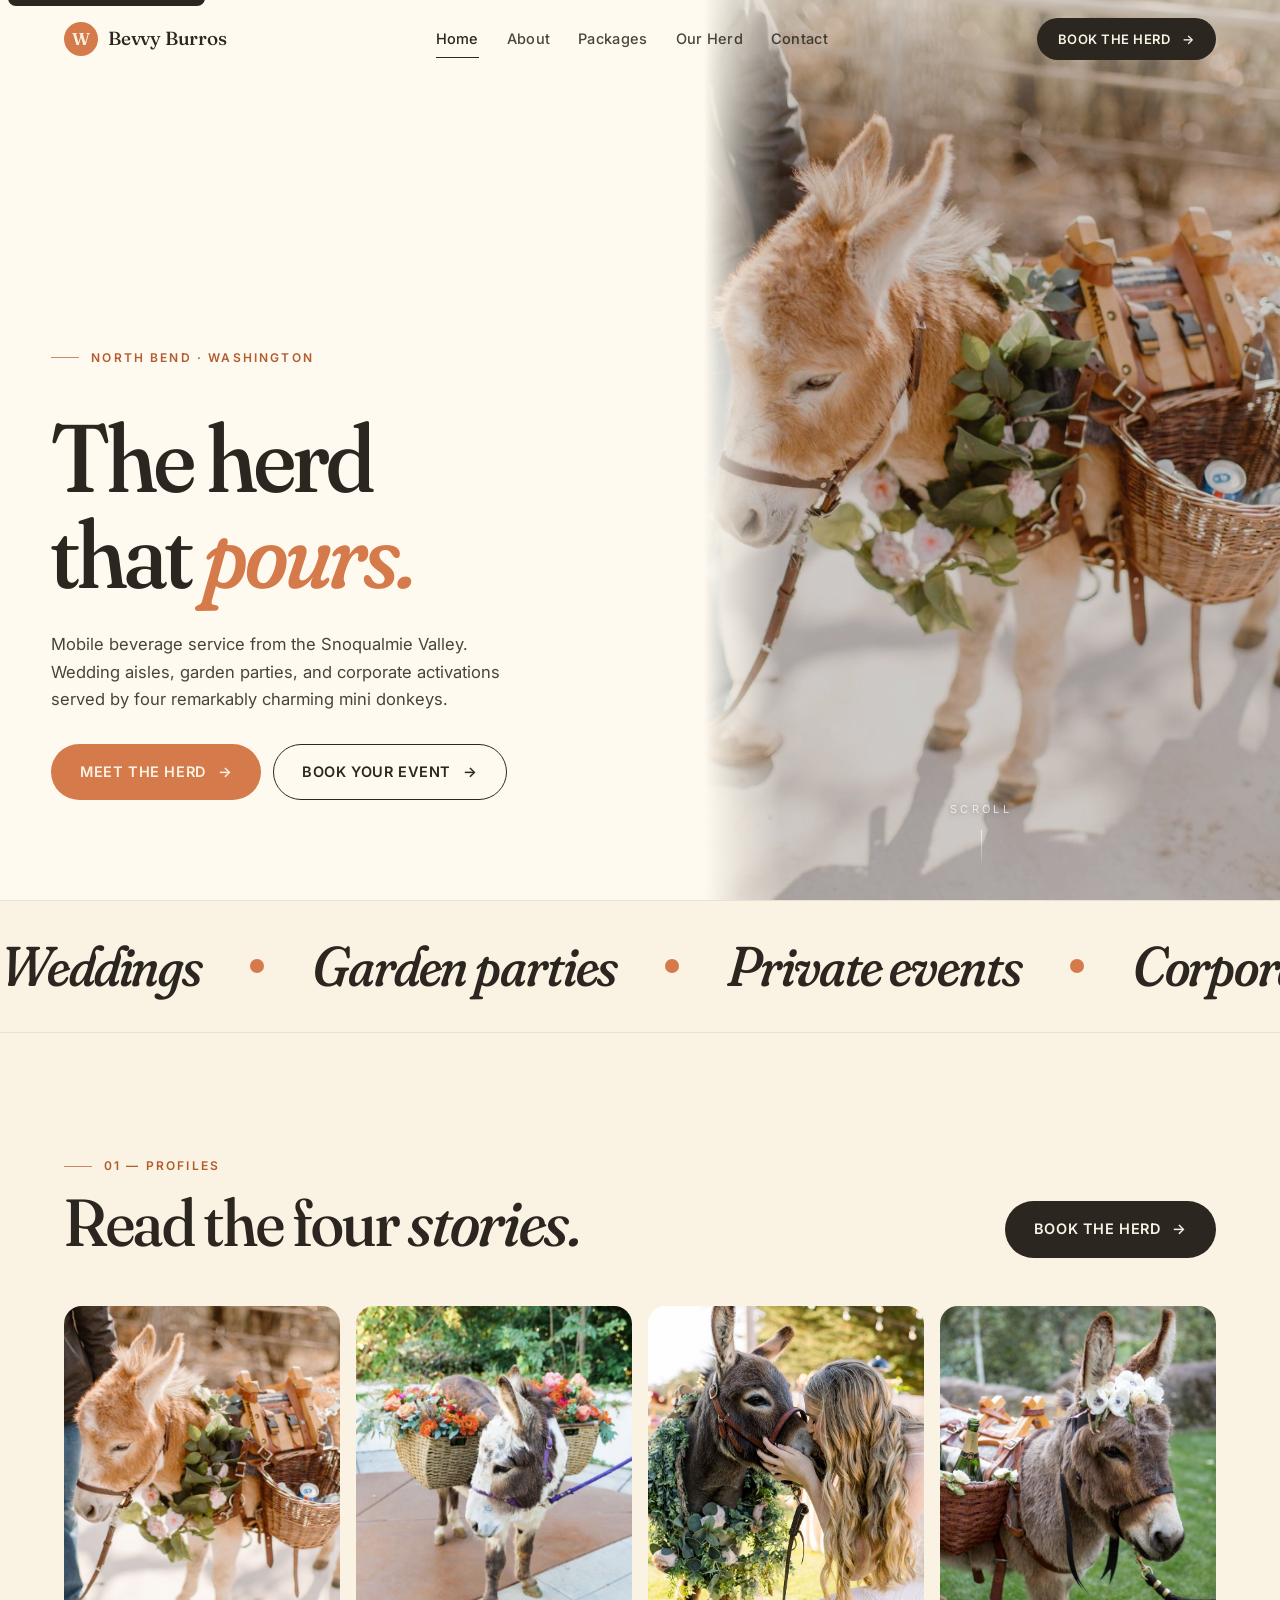
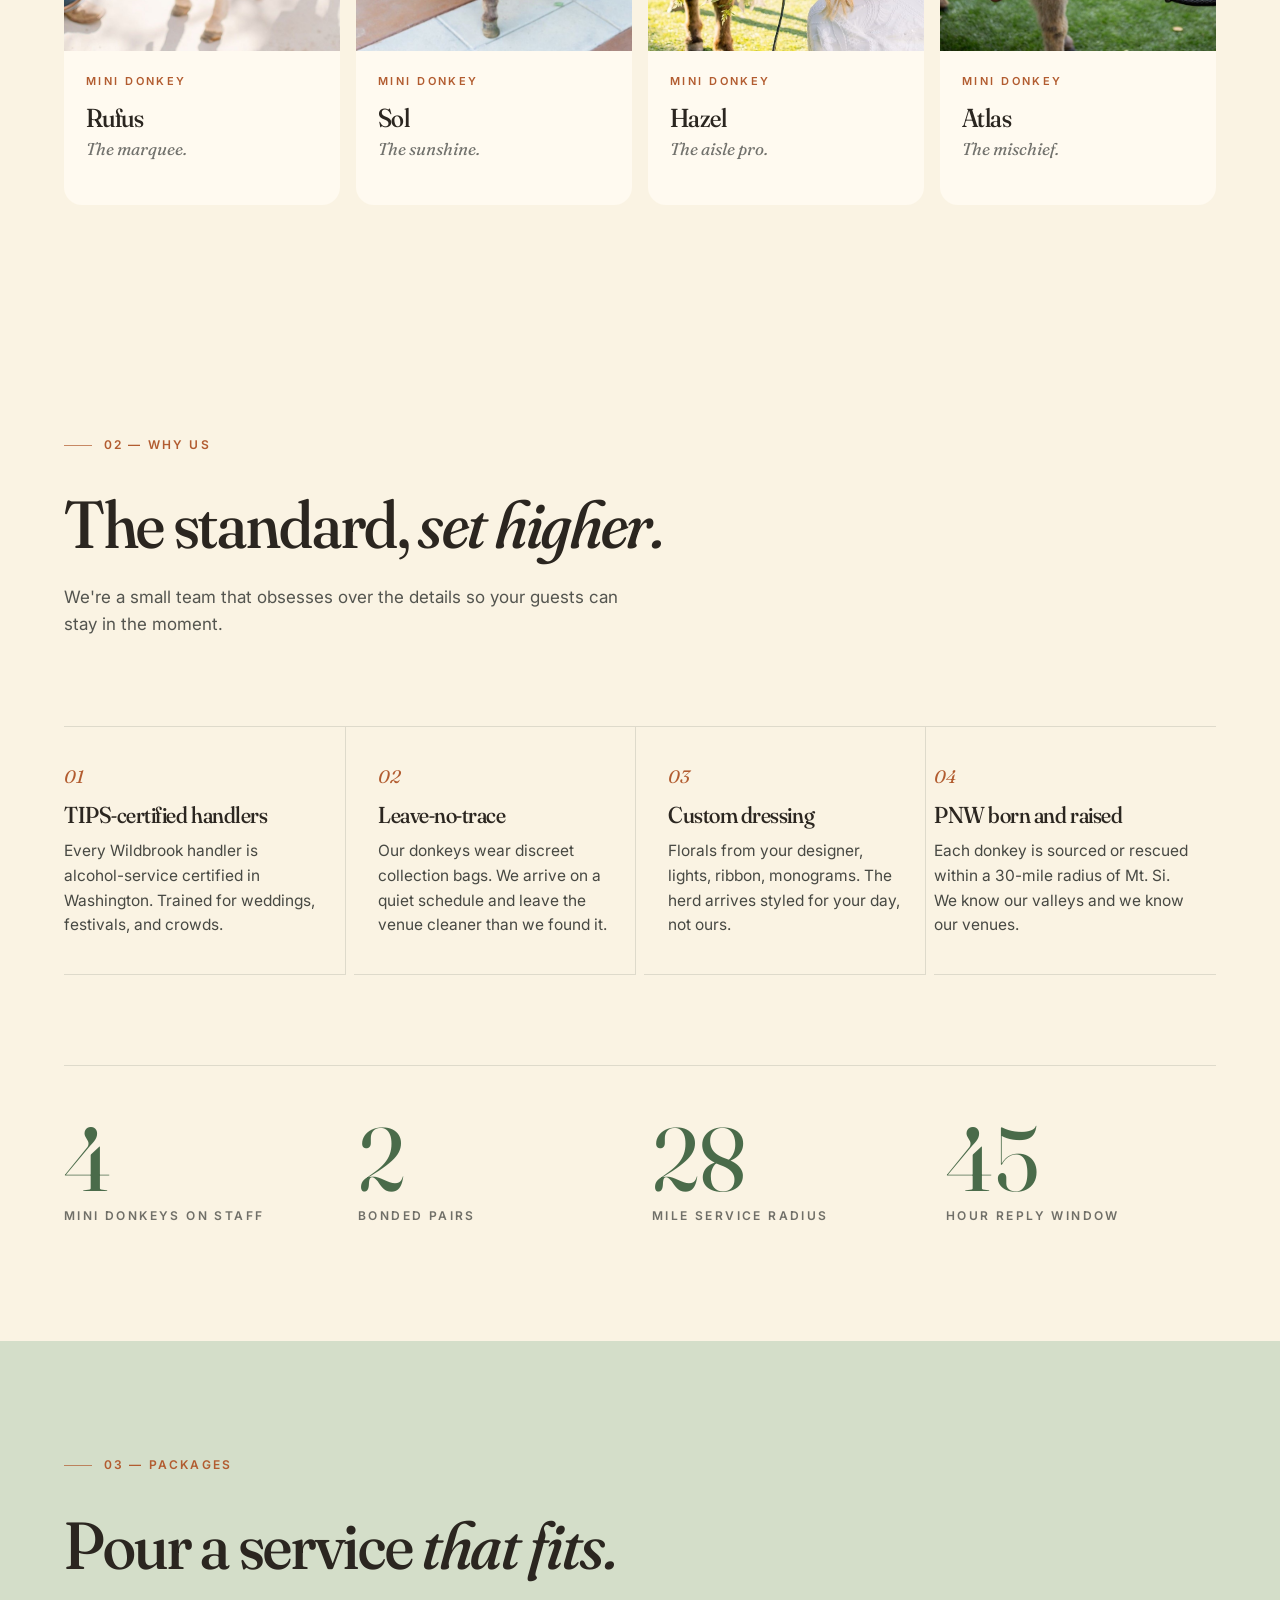
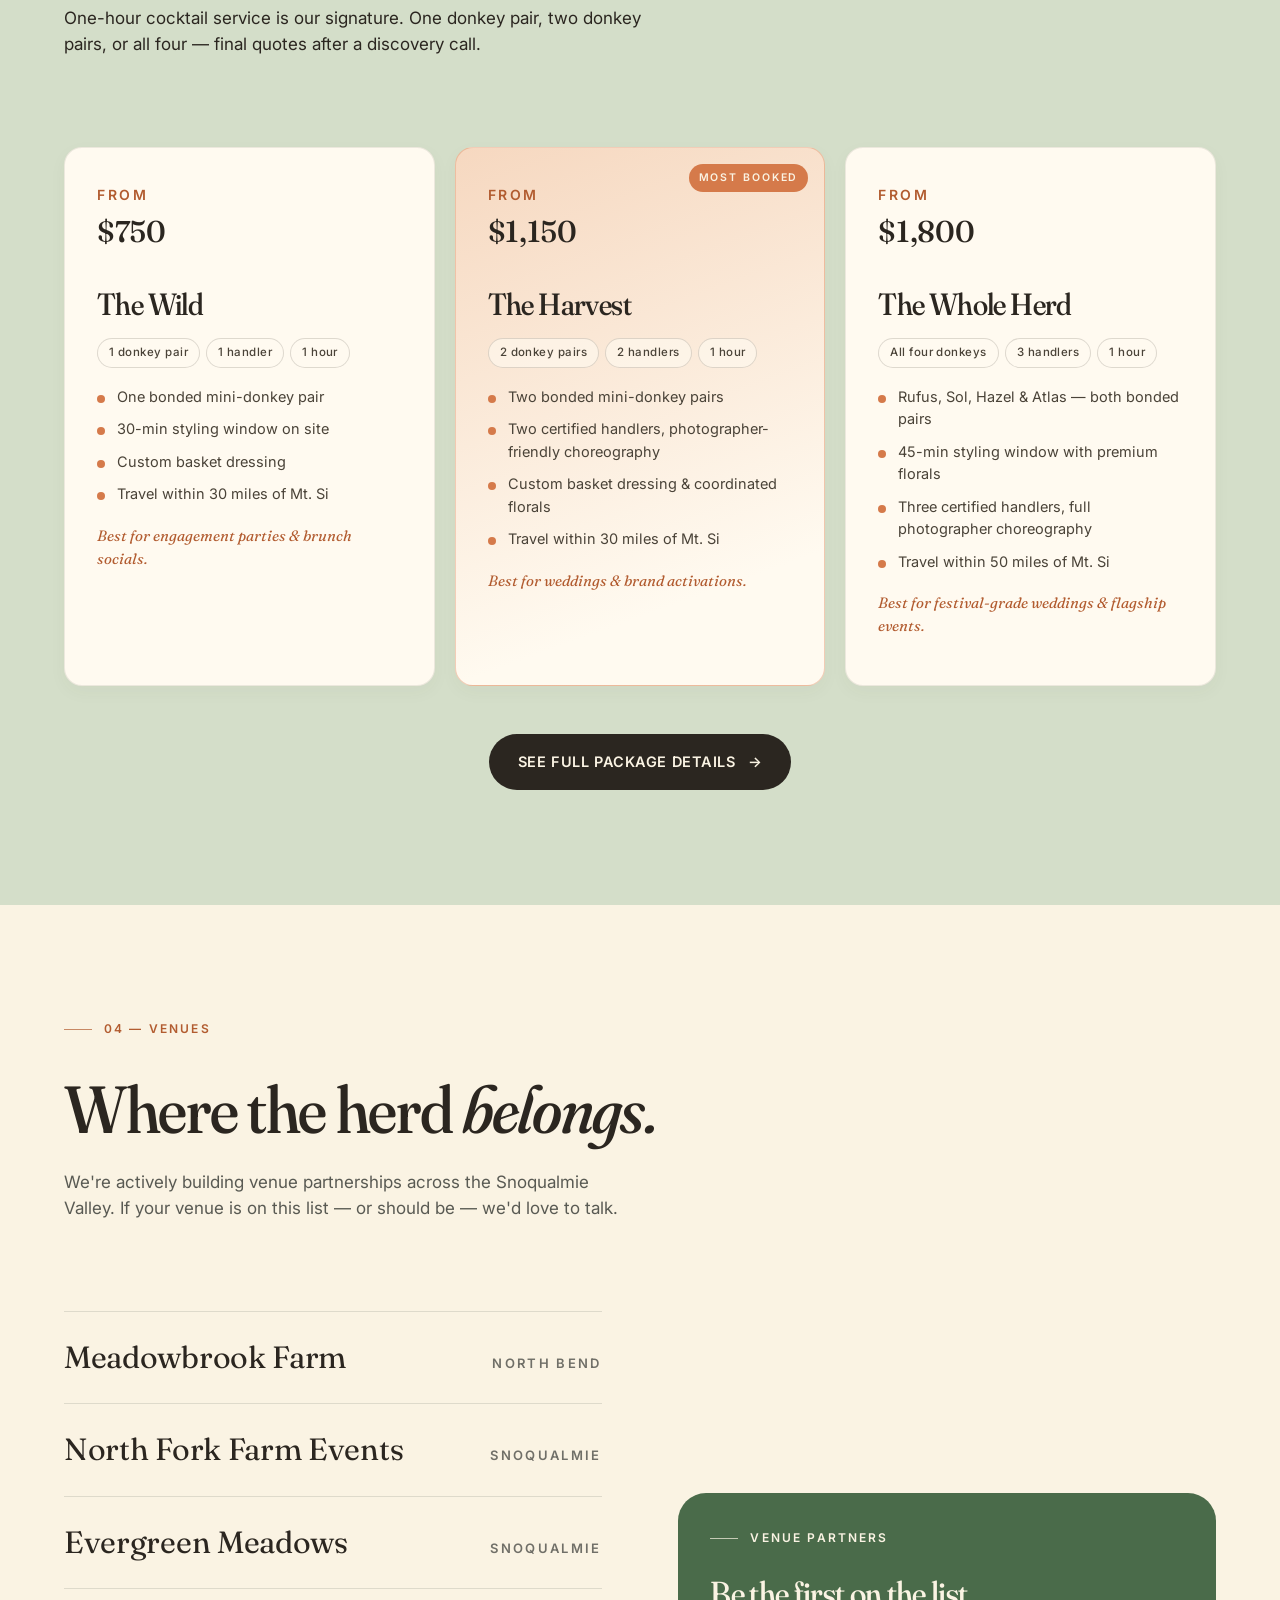
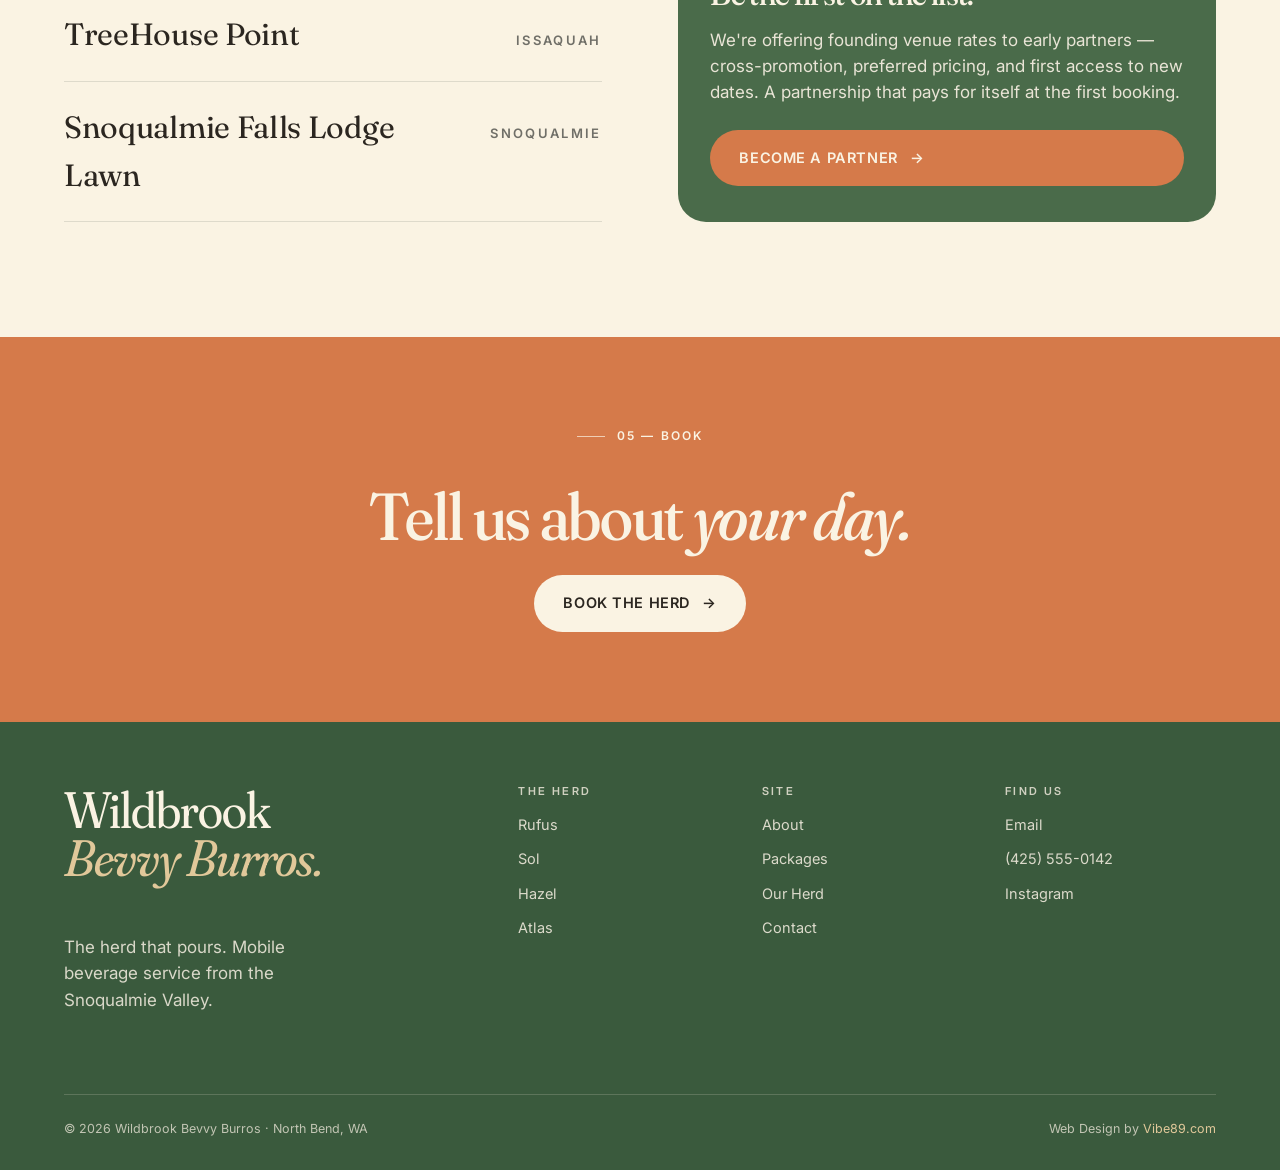
<file: index.html>
<!DOCTYPE html>
<html lang="en">
<head>
  <meta charset="UTF-8" />
  <meta name="viewport" content="width=device-width, initial-scale=1.0" />
  <title>Wildbrook Bevvy Burros — The herd that pours · North Bend, WA</title>
  <meta name="description" content="Wildbrook Bevvy Burros is a mobile beverage service from the Snoqualmie Valley. Four bonded mini donkeys, TIPS-certified handlers, weddings to corporate." />
  <meta name="theme-color" content="#2a3d2c" />
  <link rel="icon" href="favicon.svg" type="image/svg+xml" />
  <link rel="apple-touch-icon" href="favicon.svg" />
  <link rel="canonical" href="https://wildbrookbevvyburros.com/" />

  <meta property="og:type" content="website" />
  <meta property="og:site_name" content="Wildbrook Bevvy Burros" />
  <meta property="og:title" content="Wildbrook Bevvy Burros — The herd that pours" />
  <meta property="og:description" content="Mobile beverage service from the Snoqualmie Valley. Four mini donkeys, ready to serve your event." />
  <meta property="og:url" content="https://wildbrookbevvyburros.com/" />
  <meta property="og:image" content="https://wildbrookbevvyburros.com/images/og-image.svg" />
  <meta property="og:image:width" content="1200" />
  <meta property="og:image:height" content="630" />
  <meta property="og:image:alt" content="Wildbrook Bevvy Burros — The herd that pours." />
  <meta name="twitter:card" content="summary_large_image" />
  <meta name="twitter:title" content="Wildbrook Bevvy Burros" />
  <meta name="twitter:description" content="Mobile beverage service from the Snoqualmie Valley. The herd that pours." />
  <meta name="twitter:image" content="https://wildbrookbevvyburros.com/images/og-image.svg" />

  <link rel="preconnect" href="https://fonts.googleapis.com" />
  <link rel="preconnect" href="https://fonts.gstatic.com" crossorigin />
  <link href="https://fonts.googleapis.com/css2?family=Fraunces:ital,opsz,wght@0,9..144,400;0,9..144,500;0,9..144,600;1,9..144,400;1,9..144,500&family=Inter:wght@400;500;600;700&display=swap" rel="stylesheet" />
  <link rel="stylesheet" href="styles.css" />

  <script type="application/ld+json">
  {
    "@context": "https://schema.org",
    "@type": "LocalBusiness",
    "name": "Wildbrook Bevvy Burros",
    "description": "Mobile beverage service for weddings, corporate events, and private parties — featuring four bonded mini donkeys.",
    "url": "https://wildbrookbevvyburros.com/",
    "image": "https://wildbrookbevvyburros.com/images/og-image.svg",
    "telephone": "+1-425-555-0142",
    "email": "hello@wildbrookbevvyburros.com",
    "address": {
      "@type": "PostalAddress",
      "addressLocality": "North Bend",
      "addressRegion": "WA",
      "addressCountry": "US"
    },
    "areaServed": ["North Bend", "Snoqualmie", "Issaquah", "Seattle"],
    "priceRange": "$$$",
    "sameAs": [
      "https://instagram.com/wildbrookbevvyburros"
    ]
  }
  </script>
</head>
<body>
  <a href="#main" class="skip-link">Skip to main content</a>

  <header class="nav" id="topnav" role="banner">
    <a class="nav__brand" href="index.html" aria-label="Wildbrook Bevvy Burros — Home">
      <span class="nav__mark" aria-hidden="true">W</span>
      <span>Bevvy Burros</span>
    </a>
    <nav class="nav__links" id="nav-panel" aria-label="Primary">
      <a href="index.html" aria-current="page">Home</a>
      <a href="about.html">About</a>
      <a href="packages.html">Packages</a>
      <a href="herd.html">Our Herd</a>
      <a href="contact.html">Contact</a>
    </nav>
    <a class="btn nav__cta" href="contact.html"><span>Book the herd</span><span class="btn__arrow" aria-hidden="true">→</span></a>
    <button class="nav__toggle" type="button" aria-label="Open menu" aria-expanded="false" aria-controls="nav-panel">
      <span></span>
    </button>
  </header>

  <main id="main">
    <!-- HERO -->
    <section class="hero" aria-label="Introduction">
      <div class="hero__panel">
        <p class="eyebrow hero__eyebrow">North Bend · Washington</p>
        <h1 class="hero__title js-split">The herd that <em>pours.</em></h1>
        <p class="hero__lede">Mobile beverage service from the Snoqualmie Valley. Wedding aisles, garden parties, and corporate activations served by four remarkably charming mini donkeys.</p>
        <div class="hero__ctas">
          <a class="btn btn--terra" href="herd.html"><span>Meet the herd</span><span class="btn__arrow" aria-hidden="true">→</span></a>
          <a class="btn btn--ghost" href="contact.html"><span>Book your event</span><span class="btn__arrow" aria-hidden="true">→</span></a>
        </div>
      </div>
      <div class="hero__photo" aria-hidden="true">
        <img src="images/rufus.jpg?v=3" alt="" loading="eager" class="is-active" />
        <img src="images/sol.jpg?v=3" alt="" loading="lazy" />
        <img src="images/hazel.jpg?v=3" alt="" loading="lazy" />
        <img src="images/atlas.jpg?v=3" alt="" loading="lazy" />
        <div class="hero__photo-overlay"></div>
      </div>
      <div class="hero__scroll" aria-hidden="true"><span>Scroll</span></div>
    </section>

    <!-- MARQUEE -->
    <section class="marquee" aria-hidden="true">
      <div class="marquee__track">
        <span>
          <span>Weddings</span><span class="marquee__dot"></span>
          <span>Garden parties</span><span class="marquee__dot"></span>
          <span>Private events</span><span class="marquee__dot"></span>
          <span>Corporate activations</span><span class="marquee__dot"></span>
          <span>Photo moments</span><span class="marquee__dot"></span>
          <span>Tequila donkeys</span><span class="marquee__dot"></span>
          <span>Snoqualmie · Mt. Si</span><span class="marquee__dot"></span>
          <span>Brunch hour · Cocktail hour</span><span class="marquee__dot"></span>
        </span>
        <span aria-hidden="true">
          <span>Weddings</span><span class="marquee__dot"></span>
          <span>Garden parties</span><span class="marquee__dot"></span>
          <span>Private events</span><span class="marquee__dot"></span>
          <span>Corporate activations</span><span class="marquee__dot"></span>
          <span>Photo moments</span><span class="marquee__dot"></span>
          <span>Tequila donkeys</span><span class="marquee__dot"></span>
          <span>Snoqualmie · Mt. Si</span><span class="marquee__dot"></span>
          <span>Brunch hour · Cocktail hour</span><span class="marquee__dot"></span>
        </span>
      </div>
    </section>

    <!-- HERD TEASER -->
    <section class="herd" aria-label="The herd">
      <div class="herd__head">
        <div>
          <p class="eyebrow">01 — Profiles</p>
          <h2>Read the four <em>stories.</em></h2>
        </div>
        <a class="btn" href="contact.html"><span>Book the herd</span><span class="btn__arrow" aria-hidden="true">→</span></a>
      </div>
      <div class="herd__grid">
        <a class="herd-card reveal" href="rufus.html">
          <div class="herd-card__media"><img src="images/rufus.jpg?v=3" alt="Rufus the mini donkey." /></div>
          <div class="herd-card__body">
            <p class="herd-card__species">Mini Donkey</p>
            <h3 class="herd-card__name">Rufus</h3>
            <p class="herd-card__tag">The marquee.</p>
          </div>
        </a>
        <a class="herd-card reveal reveal--delay-1" href="sol.html">
          <div class="herd-card__media"><img src="images/sol.jpg?v=3" alt="Sol the mini donkey." /></div>
          <div class="herd-card__body">
            <p class="herd-card__species">Mini Donkey</p>
            <h3 class="herd-card__name">Sol</h3>
            <p class="herd-card__tag">The sunshine.</p>
          </div>
        </a>
        <a class="herd-card reveal reveal--delay-2" href="hazel.html">
          <div class="herd-card__media"><img src="images/hazel.jpg?v=3" alt="Hazel the mini donkey." /></div>
          <div class="herd-card__body">
            <p class="herd-card__species">Mini Donkey</p>
            <h3 class="herd-card__name">Hazel</h3>
            <p class="herd-card__tag">The aisle pro.</p>
          </div>
        </a>
        <a class="herd-card reveal reveal--delay-3" href="atlas.html">
          <div class="herd-card__media"><img src="images/atlas.jpg?v=3" alt="Atlas the mini donkey." /></div>
          <div class="herd-card__body">
            <p class="herd-card__species">Mini Donkey</p>
            <h3 class="herd-card__name">Atlas</h3>
            <p class="herd-card__tag">The mischief.</p>
          </div>
        </a>
      </div>
    </section>

    <!-- WHY US / PILLARS -->
    <section class="section section--cream pillars" aria-label="Why the Wildbrook way">
      <div class="shell">
        <div class="section__head">
          <p class="eyebrow reveal">02 — Why us</p>
          <h2 class="reveal reveal--delay-1">The standard, <em>set higher.</em></h2>
          <p class="reveal reveal--delay-2" style="max-width:580px; color:rgba(20,24,22,0.72);">We're a small team that obsesses over the details so your guests can stay in the moment.</p>
        </div>
        <div class="pillars__grid">
          <div class="pillar reveal">
            <span class="pillar__num">01</span>
            <h3 class="pillar__title">TIPS-certified handlers</h3>
            <p class="pillar__body">Every Wildbrook handler is alcohol-service certified in Washington. Trained for weddings, festivals, and crowds.</p>
          </div>
          <div class="pillar reveal reveal--delay-1">
            <span class="pillar__num">02</span>
            <h3 class="pillar__title">Leave-no-trace</h3>
            <p class="pillar__body">Our donkeys wear discreet collection bags. We arrive on a quiet schedule and leave the venue cleaner than we found it.</p>
          </div>
          <div class="pillar reveal reveal--delay-2">
            <span class="pillar__num">03</span>
            <h3 class="pillar__title">Custom dressing</h3>
            <p class="pillar__body">Florals from your designer, lights, ribbon, monograms. The herd arrives styled for your day, not ours.</p>
          </div>
          <div class="pillar reveal reveal--delay-3">
            <span class="pillar__num">04</span>
            <h3 class="pillar__title">PNW born and raised</h3>
            <p class="pillar__body">Each donkey is sourced or rescued within a 30-mile radius of Mt. Si. We know our valleys and we know our venues.</p>
          </div>
        </div>

        <div class="stats">
          <div class="stat reveal">
            <span class="stat__num counter" data-counter="4">0</span>
            <span class="stat__label">Mini donkeys on staff</span>
          </div>
          <div class="stat reveal reveal--delay-1">
            <span class="stat__num counter" data-counter="2">0</span>
            <span class="stat__label">Bonded pairs</span>
          </div>
          <div class="stat reveal reveal--delay-2">
            <span class="stat__num counter" data-counter="30">0</span>
            <span class="stat__label">Mile service radius</span>
          </div>
          <div class="stat reveal reveal--delay-3">
            <span class="stat__num counter" data-counter="48">0</span>
            <span class="stat__label">Hour reply window</span>
          </div>
        </div>
      </div>
    </section>

    <!-- PACKAGES TEASER -->
    <section class="section packages" aria-label="Packages">
      <div class="shell">
        <div class="section__head">
          <p class="eyebrow reveal">03 — Packages</p>
          <h2 class="reveal reveal--delay-1">Pour a service <em>that fits.</em></h2>
          <p class="reveal reveal--delay-2" style="max-width:580px;">One-hour cocktail service is our signature. One donkey pair, two donkey pairs, or all four — final quotes after a discovery call.</p>
        </div>
        <div class="packages__grid">
          <article class="pkg reveal">
            <p class="pkg__price">From <strong>$750</strong></p>
            <h3 class="pkg__name">The Wild</h3>
            <div class="pkg__chips">
              <span class="chip">1 donkey pair</span>
              <span class="chip">1 handler</span>
              <span class="chip">1 hour</span>
            </div>
            <ul class="pkg__list">
              <li>One bonded mini-donkey pair</li>
              <li>30-min styling window on site</li>
              <li>Custom basket dressing</li>
              <li>Travel within 30 miles of Mt. Si</li>
            </ul>
            <p class="pkg__best">Best for engagement parties &amp; brunch socials.</p>
          </article>
          <article class="pkg pkg--featured reveal reveal--delay-1">
            <p class="pkg__price">From <strong>$1,150</strong></p>
            <h3 class="pkg__name">The Harvest</h3>
            <div class="pkg__chips">
              <span class="chip">2 donkey pairs</span>
              <span class="chip">2 handlers</span>
              <span class="chip">1 hour</span>
            </div>
            <ul class="pkg__list">
              <li>Two bonded mini-donkey pairs</li>
              <li>Two certified handlers, photographer-friendly choreography</li>
              <li>Custom basket dressing &amp; coordinated florals</li>
              <li>Travel within 30 miles of Mt. Si</li>
            </ul>
            <p class="pkg__best">Best for weddings &amp; brand activations.</p>
          </article>
          <article class="pkg reveal reveal--delay-2">
            <p class="pkg__price">From <strong>$1,800</strong></p>
            <h3 class="pkg__name">The Whole Herd</h3>
            <div class="pkg__chips">
              <span class="chip">All four donkeys</span>
              <span class="chip">3 handlers</span>
              <span class="chip">1 hour</span>
            </div>
            <ul class="pkg__list">
              <li>Rufus, Sol, Hazel &amp; Atlas — both bonded pairs</li>
              <li>45-min styling window with premium florals</li>
              <li>Three certified handlers, full photographer choreography</li>
              <li>Travel within 50 miles of Mt. Si</li>
            </ul>
            <p class="pkg__best">Best for festival-grade weddings &amp; flagship events.</p>
          </article>
        </div>
        <div style="display:flex; justify-content:center; margin-top: var(--space-7);">
          <a class="btn" href="packages.html"><span>See full package details</span><span class="btn__arrow" aria-hidden="true">→</span></a>
        </div>
      </div>
    </section>

    <!-- VENUES TEASER -->
    <section class="section venues" aria-label="Venues we love">
      <div class="shell">
        <div class="section__head">
          <p class="eyebrow reveal">04 — Venues</p>
          <h2 class="reveal reveal--delay-1">Where the herd <em>belongs.</em></h2>
          <p class="reveal reveal--delay-2" style="max-width:580px; color:rgba(20,24,22,0.7);">We're actively building venue partnerships across the Snoqualmie Valley. If your venue is on this list — or should be — we'd love to talk.</p>
        </div>
        <div class="venues__grid">
          <ul class="venues__list">
            <li class="reveal">
              <span class="venues__name">Meadowbrook Farm</span>
              <span class="venues__city">North Bend</span>
            </li>
            <li class="reveal">
              <span class="venues__name">North Fork Farm Events</span>
              <span class="venues__city">Snoqualmie</span>
            </li>
            <li class="reveal">
              <span class="venues__name">Evergreen Meadows</span>
              <span class="venues__city">Snoqualmie</span>
            </li>
            <li class="reveal">
              <span class="venues__name">TreeHouse Point</span>
              <span class="venues__city">Issaquah</span>
            </li>
            <li class="reveal">
              <span class="venues__name">Snoqualmie Falls Lodge Lawn</span>
              <span class="venues__city">Snoqualmie</span>
            </li>
          </ul>
          <aside class="venues__partner reveal reveal--delay-2">
            <p class="eyebrow" style="color:var(--cream);">Venue partners</p>
            <h3>Be the first on the list.</h3>
            <p style="color:rgba(246,239,226,0.92); margin-bottom:8px;">We're offering founding venue rates to early partners — cross-promotion, preferred pricing, and first access to new dates. A partnership that pays for itself at the first booking.</p>
            <a class="btn btn--terra" href="mailto:venues@wildbrookbevvyburros.com"><span>Become a partner</span><span class="btn__arrow" aria-hidden="true">→</span></a>
          </aside>
        </div>
      </div>
    </section>

    <!-- FINAL CTA -->
    <section class="cta-strip" aria-label="Book the herd">
      <p class="eyebrow" style="color:var(--cream);">05 — Book</p>
      <h2>Tell us about <em>your day.</em></h2>
      <a class="btn btn--cream" href="contact.html"><span>Book the herd</span><span class="btn__arrow" aria-hidden="true">→</span></a>
    </section>
  </main>

  <footer class="footer" role="contentinfo">
    <div class="shell">
      <div class="footer__grid">
        <div>
          <p class="footer__brand">Wildbrook<br><em>Bevvy Burros.</em></p>
          <p style="margin-top:18px; color:rgba(246,239,226,0.85); max-width:280px;">The herd that pours. Mobile beverage service from the Snoqualmie Valley.</p>
        </div>
        <div class="footer__col">
          <h4>The herd</h4>
          <ul class="footer__links">
            <li><a href="rufus.html">Rufus</a></li>
            <li><a href="sol.html">Sol</a></li>
            <li><a href="hazel.html">Hazel</a></li>
            <li><a href="atlas.html">Atlas</a></li>
          </ul>
        </div>
        <div class="footer__col">
          <h4>Site</h4>
          <ul class="footer__links">
            <li><a href="about.html">About</a></li>
            <li><a href="packages.html">Packages</a></li>
            <li><a href="herd.html">Our Herd</a></li>
            <li><a href="contact.html">Contact</a></li>
          </ul>
        </div>
        <div class="footer__col">
          <h4>Find us</h4>
          <ul class="footer__links">
            <li><a href="mailto:hello@wildbrookbevvyburros.com">Email</a></li>
            <li><a href="tel:+14255550142">(425) 555-0142</a></li>
            <li><a href="https://instagram.com" target="_blank" rel="noopener">Instagram</a></li>
          </ul>
        </div>
      </div>
      <div class="footer__legal">
        <span>© 2026 Wildbrook Bevvy Burros · North Bend, WA</span>
        <span>Web Design by <a href="https://vibe89.com" target="_blank" rel="noopener" style="color:var(--brass-soft);">Vibe89.com</a></span>
      </div>
    </div>
  </footer>

  <script src="script.js" defer></script>
</body>
</html>
</file>
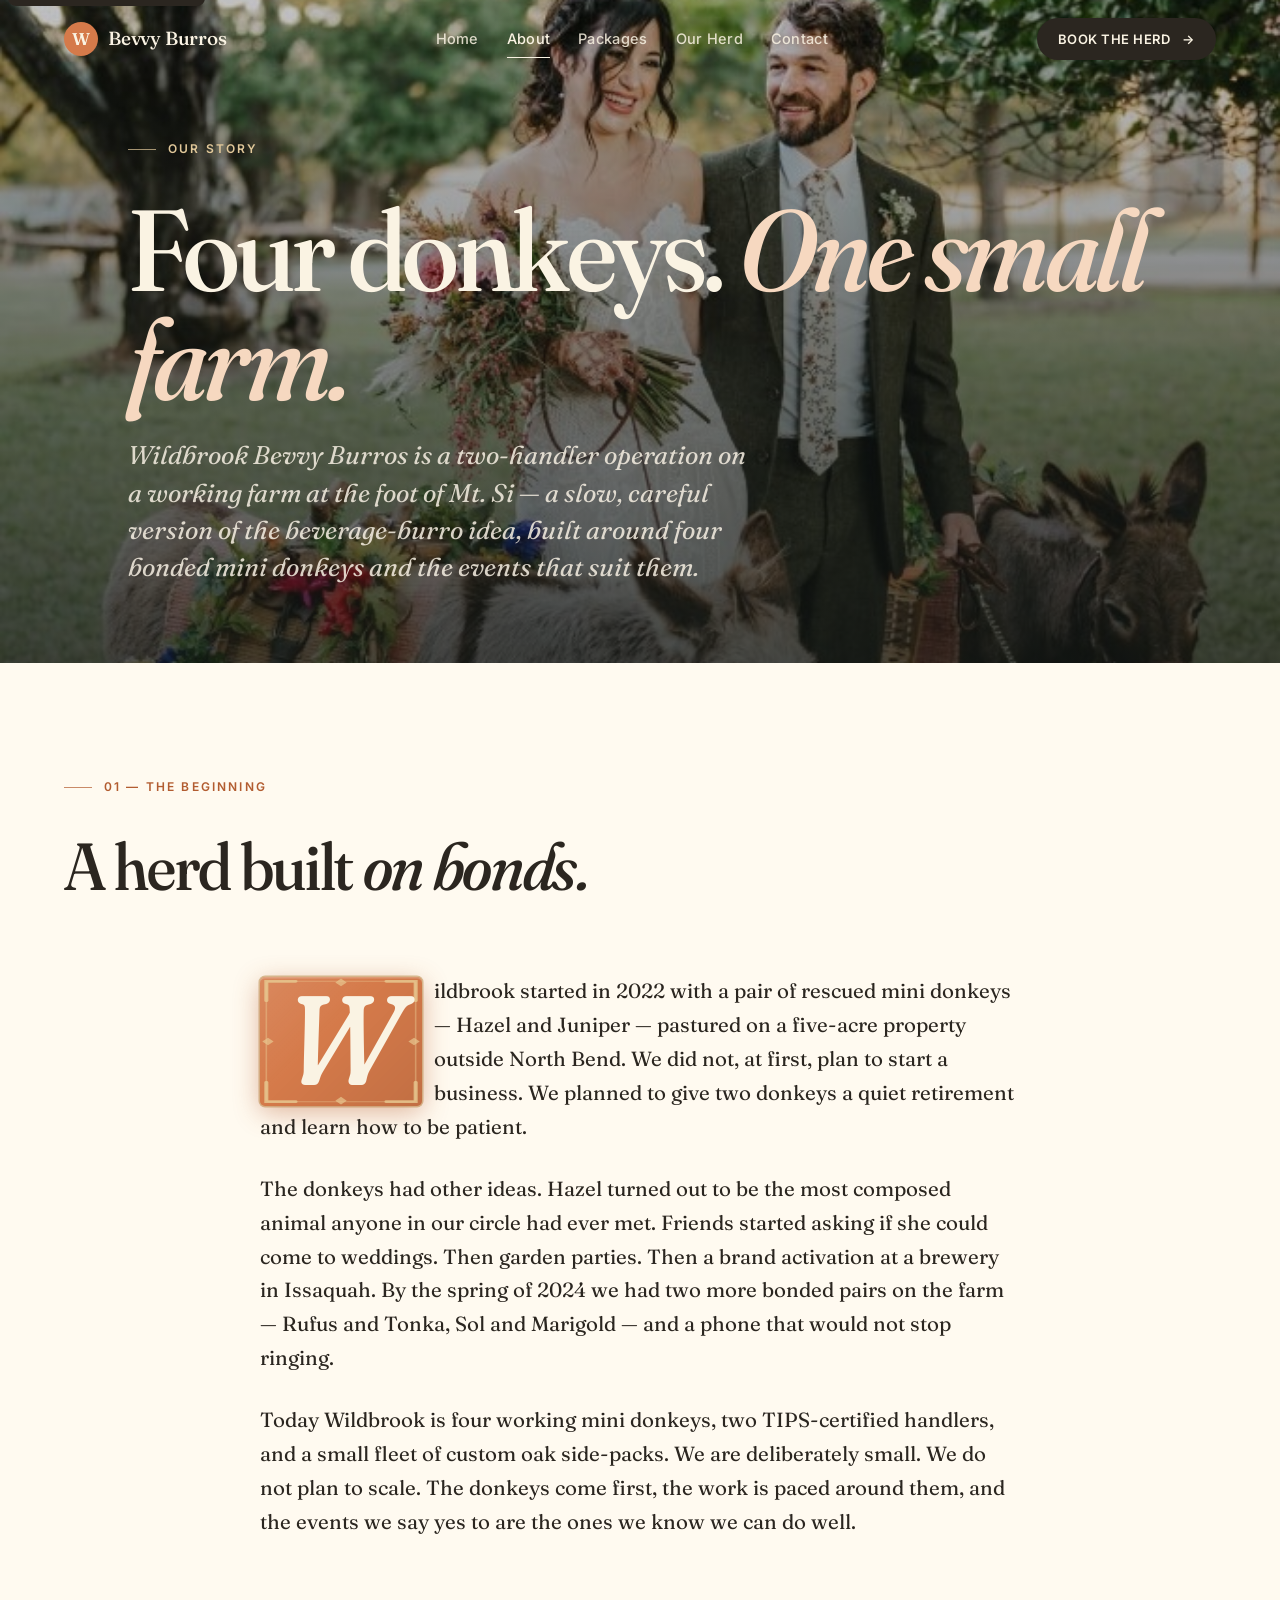
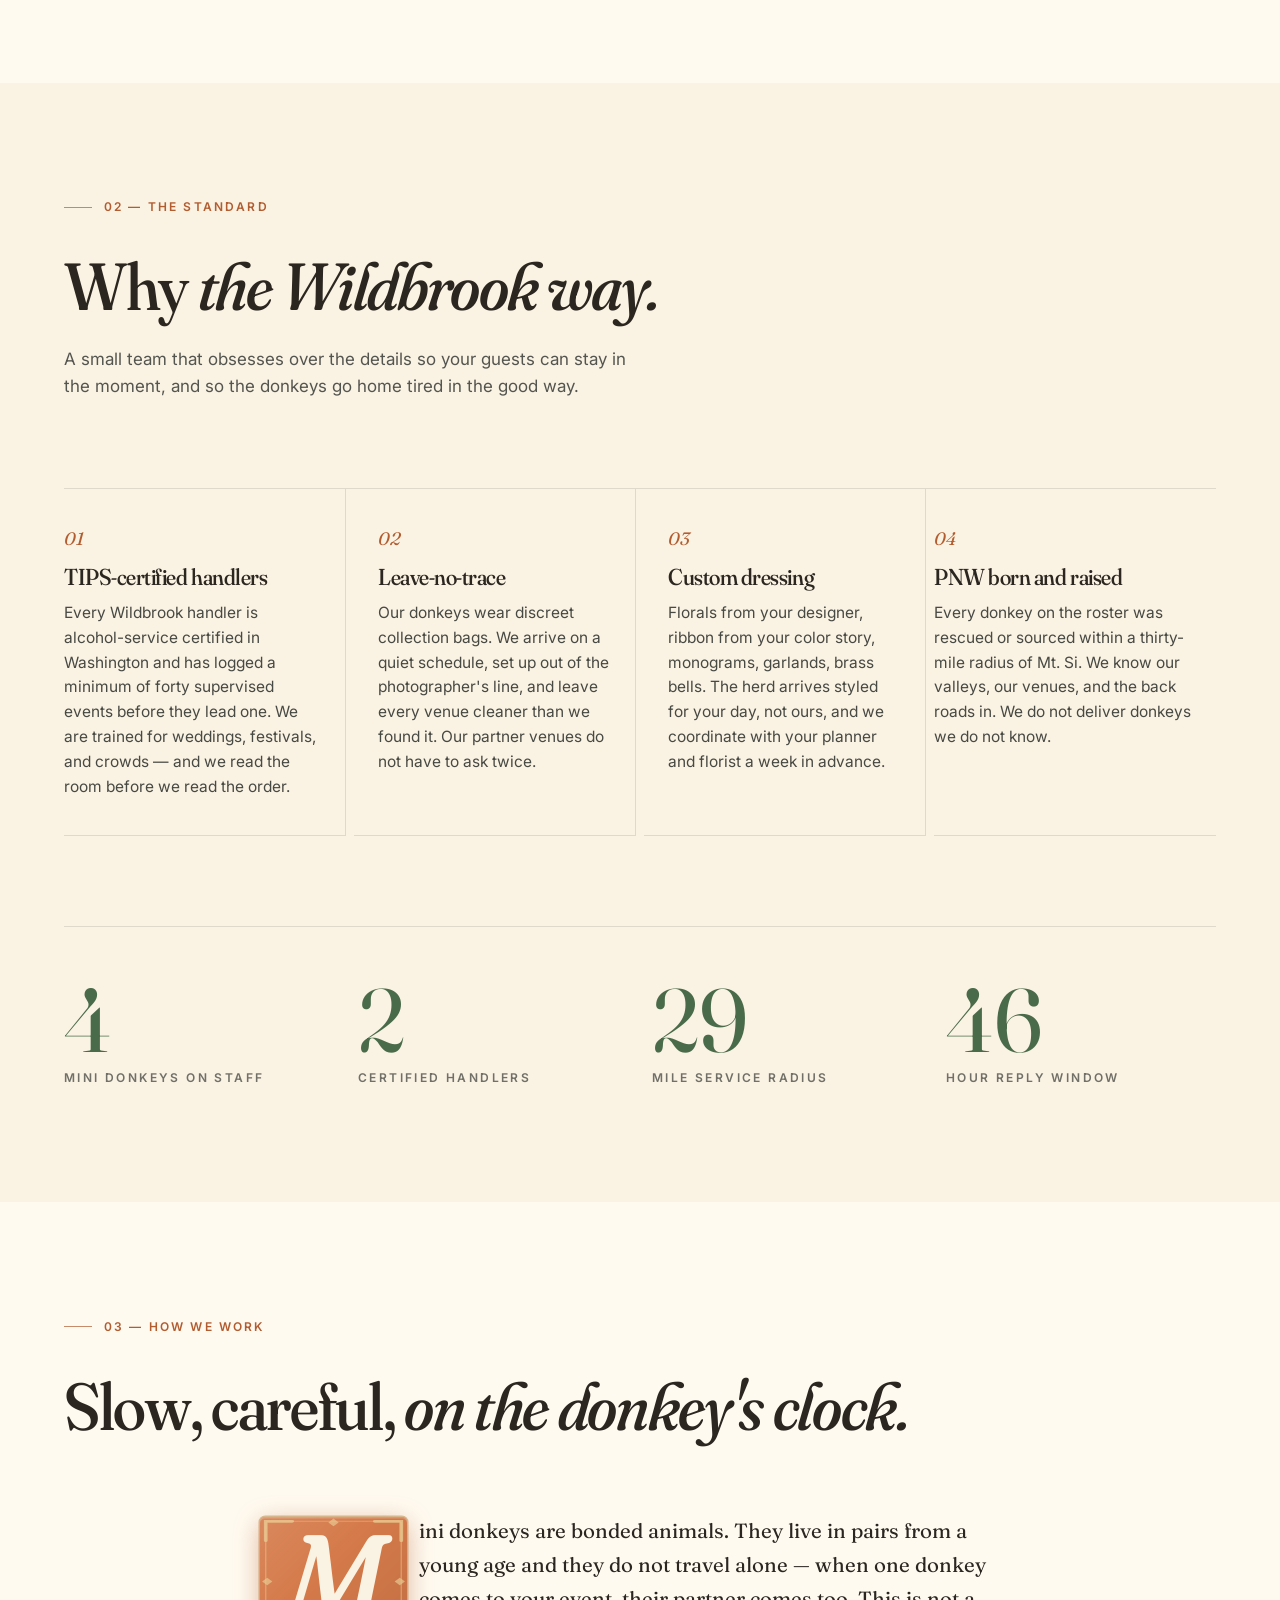
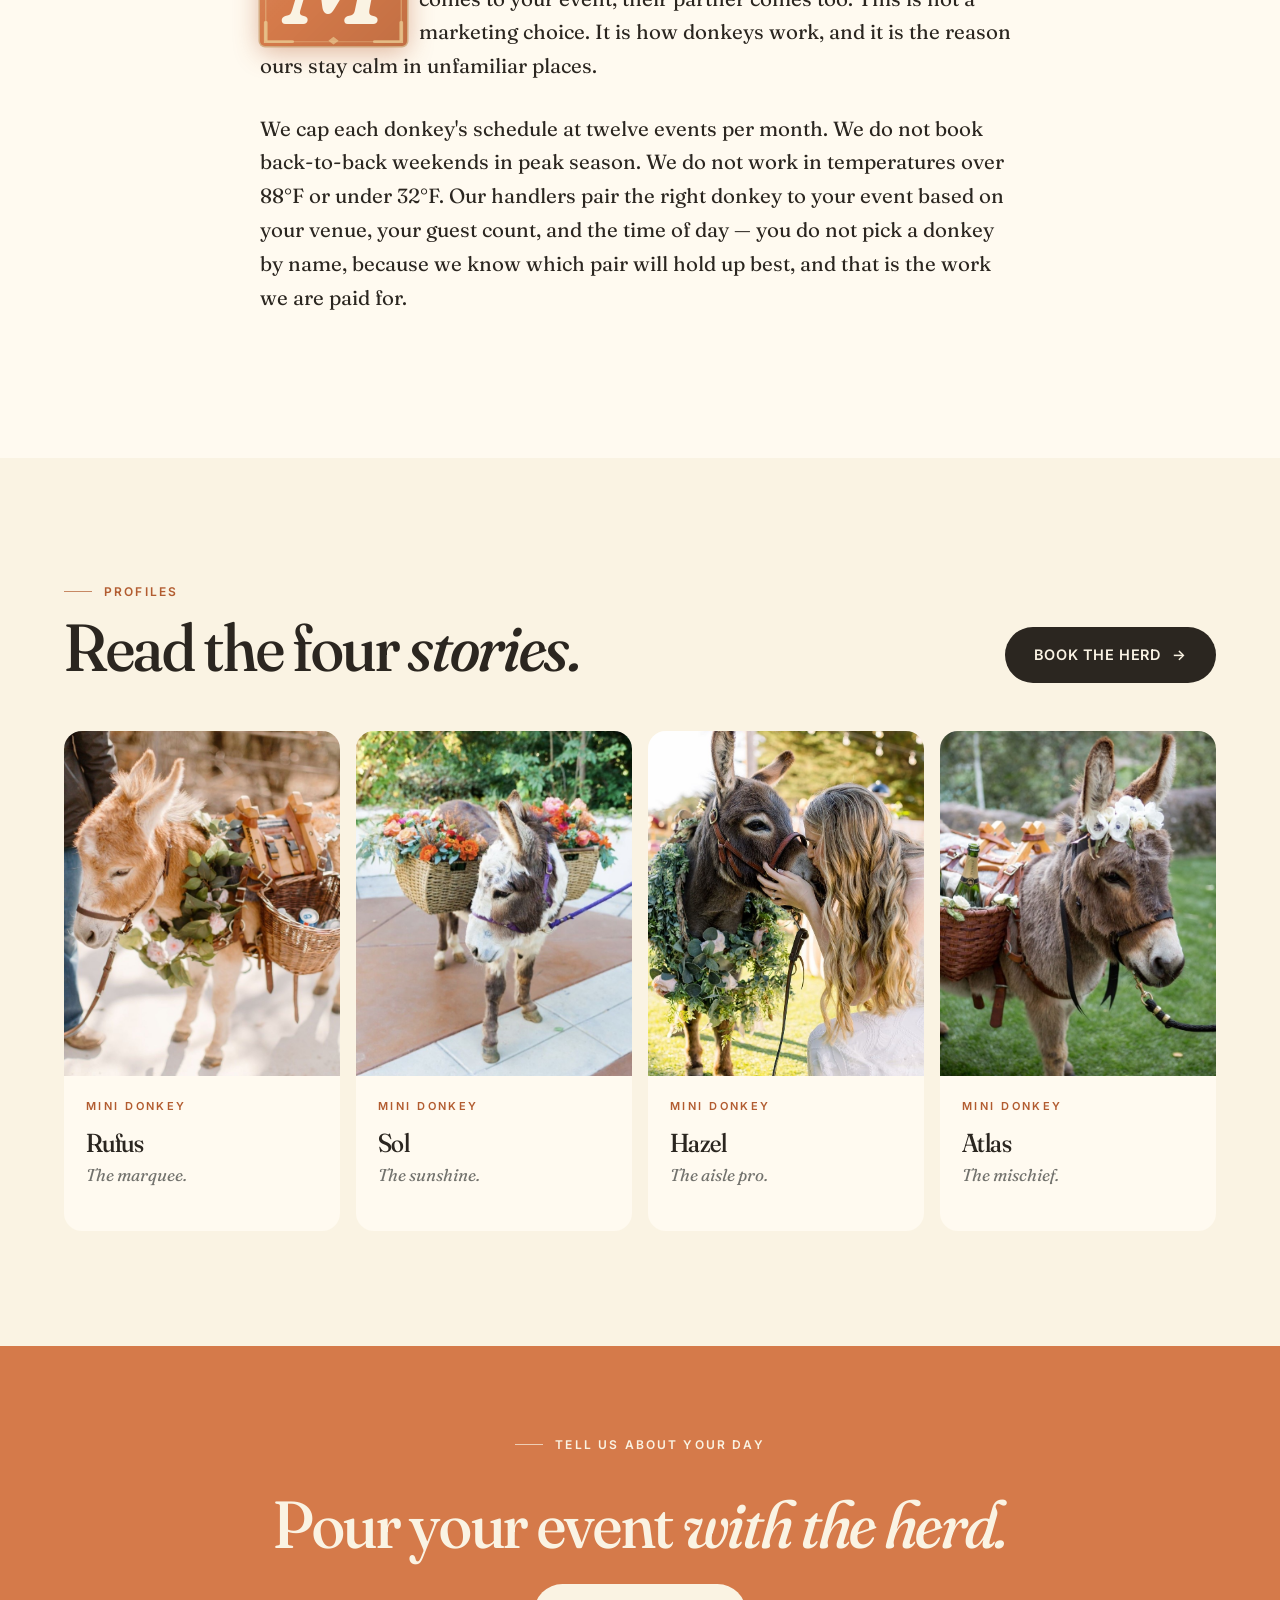
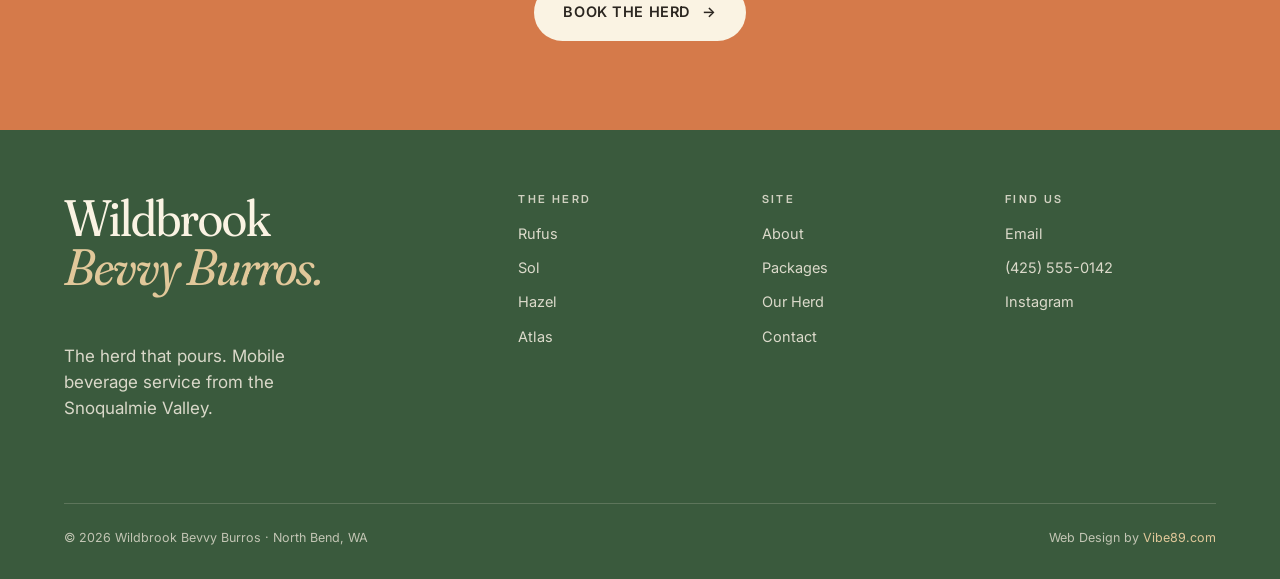
<file: about.html>
<!DOCTYPE html>
<html lang="en">
<head>
  <meta charset="UTF-8" />
  <meta name="viewport" content="width=device-width, initial-scale=1.0" />
  <title>About — Wildbrook Bevvy Burros · The herd that pours</title>
  <meta name="description" content="Four mini donkeys, two handlers, one farm in the Snoqualmie Valley. The Wildbrook story — how a North Bend rescue project became Washington's premier mobile beverage burro service." />
  <meta name="theme-color" content="#2a3d2c" />
  <link rel="icon" href="favicon.svg" type="image/svg+xml" />
  <link rel="canonical" href="https://wildbrookbevvyburros.com/about.html" />
  <meta property="og:title" content="About — Wildbrook Bevvy Burros" />
  <meta property="og:description" content="Four mini donkeys, two handlers, one farm in the Snoqualmie Valley." />
  <meta property="og:image" content="https://wildbrookbevvyburros.com/images/og-image.svg" />
  <meta property="og:type" content="website" />
  <link rel="preconnect" href="https://fonts.googleapis.com" />
  <link rel="preconnect" href="https://fonts.gstatic.com" crossorigin />
  <link href="https://fonts.googleapis.com/css2?family=Fraunces:ital,opsz,wght@0,9..144,400;0,9..144,500;0,9..144,600;1,9..144,400;1,9..144,500&family=Inter:wght@400;500;600;700&display=swap" rel="stylesheet" />
  <link rel="stylesheet" href="styles.css" />
</head>
<body>
  <a href="#main" class="skip-link">Skip to main content</a>

  <header class="nav nav--on-dark" id="topnav" role="banner">
    <a class="nav__brand" href="index.html" aria-label="Wildbrook Bevvy Burros — Home">
      <span class="nav__mark" aria-hidden="true">W</span>
      <span>Bevvy Burros</span>
    </a>
    <nav class="nav__links" id="nav-panel" aria-label="Primary">
      <a href="index.html">Home</a>
      <a href="about.html" aria-current="page">About</a>
      <a href="packages.html">Packages</a>
      <a href="herd.html">Our Herd</a>
      <a href="contact.html">Contact</a>
    </nav>
    <a class="btn nav__cta" href="contact.html"><span>Book the herd</span><span class="btn__arrow" aria-hidden="true">→</span></a>
    <button class="nav__toggle" type="button" aria-label="Open menu" aria-expanded="false" aria-controls="nav-panel"><span></span></button>
  </header>

  <main id="main">
    <section class="page-hero" aria-label="About Wildbrook Bevvy Burros">
      <div class="page-hero__bg" aria-hidden="true">
        <img src="images/scene-meadow.jpg?v=3" alt="" />
      </div>
      <div class="page-hero__inner">
        <p class="eyebrow page-hero__eyebrow">Our story</p>
        <h1 class="page-hero__title">Four donkeys. <em>One small farm.</em></h1>
        <p class="page-hero__lede">Wildbrook Bevvy Burros is a two-handler operation on a working farm at the foot of Mt. Si — a slow, careful version of the beverage-burro idea, built around four bonded mini donkeys and the events that suit them.</p>
      </div>
    </section>

    <section class="section" aria-label="Our story">
      <div class="shell">
        <div class="section__head">
          <p class="eyebrow reveal">01 — The beginning</p>
          <h2 class="reveal reveal--delay-1">A herd built <em>on bonds.</em></h2>
        </div>
        <div class="animal__story editorial reveal reveal--delay-2" style="max-width: 760px; margin-inline: auto;">
          <p>Wildbrook started in 2022 with a pair of rescued mini donkeys — Hazel and Juniper — pastured on a five-acre property outside North Bend. We did not, at first, plan to start a business. We planned to give two donkeys a quiet retirement and learn how to be patient.</p>
          <p>The donkeys had other ideas. Hazel turned out to be the most composed animal anyone in our circle had ever met. Friends started asking if she could come to weddings. Then garden parties. Then a brand activation at a brewery in Issaquah. By the spring of 2024 we had two more bonded pairs on the farm — Rufus and Tonka, Sol and Marigold — and a phone that would not stop ringing.</p>
          <p>Today Wildbrook is four working mini donkeys, two TIPS-certified handlers, and a small fleet of custom oak side-packs. We are deliberately small. We do not plan to scale. The donkeys come first, the work is paced around them, and the events we say yes to are the ones we know we can do well.</p>
        </div>
      </div>
    </section>

    <section class="section section--cream pillars" aria-label="Why the Wildbrook way">
      <div class="shell">
        <div class="section__head">
          <p class="eyebrow reveal">02 — The standard</p>
          <h2 class="reveal reveal--delay-1">Why <em>the Wildbrook way.</em></h2>
          <p class="reveal reveal--delay-2" style="max-width:580px; color:rgba(20,24,22,0.72);">A small team that obsesses over the details so your guests can stay in the moment, and so the donkeys go home tired in the good way.</p>
        </div>
        <div class="pillars__grid">
          <div class="pillar reveal">
            <span class="pillar__num">01</span>
            <h3 class="pillar__title">TIPS-certified handlers</h3>
            <p class="pillar__body">Every Wildbrook handler is alcohol-service certified in Washington and has logged a minimum of forty supervised events before they lead one. We are trained for weddings, festivals, and crowds — and we read the room before we read the order.</p>
          </div>
          <div class="pillar reveal reveal--delay-1">
            <span class="pillar__num">02</span>
            <h3 class="pillar__title">Leave-no-trace</h3>
            <p class="pillar__body">Our donkeys wear discreet collection bags. We arrive on a quiet schedule, set up out of the photographer's line, and leave every venue cleaner than we found it. Our partner venues do not have to ask twice.</p>
          </div>
          <div class="pillar reveal reveal--delay-2">
            <span class="pillar__num">03</span>
            <h3 class="pillar__title">Custom dressing</h3>
            <p class="pillar__body">Florals from your designer, ribbon from your color story, monograms, garlands, brass bells. The herd arrives styled for your day, not ours, and we coordinate with your planner and florist a week in advance.</p>
          </div>
          <div class="pillar reveal reveal--delay-3">
            <span class="pillar__num">04</span>
            <h3 class="pillar__title">PNW born and raised</h3>
            <p class="pillar__body">Every donkey on the roster was rescued or sourced within a thirty-mile radius of Mt. Si. We know our valleys, our venues, and the back roads in. We do not deliver donkeys we do not know.</p>
          </div>
        </div>

        <div class="stats">
          <div class="stat reveal">
            <span class="stat__num counter" data-counter="4">0</span>
            <span class="stat__label">Mini donkeys on staff</span>
          </div>
          <div class="stat reveal reveal--delay-1">
            <span class="stat__num counter" data-counter="2">0</span>
            <span class="stat__label">Certified handlers</span>
          </div>
          <div class="stat reveal reveal--delay-2">
            <span class="stat__num counter" data-counter="30">0</span>
            <span class="stat__label">Mile service radius</span>
          </div>
          <div class="stat reveal reveal--delay-3">
            <span class="stat__num counter" data-counter="48">0</span>
            <span class="stat__label">Hour reply window</span>
          </div>
        </div>
      </div>
    </section>

    <section class="section" aria-label="How we work">
      <div class="shell">
        <div class="section__head">
          <p class="eyebrow reveal">03 — How we work</p>
          <h2 class="reveal reveal--delay-1">Slow, careful, <em>on the donkey's clock.</em></h2>
        </div>
        <div class="animal__story editorial reveal reveal--delay-2" style="max-width: 760px; margin-inline: auto;">
          <p>Mini donkeys are bonded animals. They live in pairs from a young age and they do not travel alone — when one donkey comes to your event, their partner comes too. This is not a marketing choice. It is how donkeys work, and it is the reason ours stay calm in unfamiliar places.</p>
          <p>We cap each donkey's schedule at twelve events per month. We do not book back-to-back weekends in peak season. We do not work in temperatures over 88°F or under 32°F. Our handlers pair the right donkey to your event based on your venue, your guest count, and the time of day — you do not pick a donkey by name, because we know which pair will hold up best, and that is the work we are paid for.</p>
        </div>
      </div>
    </section>

    <section class="herd" aria-label="All four donkey profiles">
      <div class="herd__head">
        <div>
          <p class="eyebrow">Profiles</p>
          <h2>Read the four <em>stories.</em></h2>
        </div>
        <a class="btn" href="contact.html"><span>Book the herd</span><span class="btn__arrow" aria-hidden="true">→</span></a>
      </div>
      <div class="herd__grid">
        <a class="herd-card" href="rufus.html">
          <div class="herd-card__media"><img src="images/rufus.jpg?v=3" alt="Rufus the mini donkey." /></div>
          <div class="herd-card__body">
            <p class="herd-card__species">Mini Donkey</p>
            <h3 class="herd-card__name">Rufus</h3>
            <p class="herd-card__tag">The marquee.</p>
          </div>
        </a>
        <a class="herd-card" href="sol.html">
          <div class="herd-card__media"><img src="images/sol.jpg?v=3" alt="Sol the mini donkey." /></div>
          <div class="herd-card__body">
            <p class="herd-card__species">Mini Donkey</p>
            <h3 class="herd-card__name">Sol</h3>
            <p class="herd-card__tag">The sunshine.</p>
          </div>
        </a>
        <a class="herd-card" href="hazel.html">
          <div class="herd-card__media"><img src="images/hazel.jpg?v=3" alt="Hazel the mini donkey." /></div>
          <div class="herd-card__body">
            <p class="herd-card__species">Mini Donkey</p>
            <h3 class="herd-card__name">Hazel</h3>
            <p class="herd-card__tag">The aisle pro.</p>
          </div>
        </a>
        <a class="herd-card" href="atlas.html">
          <div class="herd-card__media"><img src="images/atlas.jpg?v=3" alt="Atlas the mini donkey." /></div>
          <div class="herd-card__body">
            <p class="herd-card__species">Mini Donkey</p>
            <h3 class="herd-card__name">Atlas</h3>
            <p class="herd-card__tag">The mischief.</p>
          </div>
        </a>
      </div>
    </section>

    <section class="cta-strip" aria-label="Book the herd">
      <p class="eyebrow" style="color:var(--cream);">Tell us about your day</p>
      <h2>Pour your event <em>with the herd.</em></h2>
      <a class="btn btn--cream" href="contact.html"><span>Book the herd</span><span class="btn__arrow" aria-hidden="true">→</span></a>
    </section>
  </main>

  <footer class="footer" role="contentinfo">
    <div class="shell">
      <div class="footer__grid">
        <div>
          <p class="footer__brand">Wildbrook<br><em>Bevvy Burros.</em></p>
          <p style="margin-top:18px; color:rgba(246,239,226,0.85); max-width:280px;">The herd that pours. Mobile beverage service from the Snoqualmie Valley.</p>
        </div>
        <div class="footer__col">
          <h4>The herd</h4>
          <ul class="footer__links">
            <li><a href="rufus.html">Rufus</a></li>
            <li><a href="sol.html">Sol</a></li>
            <li><a href="hazel.html">Hazel</a></li>
            <li><a href="atlas.html">Atlas</a></li>
          </ul>
        </div>
        <div class="footer__col">
          <h4>Site</h4>
          <ul class="footer__links">
            <li><a href="about.html" aria-current="page">About</a></li>
            <li><a href="packages.html">Packages</a></li>
            <li><a href="herd.html">Our Herd</a></li>
            <li><a href="contact.html">Contact</a></li>
          </ul>
        </div>
        <div class="footer__col">
          <h4>Find us</h4>
          <ul class="footer__links">
            <li><a href="mailto:hello@wildbrookbevvyburros.com">Email</a></li>
            <li><a href="tel:+14255550142">(425) 555-0142</a></li>
            <li><a href="https://instagram.com" target="_blank" rel="noopener">Instagram</a></li>
          </ul>
        </div>
      </div>
      <div class="footer__legal">
        <span>© 2026 Wildbrook Bevvy Burros · North Bend, WA</span>
        <span>Web Design by <a href="https://vibe89.com" target="_blank" rel="noopener" style="color:var(--brass-soft);">Vibe89.com</a></span>
      </div>
    </div>
  </footer>

  <script src="script.js" defer></script>
</body>
</html>
</file>
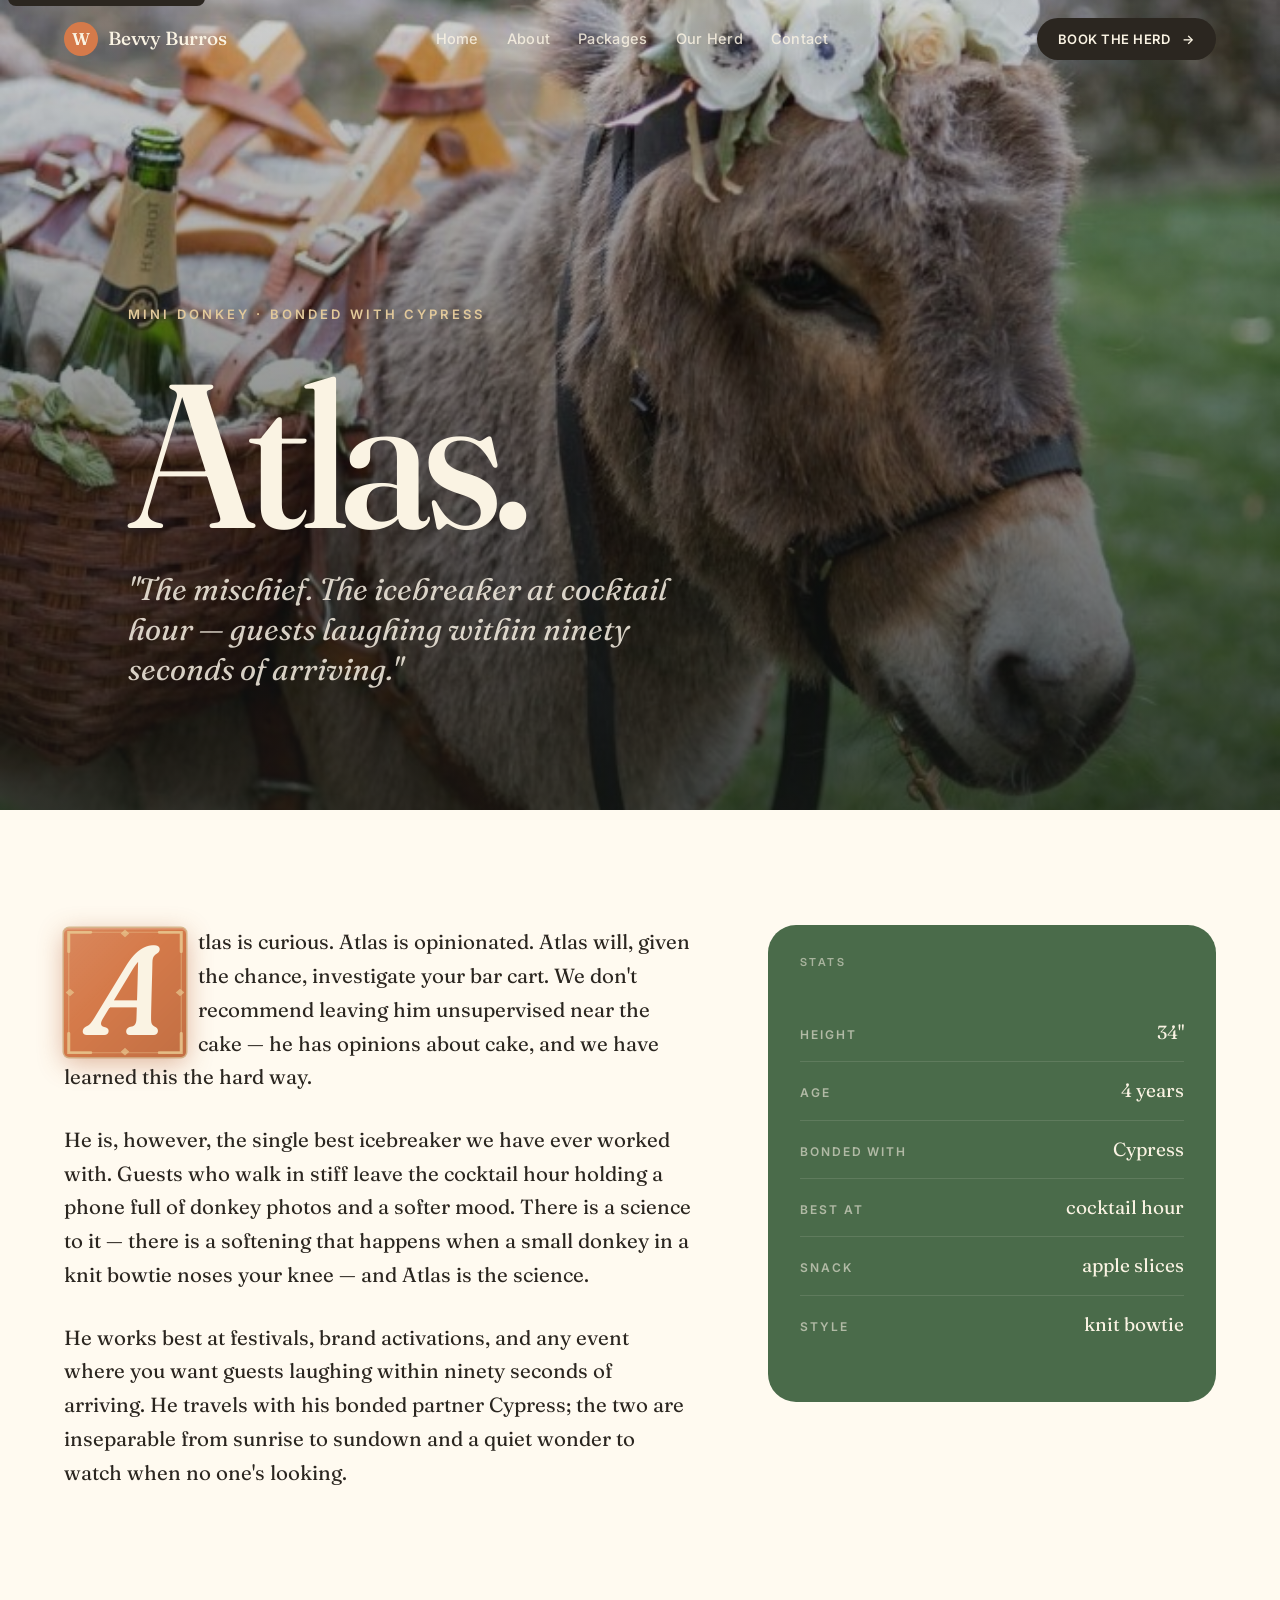
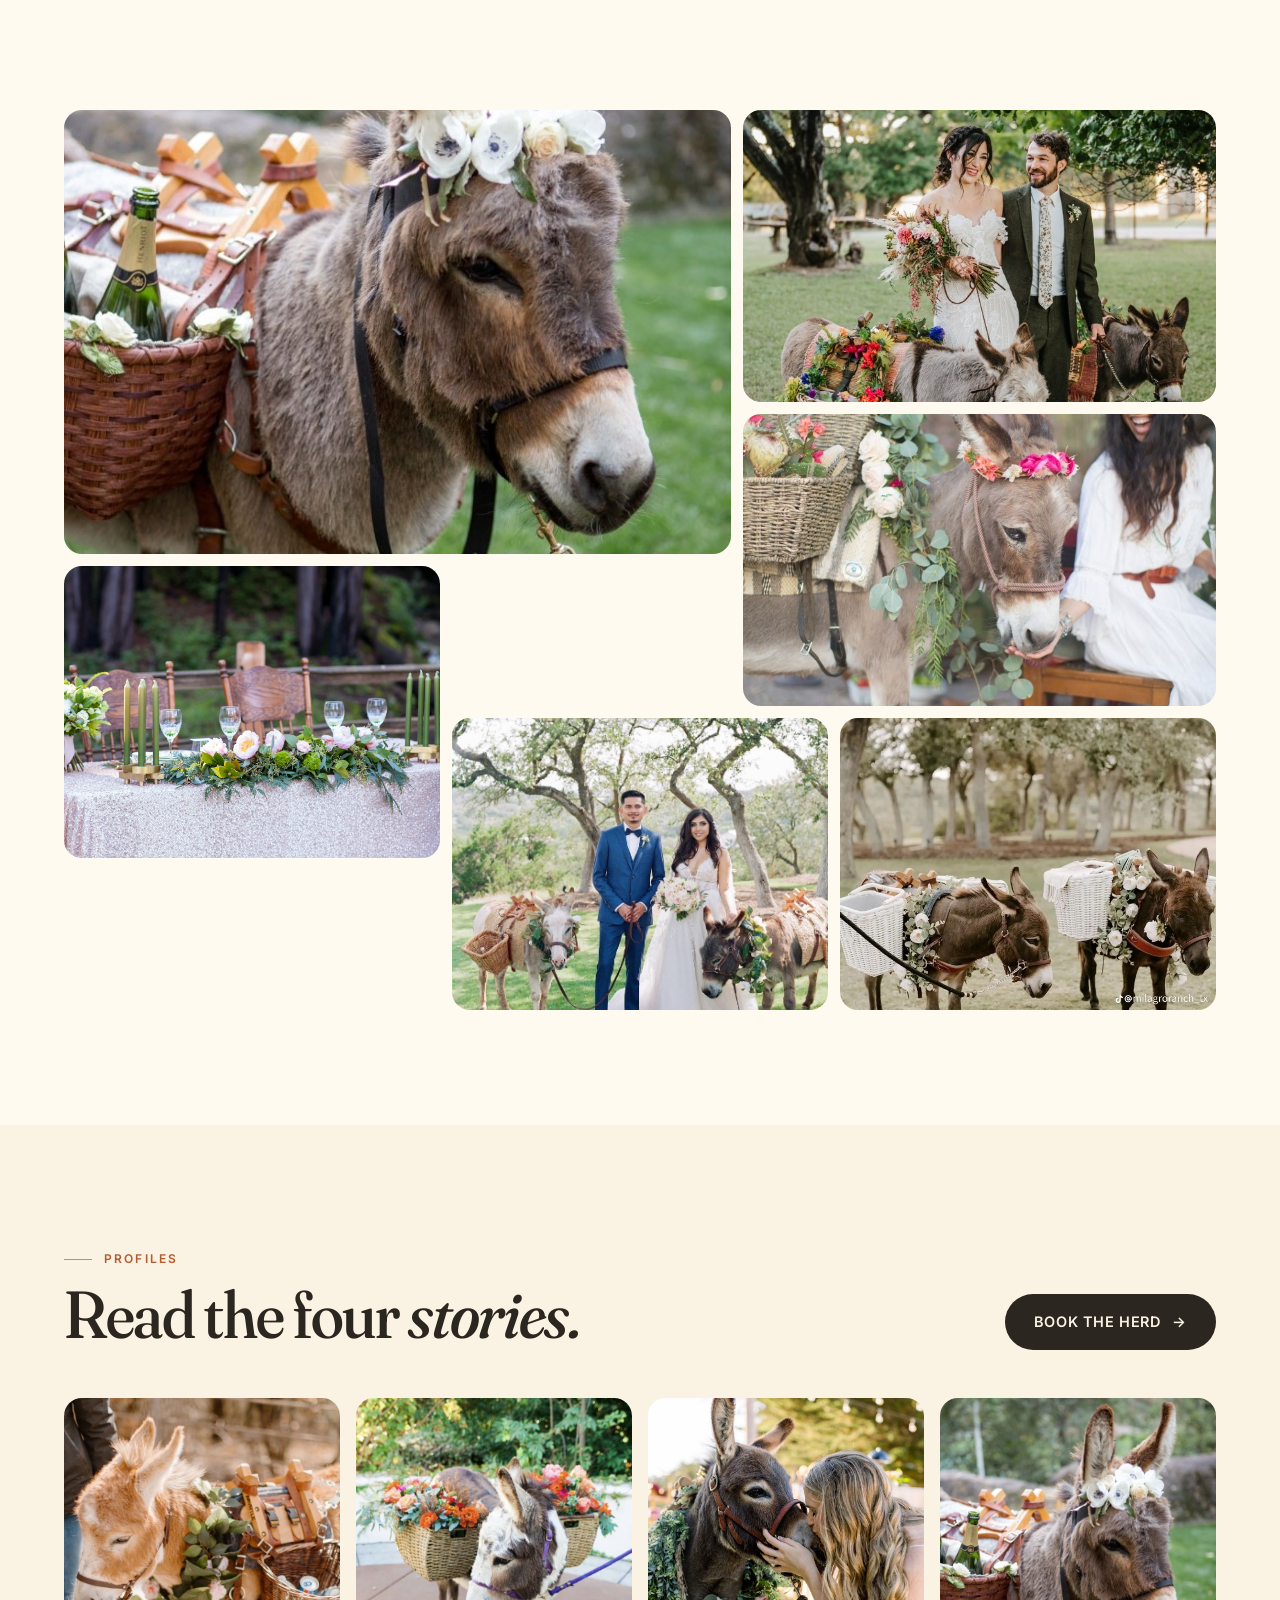
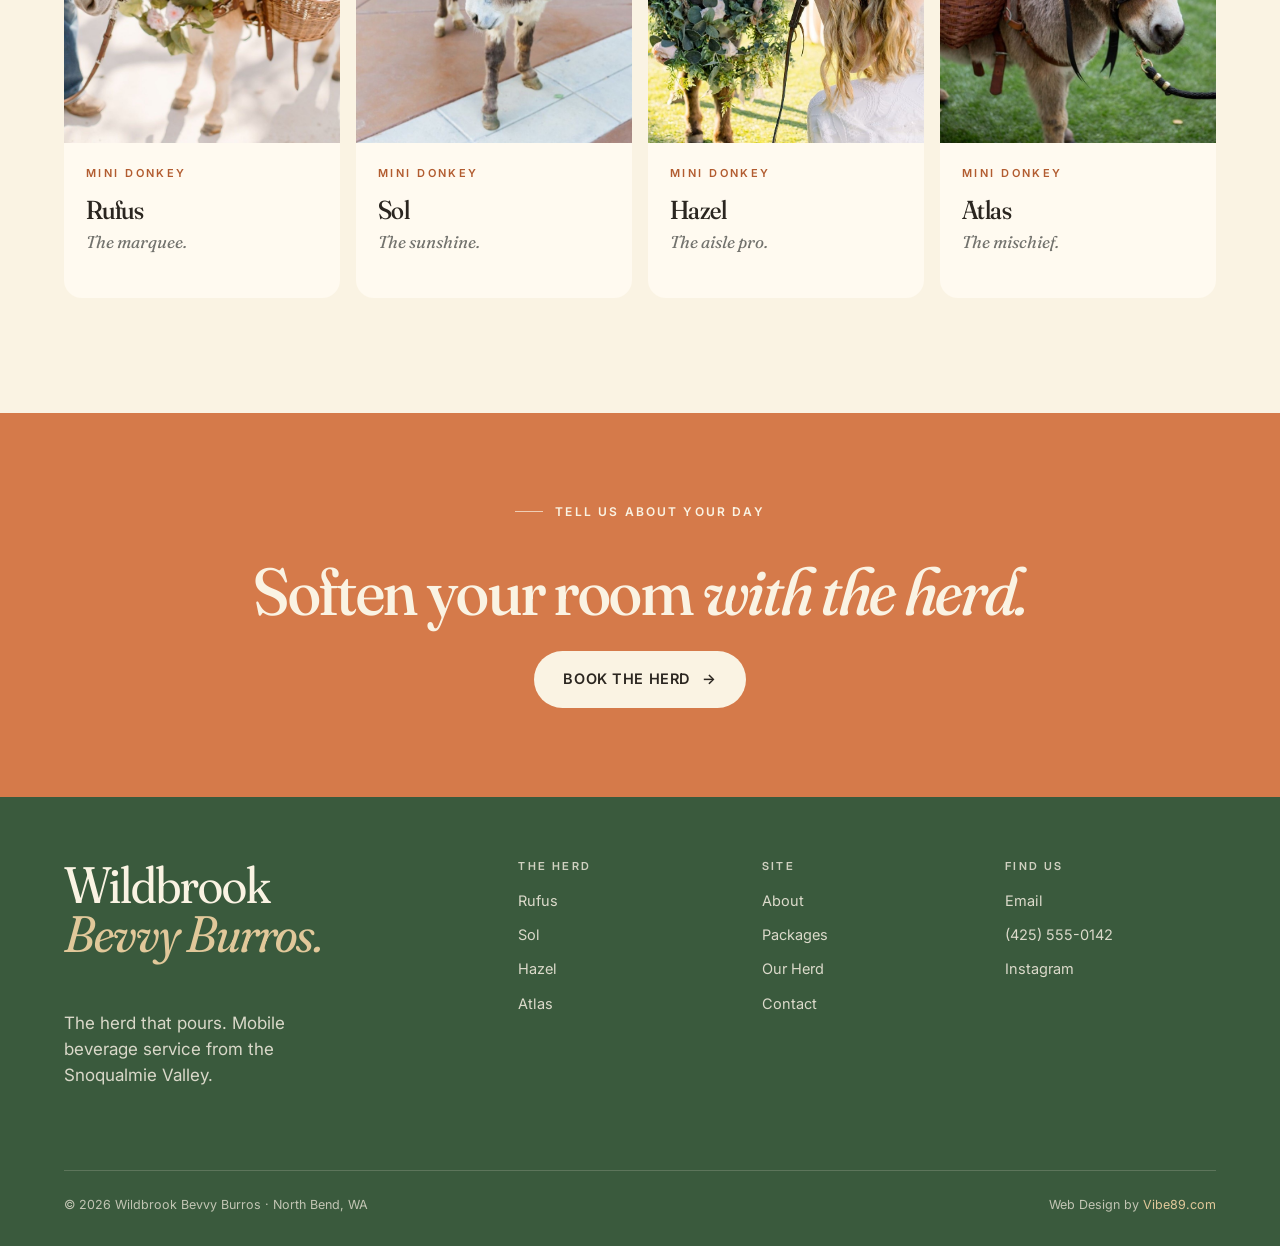
<file: atlas.html>
<!DOCTYPE html>
<html lang="en">
<head>
  <meta charset="UTF-8" />
  <meta name="viewport" content="width=device-width, initial-scale=1.0" />
  <title>Atlas — Mini Donkey · Wildbrook Bevvy Burros</title>
  <meta name="description" content="Meet Atlas — Wildbrook's curious mini donkey. The icebreaker at cocktail hour, bonded with Cypress, opinionated about apple slices." />
  <meta name="theme-color" content="#2a3d2c" />
  <link rel="icon" href="favicon.svg" type="image/svg+xml" />
  <link rel="canonical" href="https://wildbrookbevvyburros.com/atlas.html" />
  <meta property="og:title" content="Atlas — Mini Donkey · Wildbrook" />
  <meta property="og:description" content="The mischief. Wildbrook's curious mini donkey, bonded with Cypress." />
  <meta property="og:image" content="https://wildbrookbevvyburros.com/images/og-image.svg" />
  <meta property="og:type" content="profile" />
  <link rel="preconnect" href="https://fonts.googleapis.com" />
  <link rel="preconnect" href="https://fonts.gstatic.com" crossorigin />
  <link href="https://fonts.googleapis.com/css2?family=Fraunces:ital,opsz,wght@0,9..144,400;0,9..144,500;0,9..144,600;1,9..144,400;1,9..144,500&family=Inter:wght@400;500;600;700&display=swap" rel="stylesheet" />
  <link rel="stylesheet" href="styles.css" />
</head>
<body class="animal">
  <a href="#main" class="skip-link">Skip to main content</a>

  <header class="nav nav--on-dark" id="topnav" role="banner">
    <a class="nav__brand" href="index.html" aria-label="Wildbrook Bevvy Burros — Home">
      <span class="nav__mark" aria-hidden="true">W</span>
      <span>Bevvy Burros</span>
    </a>
    <nav class="nav__links" id="nav-panel" aria-label="Primary">
      <a href="index.html">Home</a>
      <a href="about.html">About</a>
      <a href="packages.html">Packages</a>
      <a href="herd.html">Our Herd</a>
      <a href="contact.html">Contact</a>
    </nav>
    <a class="btn nav__cta" href="contact.html"><span>Book the herd</span><span class="btn__arrow" aria-hidden="true">→</span></a>
    <button class="nav__toggle" type="button" aria-label="Open menu" aria-expanded="false" aria-controls="nav-panel"><span></span></button>
  </header>

  <main id="main">
    <section class="animal__hero" aria-label="Meet Atlas">
      <div class="animal__hero-bg" aria-hidden="true">
        <img src="images/atlas.jpg?v=3" alt="" />
      </div>
      <div class="animal__hero-inner">
        <p class="animal__species">Mini Donkey · Bonded with Cypress</p>
        <h1 class="animal__name">Atlas.</h1>
        <p class="animal__tagline">"The mischief. The icebreaker at cocktail hour — guests laughing within ninety seconds of arriving."</p>
      </div>
    </section>

    <section class="animal__body" aria-label="About Atlas">
      <div class="animal__story editorial">
        <p>Atlas is curious. Atlas is opinionated. Atlas will, given the chance, investigate your bar cart. We don't recommend leaving him unsupervised near the cake — he has opinions about cake, and we have learned this the hard way.</p>
        <p>He is, however, the single best icebreaker we have ever worked with. Guests who walk in stiff leave the cocktail hour holding a phone full of donkey photos and a softer mood. There is a science to it — there is a softening that happens when a small donkey in a knit bowtie noses your knee — and Atlas is the science.</p>
        <p>He works best at festivals, brand activations, and any event where you want guests laughing within ninety seconds of arriving. He travels with his bonded partner Cypress; the two are inseparable from sunrise to sundown and a quiet wonder to watch when no one's looking.</p>
      </div>
      <aside class="animal__stats">
        <h3>Stats</h3>
        <dl>
          <div class="animal__stat"><dt>Height</dt><dd>34"</dd></div>
          <div class="animal__stat"><dt>Age</dt><dd>4 years</dd></div>
          <div class="animal__stat"><dt>Bonded with</dt><dd>Cypress</dd></div>
          <div class="animal__stat"><dt>Best at</dt><dd>cocktail hour</dd></div>
          <div class="animal__stat"><dt>Snack</dt><dd>apple slices</dd></div>
          <div class="animal__stat"><dt>Style</dt><dd>knit bowtie</dd></div>
        </dl>
      </aside>
    </section>

    <section class="gallery" aria-label="Atlas gallery">
      <div class="gallery__grid">
        <div class="gallery__item" role="button" aria-label="Atlas — portrait"><img src="images/atlas.jpg?v=3" alt="Atlas portrait." /></div>
        <div class="gallery__item" role="button" aria-label="Atlas — meadow"><img src="images/scene-meadow.jpg?v=3" alt="Meadow scene." /></div>
        <div class="gallery__item" role="button" aria-label="Atlas — cocktail moment"><img src="images/scene-cocktail.jpg?v=3" alt="Cocktail moment." /></div>
        <div class="gallery__item" role="button" aria-label="Atlas — table"><img src="images/scene-table.jpg?v=3" alt="Table styling." /></div>
        <div class="gallery__item" role="button" aria-label="Atlas — forest"><img src="images/scene-forest.jpg?v=3" alt="Forest setting." /></div>
        <div class="gallery__item" role="button" aria-label="Atlas — detail still life"><img src="images/scene-detail.jpg?v=3" alt="Detail still life." /></div>
      </div>
    </section>

    <section class="herd" aria-label="All four donkey profiles">
      <div class="herd__head">
        <div>
          <p class="eyebrow">Profiles</p>
          <h2>Read the four <em>stories.</em></h2>
        </div>
        <a class="btn" href="contact.html"><span>Book the herd</span><span class="btn__arrow" aria-hidden="true">→</span></a>
      </div>
      <div class="herd__grid">
        <a class="herd-card" href="rufus.html">
          <div class="herd-card__media"><img src="images/rufus.jpg?v=3" alt="Rufus the mini donkey." /></div>
          <div class="herd-card__body">
            <p class="herd-card__species">Mini Donkey</p>
            <h3 class="herd-card__name">Rufus</h3>
            <p class="herd-card__tag">The marquee.</p>
          </div>
        </a>
        <a class="herd-card" href="sol.html">
          <div class="herd-card__media"><img src="images/sol.jpg?v=3" alt="Sol the mini donkey." /></div>
          <div class="herd-card__body">
            <p class="herd-card__species">Mini Donkey</p>
            <h3 class="herd-card__name">Sol</h3>
            <p class="herd-card__tag">The sunshine.</p>
          </div>
        </a>
        <a class="herd-card" href="hazel.html">
          <div class="herd-card__media"><img src="images/hazel.jpg?v=3" alt="Hazel the mini donkey." /></div>
          <div class="herd-card__body">
            <p class="herd-card__species">Mini Donkey</p>
            <h3 class="herd-card__name">Hazel</h3>
            <p class="herd-card__tag">The aisle pro.</p>
          </div>
        </a>
        <a class="herd-card" href="atlas.html" aria-current="page">
          <div class="herd-card__media"><img src="images/atlas.jpg?v=3" alt="Atlas the mini donkey." /></div>
          <div class="herd-card__body">
            <p class="herd-card__species">Mini Donkey</p>
            <h3 class="herd-card__name">Atlas</h3>
            <p class="herd-card__tag">The mischief.</p>
          </div>
        </a>
      </div>
    </section>


    <section class="cta-strip" aria-label="Book the herd">
      <p class="eyebrow" style="color:var(--cream);">Tell us about your day</p>
      <h2>Soften your room <em>with the herd.</em></h2>
      <a class="btn btn--cream" href="contact.html"><span>Book the herd</span><span class="btn__arrow" aria-hidden="true">→</span></a>
    </section>
  </main>

  <a class="btn btn--terra animal__sticky-cta" href="contact.html"><span>Book the herd</span><span class="btn__arrow" aria-hidden="true">→</span></a>

  <footer class="footer" role="contentinfo">
    <div class="shell">
      <div class="footer__grid">
        <div>
          <p class="footer__brand">Wildbrook<br><em>Bevvy Burros.</em></p>
          <p style="margin-top:18px; color:rgba(246,239,226,0.85); max-width:280px;">The herd that pours. Mobile beverage service from the Snoqualmie Valley.</p>
        </div>
        <div class="footer__col">
          <h4>The herd</h4>
          <ul class="footer__links">
            <li><a href="rufus.html">Rufus</a></li>
            <li><a href="sol.html">Sol</a></li>
            <li><a href="hazel.html">Hazel</a></li>
            <li><a href="atlas.html" aria-current="page">Atlas</a></li>
          </ul>
        </div>
        <div class="footer__col">
          <h4>Site</h4>
          <ul class="footer__links">
            <li><a href="about.html">About</a></li>
            <li><a href="packages.html">Packages</a></li>
            <li><a href="herd.html">Our Herd</a></li>
            <li><a href="contact.html">Contact</a></li>
          </ul>
        </div>
        <div class="footer__col">
          <h4>Find us</h4>
          <ul class="footer__links">
            <li><a href="mailto:hello@wildbrookbevvyburros.com">Email</a></li>
            <li><a href="tel:+14255550142">(425) 555-0142</a></li>
            <li><a href="https://instagram.com" target="_blank" rel="noopener">Instagram</a></li>
          </ul>
        </div>
      </div>
      <div class="footer__legal">
        <span>© 2026 Wildbrook Bevvy Burros · North Bend, WA</span>
        <span>Web Design by <a href="https://vibe89.com" target="_blank" rel="noopener" style="color:var(--brass-soft);">Vibe89.com</a></span>
      </div>
    </div>
  </footer>

  <script src="script.js" defer></script>
</body>
</html>
</file>
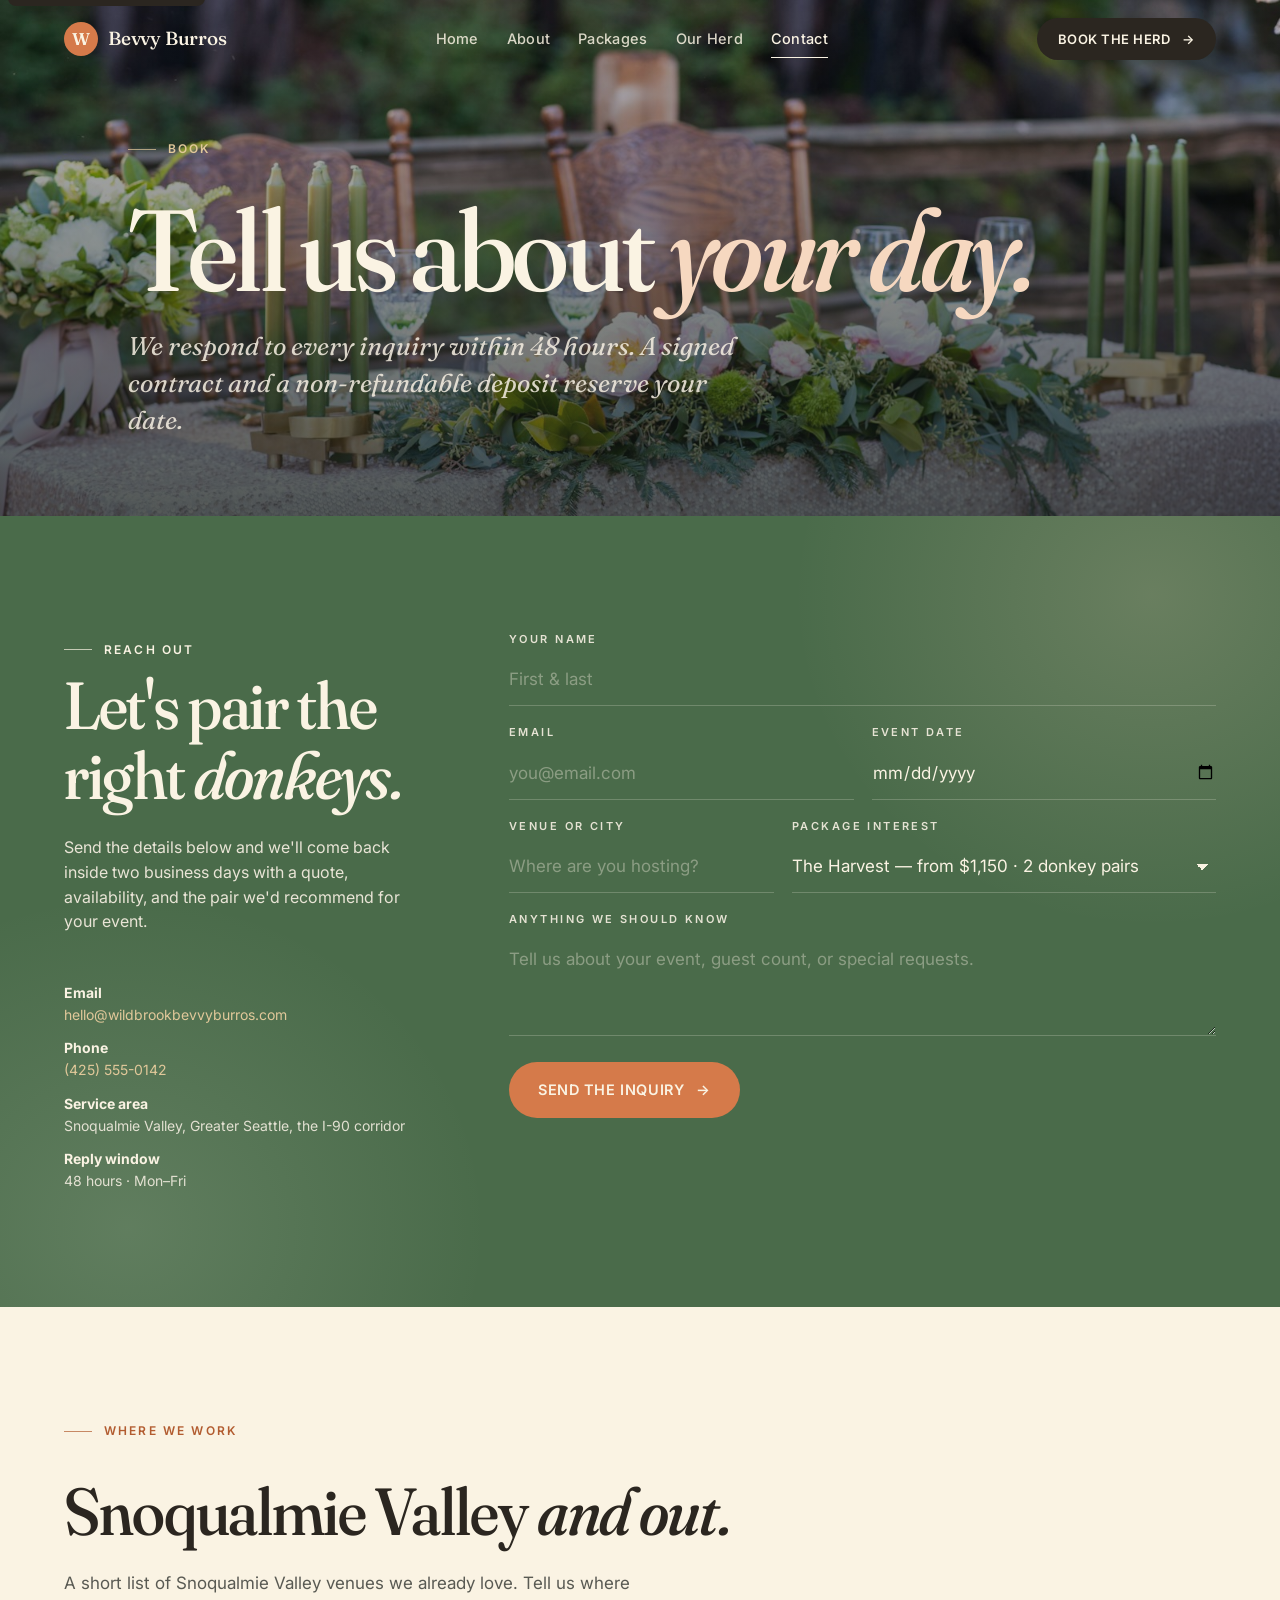
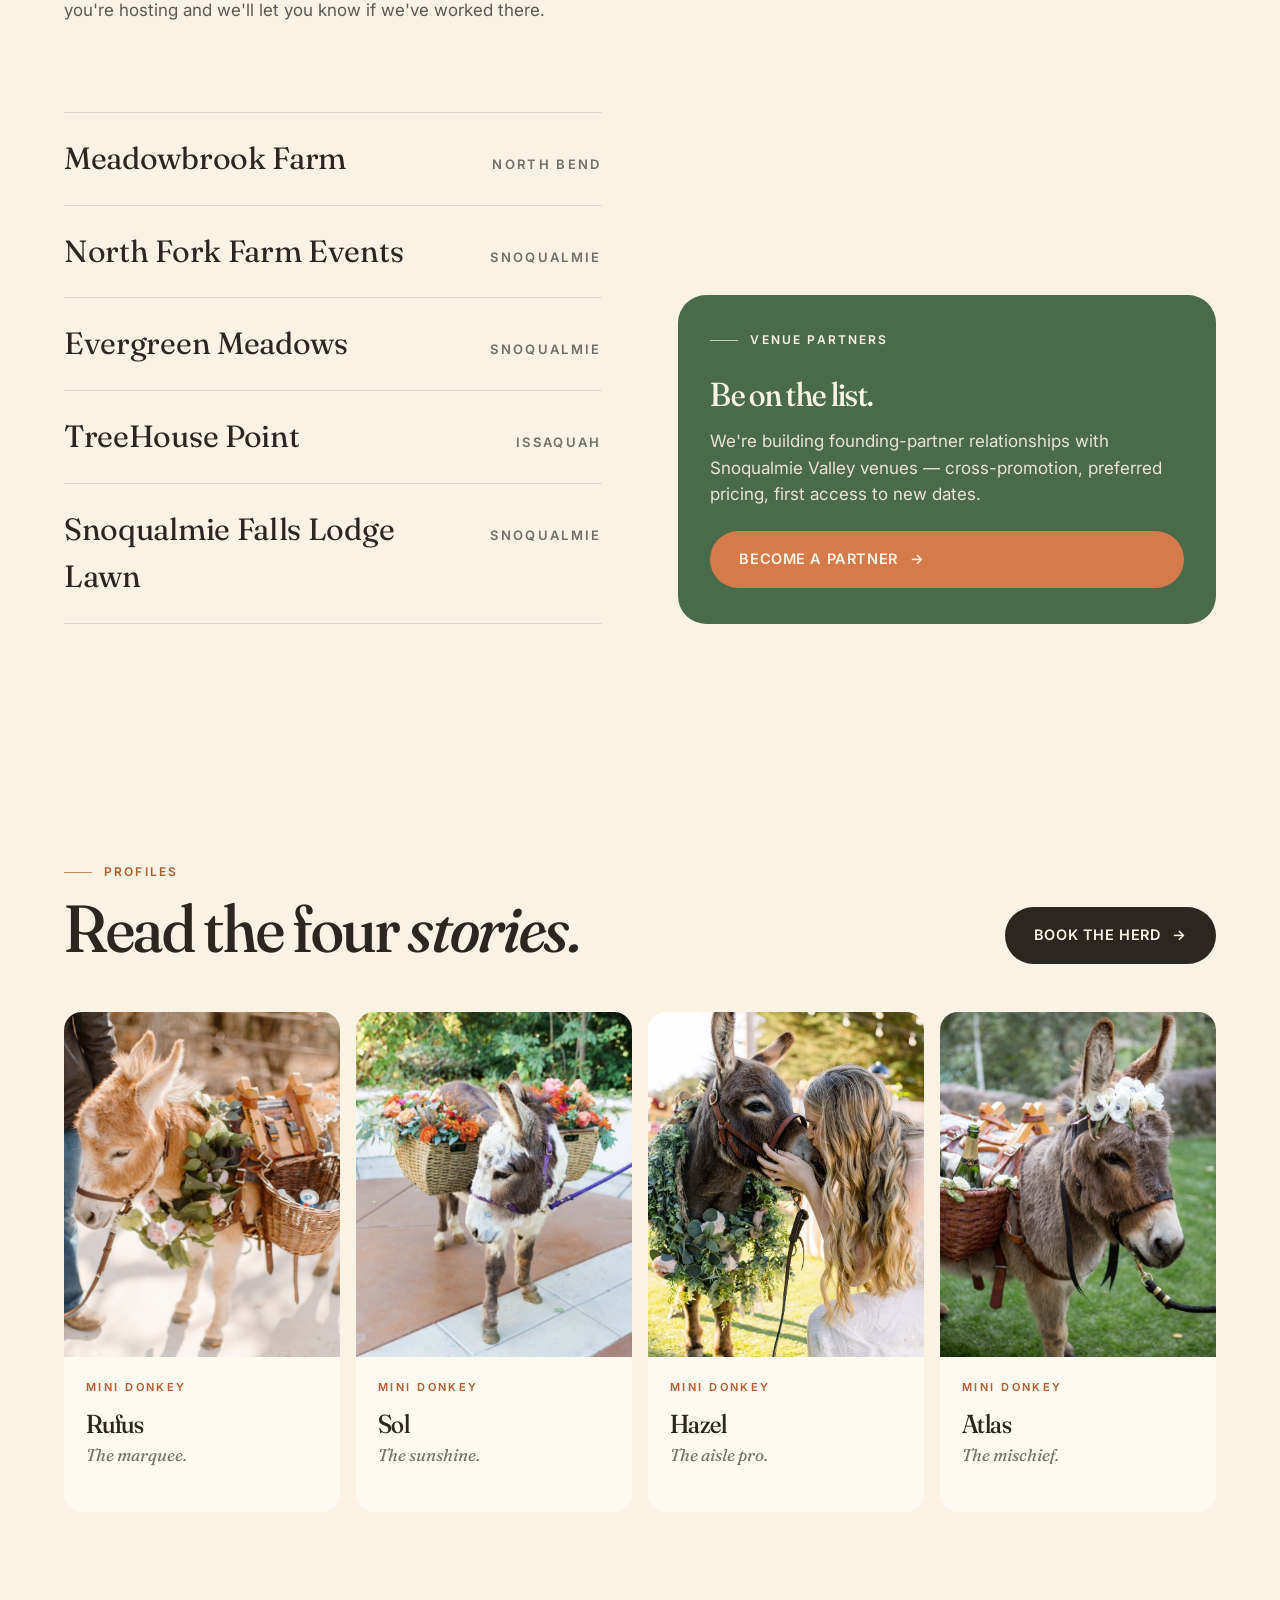
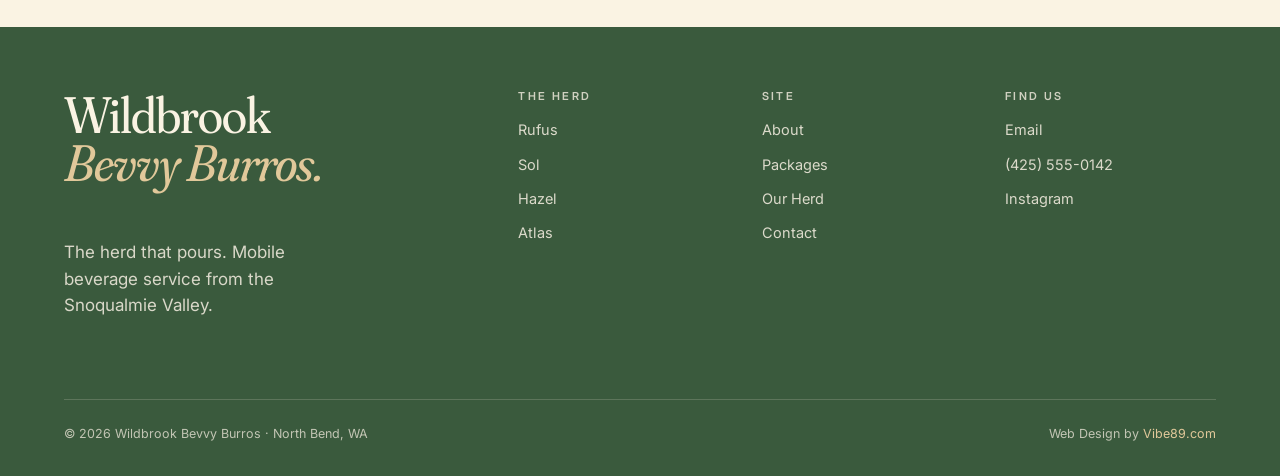
<file: contact.html>
<!DOCTYPE html>
<html lang="en">
<head>
  <meta charset="UTF-8" />
  <meta name="viewport" content="width=device-width, initial-scale=1.0" />
  <title>Contact — Wildbrook Bevvy Burros · Book the herd</title>
  <meta name="description" content="Tell us about your day. Wildbrook Bevvy Burros responds to every inquiry within 48 hours. Mobile beverage burros for weddings, parties, and brand activations in the Snoqualmie Valley." />
  <meta name="theme-color" content="#2a3d2c" />
  <link rel="icon" href="favicon.svg" type="image/svg+xml" />
  <link rel="canonical" href="https://wildbrookbevvyburros.com/contact.html" />
  <meta property="og:title" content="Contact — Wildbrook Bevvy Burros" />
  <meta property="og:description" content="Book the herd. We respond to every inquiry within 48 hours." />
  <meta property="og:image" content="https://wildbrookbevvyburros.com/images/og-image.svg" />
  <meta property="og:type" content="website" />
  <link rel="preconnect" href="https://fonts.googleapis.com" />
  <link rel="preconnect" href="https://fonts.gstatic.com" crossorigin />
  <link href="https://fonts.googleapis.com/css2?family=Fraunces:ital,opsz,wght@0,9..144,400;0,9..144,500;0,9..144,600;1,9..144,400;1,9..144,500&family=Inter:wght@400;500;600;700&display=swap" rel="stylesheet" />
  <link rel="stylesheet" href="styles.css" />
</head>
<body>
  <a href="#main" class="skip-link">Skip to main content</a>

  <header class="nav nav--on-dark" id="topnav" role="banner">
    <a class="nav__brand" href="index.html" aria-label="Wildbrook Bevvy Burros — Home">
      <span class="nav__mark" aria-hidden="true">W</span>
      <span>Bevvy Burros</span>
    </a>
    <nav class="nav__links" id="nav-panel" aria-label="Primary">
      <a href="index.html">Home</a>
      <a href="about.html">About</a>
      <a href="packages.html">Packages</a>
      <a href="herd.html">Our Herd</a>
      <a href="contact.html" aria-current="page">Contact</a>
    </nav>
    <a class="btn nav__cta" href="#book"><span>Book the herd</span><span class="btn__arrow" aria-hidden="true">→</span></a>
    <button class="nav__toggle" type="button" aria-label="Open menu" aria-expanded="false" aria-controls="nav-panel"><span></span></button>
  </header>

  <main id="main">
    <section class="page-hero" aria-label="Contact">
      <div class="page-hero__bg" aria-hidden="true">
        <img src="images/scene-table.jpg?v=3" alt="" />
      </div>
      <div class="page-hero__inner">
        <p class="eyebrow page-hero__eyebrow">Book</p>
        <h1 class="page-hero__title">Tell us about <em>your day.</em></h1>
        <p class="page-hero__lede">We respond to every inquiry within 48 hours. A signed contract and a non-refundable deposit reserve your date.</p>
      </div>
    </section>

    <section class="section booking" id="book" aria-label="Book the herd">
      <div class="shell">
        <div class="booking__grid">
          <div class="booking__head">
            <p class="eyebrow reveal" style="color:var(--cream);">Reach out</p>
            <h2 class="reveal reveal--delay-1">Let's pair the right <em>donkeys.</em></h2>
            <p class="booking__lede reveal reveal--delay-2">Send the details below and we'll come back inside two business days with a quote, availability, and the pair we'd recommend for your event.</p>
            <div class="booking__contact reveal reveal--delay-3">
              <div><strong style="color:var(--cream);">Email</strong><br><a href="mailto:hello@wildbrookbevvyburros.com">hello@wildbrookbevvyburros.com</a></div>
              <div><strong style="color:var(--cream);">Phone</strong><br><a href="tel:+14255550142">(425) 555-0142</a></div>
              <div><strong style="color:var(--cream);">Service area</strong><br>Snoqualmie Valley, Greater Seattle, the I-90 corridor</div>
              <div><strong style="color:var(--cream);">Reply window</strong><br>48 hours · Mon–Fri</div>
            </div>
          </div>

          <form class="booking__form reveal reveal--delay-2" id="booking-form" novalidate>
            <div class="field">
              <label for="bk-name">Your name</label>
              <input id="bk-name" name="name" type="text" placeholder="First &amp; last" autocomplete="name" required />
            </div>
            <div class="field--row">
              <div class="field">
                <label for="bk-email">Email</label>
                <input id="bk-email" name="email" type="email" placeholder="you@email.com" autocomplete="email" required />
              </div>
              <div class="field">
                <label for="bk-date">Event date</label>
                <input id="bk-date" name="date" type="date" />
              </div>
            </div>
            <div class="field--row">
              <div class="field">
                <label for="bk-venue">Venue or city</label>
                <input id="bk-venue" name="venue" type="text" placeholder="Where are you hosting?" />
              </div>
              <div class="field">
                <label for="bk-package">Package interest</label>
                <select id="bk-package" name="package">
                  <option>The Wild — from $750 · 1 donkey pair</option>
                  <option selected>The Harvest — from $1,150 · 2 donkey pairs</option>
                  <option>The Whole Herd — from $1,800 · all four donkeys</option>
                  <option>Not sure yet — let's chat</option>
                </select>
              </div>
            </div>
            <div class="field">
              <label for="bk-msg">Anything we should know</label>
              <textarea id="bk-msg" name="message" placeholder="Tell us about your event, guest count, or special requests."></textarea>
            </div>
            <button class="btn btn--terra booking__submit" type="submit"><span>Send the inquiry</span><span class="btn__arrow" aria-hidden="true">→</span></button>
            <div class="booking__success" id="booking-success" role="status" aria-live="polite">
              You're in. The herd just got an alert. We'll be in touch within 48 hours.
            </div>
          </form>
        </div>
      </div>
    </section>

    <section class="section venues" aria-label="Venues we love">
      <div class="shell">
        <div class="section__head">
          <p class="eyebrow reveal">Where we work</p>
          <h2 class="reveal reveal--delay-1">Snoqualmie Valley <em>and out.</em></h2>
          <p class="reveal reveal--delay-2" style="max-width:580px; color:rgba(20,24,22,0.7);">A short list of Snoqualmie Valley venues we already love. Tell us where you're hosting and we'll let you know if we've worked there.</p>
        </div>
        <div class="venues__grid">
          <ul class="venues__list">
            <li class="reveal">
              <span class="venues__name">Meadowbrook Farm</span>
              <span class="venues__city">North Bend</span>
            </li>
            <li class="reveal">
              <span class="venues__name">North Fork Farm Events</span>
              <span class="venues__city">Snoqualmie</span>
            </li>
            <li class="reveal">
              <span class="venues__name">Evergreen Meadows</span>
              <span class="venues__city">Snoqualmie</span>
            </li>
            <li class="reveal">
              <span class="venues__name">TreeHouse Point</span>
              <span class="venues__city">Issaquah</span>
            </li>
            <li class="reveal">
              <span class="venues__name">Snoqualmie Falls Lodge Lawn</span>
              <span class="venues__city">Snoqualmie</span>
            </li>
          </ul>
          <aside class="venues__partner reveal reveal--delay-2">
            <p class="eyebrow" style="color:var(--cream);">Venue partners</p>
            <h3>Be on the list.</h3>
            <p style="color:rgba(246,239,226,0.92); margin-bottom:8px;">We're building founding-partner relationships with Snoqualmie Valley venues — cross-promotion, preferred pricing, first access to new dates.</p>
            <a class="btn btn--terra" href="mailto:venues@wildbrookbevvyburros.com"><span>Become a partner</span><span class="btn__arrow" aria-hidden="true">→</span></a>
          </aside>
        </div>
      </div>
    </section>

    <section class="herd" aria-label="All four donkey profiles">
      <div class="herd__head">
        <div>
          <p class="eyebrow">Profiles</p>
          <h2>Read the four <em>stories.</em></h2>
        </div>
        <a class="btn" href="#book"><span>Book the herd</span><span class="btn__arrow" aria-hidden="true">→</span></a>
      </div>
      <div class="herd__grid">
        <a class="herd-card" href="rufus.html">
          <div class="herd-card__media"><img src="images/rufus.jpg?v=3" alt="Rufus the mini donkey." /></div>
          <div class="herd-card__body">
            <p class="herd-card__species">Mini Donkey</p>
            <h3 class="herd-card__name">Rufus</h3>
            <p class="herd-card__tag">The marquee.</p>
          </div>
        </a>
        <a class="herd-card" href="sol.html">
          <div class="herd-card__media"><img src="images/sol.jpg?v=3" alt="Sol the mini donkey." /></div>
          <div class="herd-card__body">
            <p class="herd-card__species">Mini Donkey</p>
            <h3 class="herd-card__name">Sol</h3>
            <p class="herd-card__tag">The sunshine.</p>
          </div>
        </a>
        <a class="herd-card" href="hazel.html">
          <div class="herd-card__media"><img src="images/hazel.jpg?v=3" alt="Hazel the mini donkey." /></div>
          <div class="herd-card__body">
            <p class="herd-card__species">Mini Donkey</p>
            <h3 class="herd-card__name">Hazel</h3>
            <p class="herd-card__tag">The aisle pro.</p>
          </div>
        </a>
        <a class="herd-card" href="atlas.html">
          <div class="herd-card__media"><img src="images/atlas.jpg?v=3" alt="Atlas the mini donkey." /></div>
          <div class="herd-card__body">
            <p class="herd-card__species">Mini Donkey</p>
            <h3 class="herd-card__name">Atlas</h3>
            <p class="herd-card__tag">The mischief.</p>
          </div>
        </a>
      </div>
    </section>
  </main>

  <footer class="footer" role="contentinfo">
    <div class="shell">
      <div class="footer__grid">
        <div>
          <p class="footer__brand">Wildbrook<br><em>Bevvy Burros.</em></p>
          <p style="margin-top:18px; color:rgba(246,239,226,0.85); max-width:280px;">The herd that pours. Mobile beverage service from the Snoqualmie Valley.</p>
        </div>
        <div class="footer__col">
          <h4>The herd</h4>
          <ul class="footer__links">
            <li><a href="rufus.html">Rufus</a></li>
            <li><a href="sol.html">Sol</a></li>
            <li><a href="hazel.html">Hazel</a></li>
            <li><a href="atlas.html">Atlas</a></li>
          </ul>
        </div>
        <div class="footer__col">
          <h4>Site</h4>
          <ul class="footer__links">
            <li><a href="about.html">About</a></li>
            <li><a href="packages.html">Packages</a></li>
            <li><a href="herd.html">Our Herd</a></li>
            <li><a href="contact.html" aria-current="page">Contact</a></li>
          </ul>
        </div>
        <div class="footer__col">
          <h4>Find us</h4>
          <ul class="footer__links">
            <li><a href="mailto:hello@wildbrookbevvyburros.com">Email</a></li>
            <li><a href="tel:+14255550142">(425) 555-0142</a></li>
            <li><a href="https://instagram.com" target="_blank" rel="noopener">Instagram</a></li>
          </ul>
        </div>
      </div>
      <div class="footer__legal">
        <span>© 2026 Wildbrook Bevvy Burros · North Bend, WA</span>
        <span>Web Design by <a href="https://vibe89.com" target="_blank" rel="noopener" style="color:var(--brass-soft);">Vibe89.com</a></span>
      </div>
    </div>
  </footer>

  <script src="script.js" defer></script>
</body>
</html>
</file>
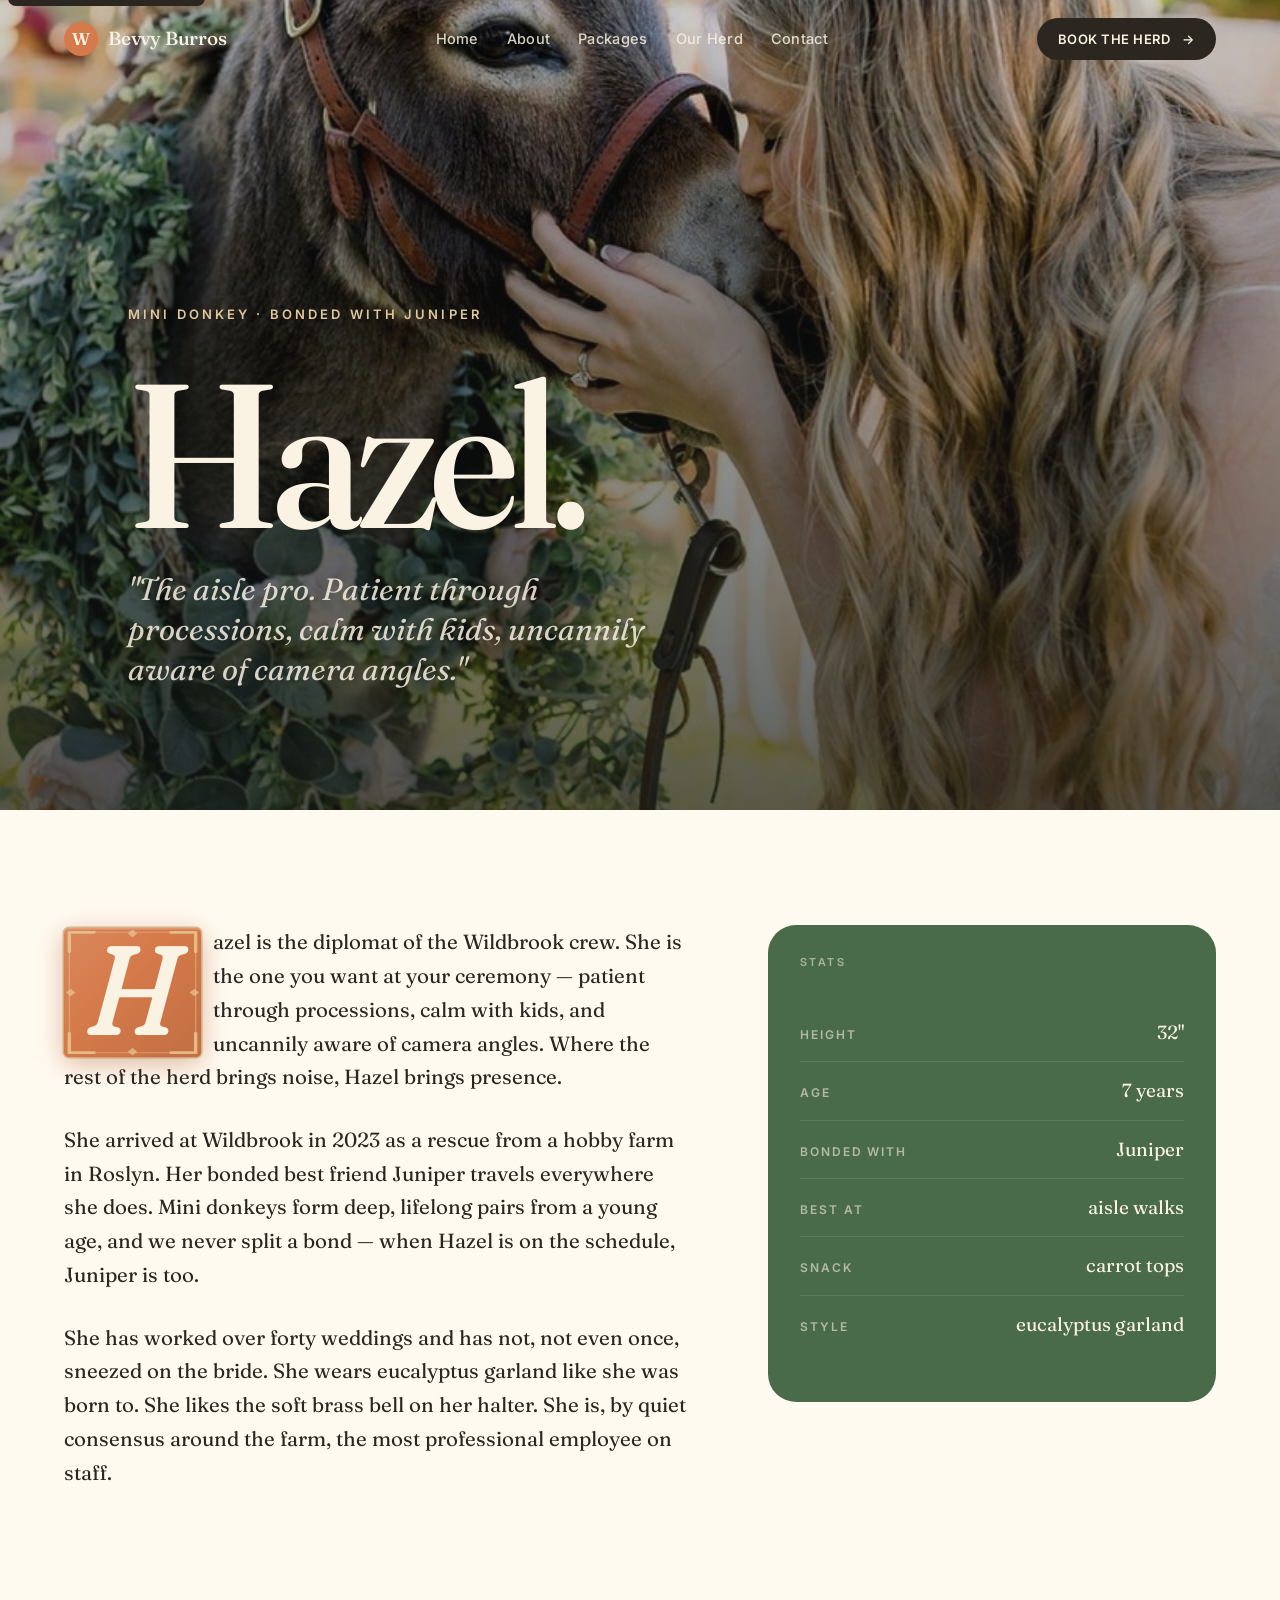
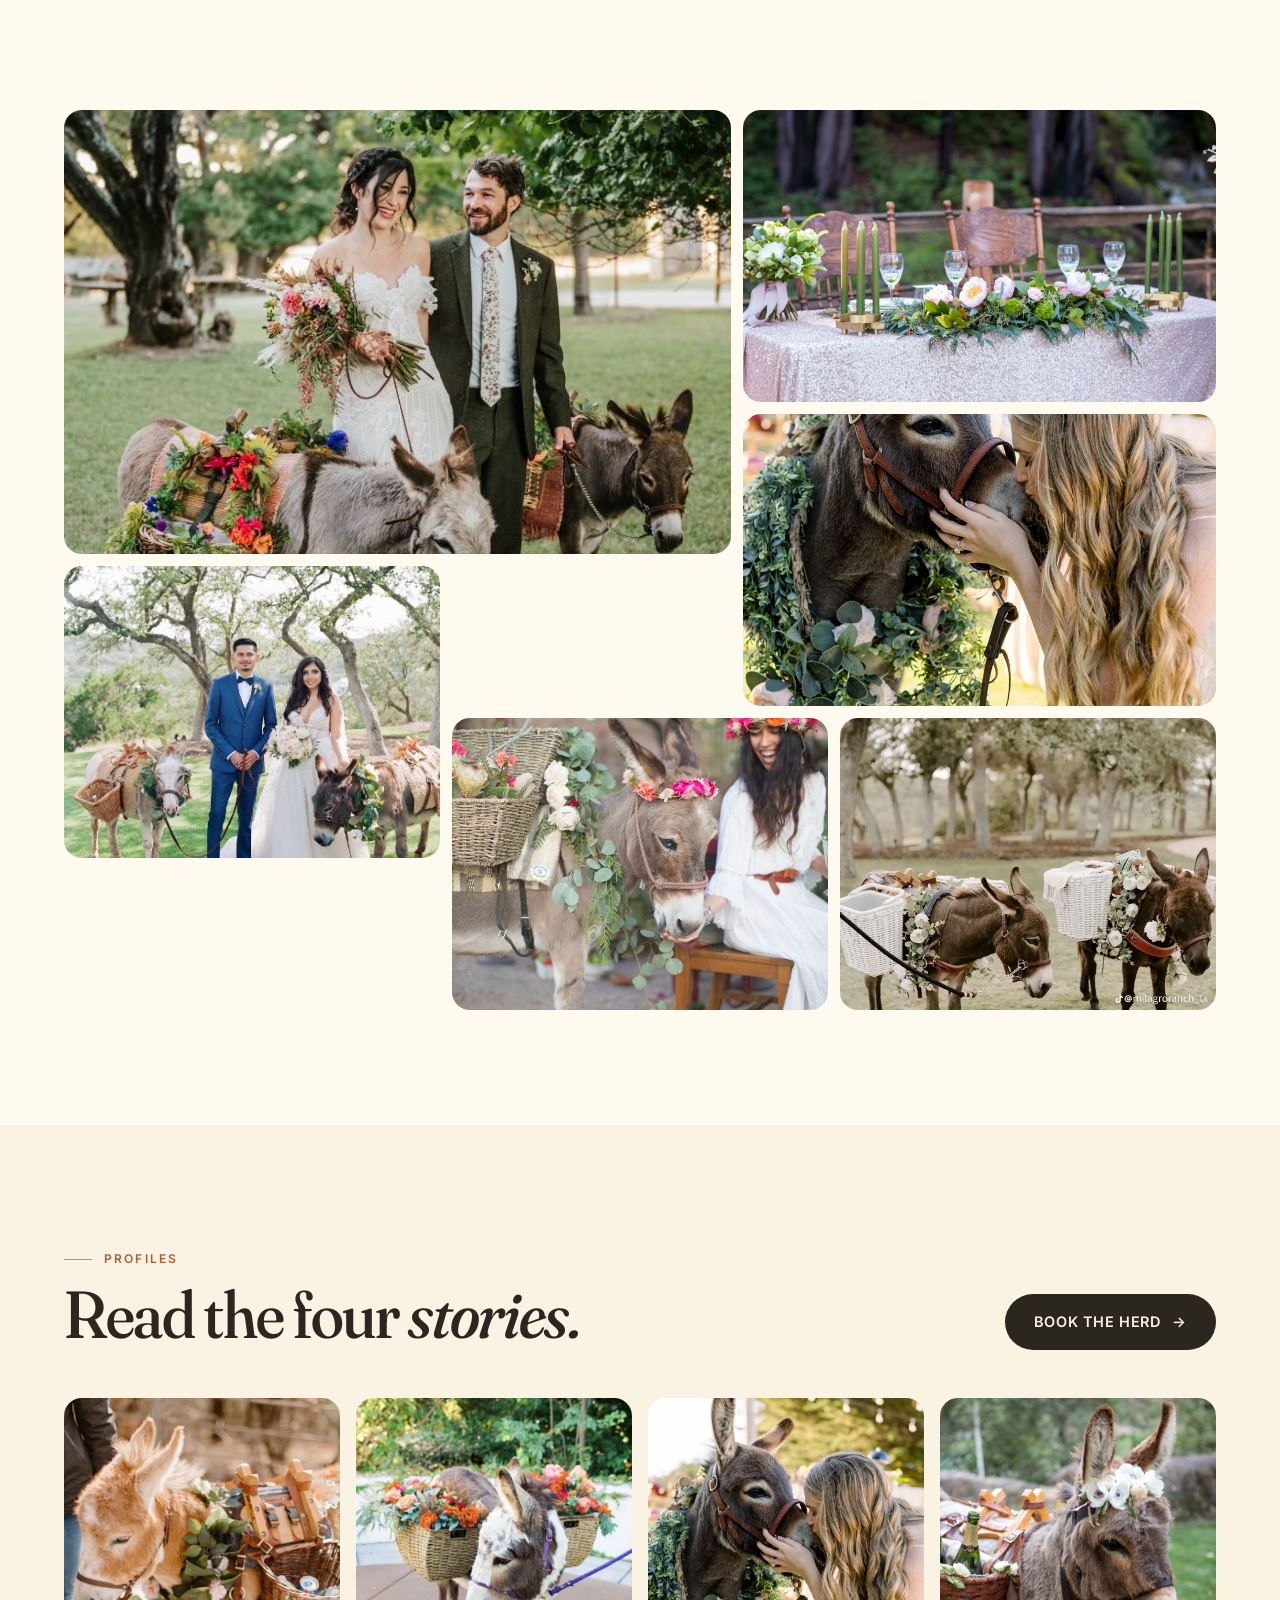
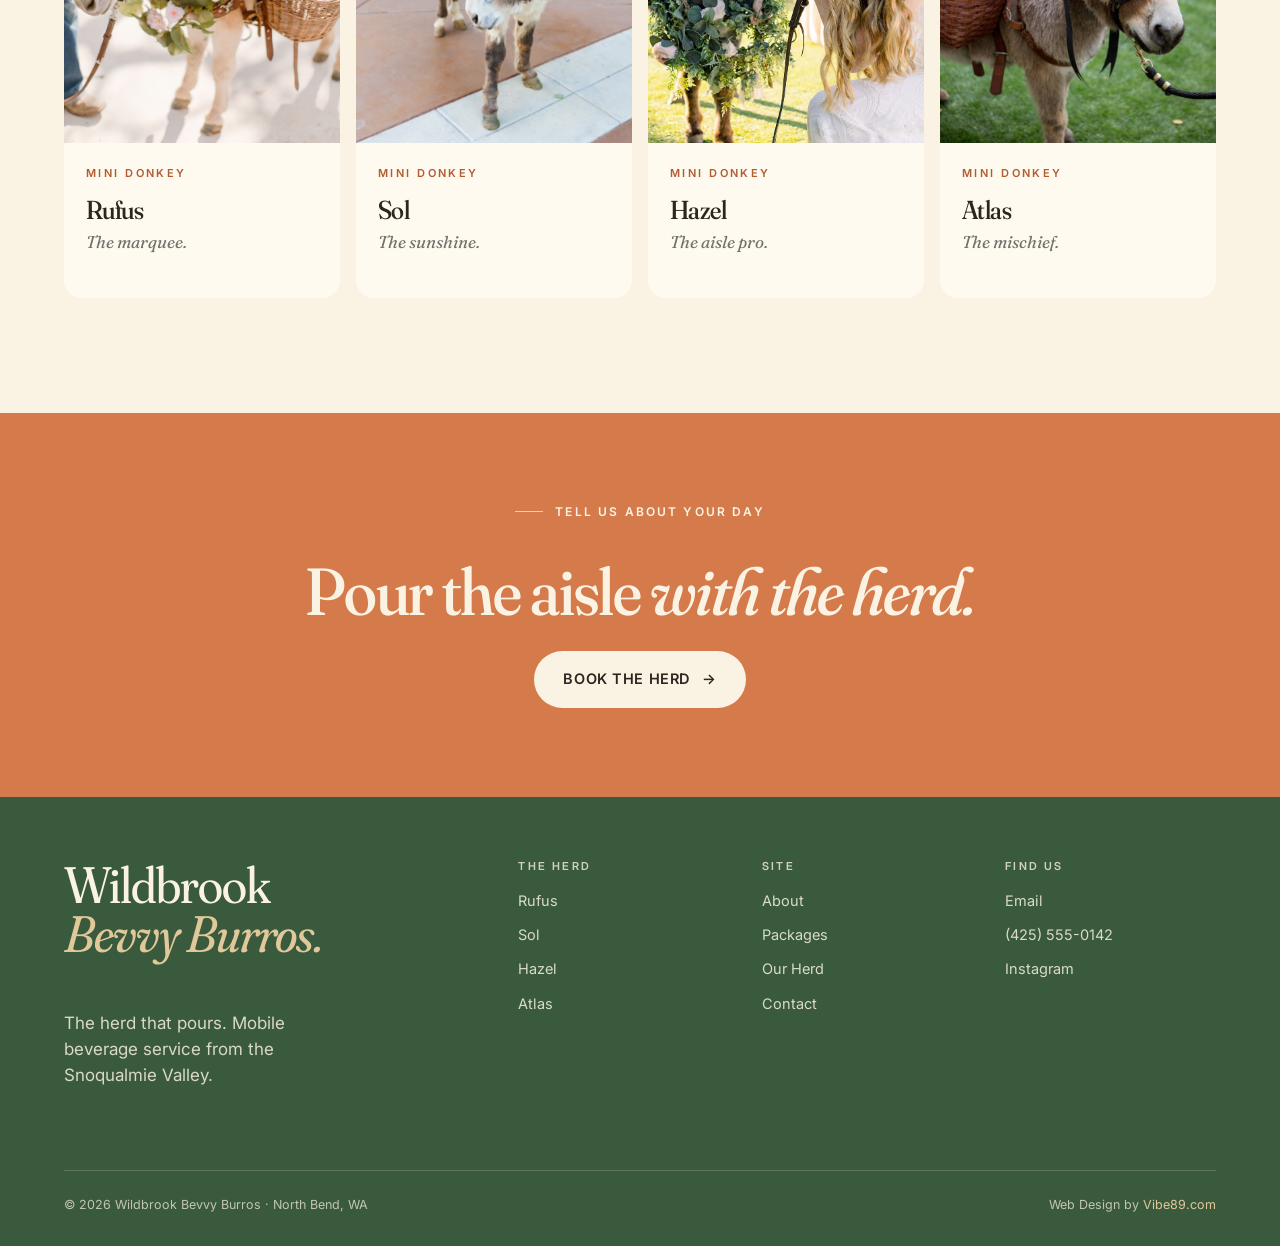
<file: hazel.html>
<!DOCTYPE html>
<html lang="en">
<head>
  <meta charset="UTF-8" />
  <meta name="viewport" content="width=device-width, initial-scale=1.0" />
  <title>Hazel — Mini Donkey · Wildbrook Bevvy Burros</title>
  <meta name="description" content="Meet Hazel — Wildbrook's mini donkey diplomat. Patient through processions, calm with kids, and a quiet favorite for wedding aisles. Bonded with Juniper." />
  <meta name="theme-color" content="#2a3d2c" />
  <link rel="icon" href="favicon.svg" type="image/svg+xml" />
  <link rel="canonical" href="https://wildbrookbevvyburros.com/hazel.html" />
  <meta property="og:title" content="Hazel — Mini Donkey · Wildbrook" />
  <meta property="og:description" content="The aisle pro. Wildbrook's mini donkey diplomat, bonded with Juniper." />
  <meta property="og:image" content="https://wildbrookbevvyburros.com/images/og-image.svg" />
  <meta property="og:type" content="profile" />
  <link rel="preconnect" href="https://fonts.googleapis.com" />
  <link rel="preconnect" href="https://fonts.gstatic.com" crossorigin />
  <link href="https://fonts.googleapis.com/css2?family=Fraunces:ital,opsz,wght@0,9..144,400;0,9..144,500;0,9..144,600;1,9..144,400;1,9..144,500&family=Inter:wght@400;500;600;700&display=swap" rel="stylesheet" />
  <link rel="stylesheet" href="styles.css" />
</head>
<body class="animal">
  <a href="#main" class="skip-link">Skip to main content</a>

  <header class="nav nav--on-dark" id="topnav" role="banner">
    <a class="nav__brand" href="index.html" aria-label="Wildbrook Bevvy Burros — Home">
      <span class="nav__mark" aria-hidden="true">W</span>
      <span>Bevvy Burros</span>
    </a>
    <nav class="nav__links" id="nav-panel" aria-label="Primary">
      <a href="index.html">Home</a>
      <a href="about.html">About</a>
      <a href="packages.html">Packages</a>
      <a href="herd.html">Our Herd</a>
      <a href="contact.html">Contact</a>
    </nav>
    <a class="btn nav__cta" href="contact.html"><span>Book the herd</span><span class="btn__arrow" aria-hidden="true">→</span></a>
    <button class="nav__toggle" type="button" aria-label="Open menu" aria-expanded="false" aria-controls="nav-panel"><span></span></button>
  </header>

  <main id="main">
    <section class="animal__hero" aria-label="Meet Hazel">
      <div class="animal__hero-bg" aria-hidden="true">
        <img src="images/hazel.jpg?v=3" alt="" />
      </div>
      <div class="animal__hero-inner">
        <p class="animal__species">Mini Donkey · Bonded with Juniper</p>
        <h1 class="animal__name">Hazel.</h1>
        <p class="animal__tagline">"The aisle pro. Patient through processions, calm with kids, uncannily aware of camera angles."</p>
      </div>
    </section>

    <section class="animal__body" aria-label="About Hazel">
      <div class="animal__story editorial">
        <p>Hazel is the diplomat of the Wildbrook crew. She is the one you want at your ceremony — patient through processions, calm with kids, and uncannily aware of camera angles. Where the rest of the herd brings noise, Hazel brings presence.</p>
        <p>She arrived at Wildbrook in 2023 as a rescue from a hobby farm in Roslyn. Her bonded best friend Juniper travels everywhere she does. Mini donkeys form deep, lifelong pairs from a young age, and we never split a bond — when Hazel is on the schedule, Juniper is too.</p>
        <p>She has worked over forty weddings and has not, not even once, sneezed on the bride. She wears eucalyptus garland like she was born to. She likes the soft brass bell on her halter. She is, by quiet consensus around the farm, the most professional employee on staff.</p>
      </div>
      <aside class="animal__stats">
        <h3>Stats</h3>
        <dl>
          <div class="animal__stat"><dt>Height</dt><dd>32"</dd></div>
          <div class="animal__stat"><dt>Age</dt><dd>7 years</dd></div>
          <div class="animal__stat"><dt>Bonded with</dt><dd>Juniper</dd></div>
          <div class="animal__stat"><dt>Best at</dt><dd>aisle walks</dd></div>
          <div class="animal__stat"><dt>Snack</dt><dd>carrot tops</dd></div>
          <div class="animal__stat"><dt>Style</dt><dd>eucalyptus garland</dd></div>
        </dl>
      </aside>
    </section>

    <section class="gallery" aria-label="Hazel gallery">
      <div class="gallery__grid">
        <div class="gallery__item" role="button" aria-label="Hazel — meadow scene"><img src="images/scene-meadow.jpg?v=3" alt="Meadow scene with Hazel." /></div>
        <div class="gallery__item" role="button" aria-label="Hazel — table styling"><img src="images/scene-table.jpg?v=3" alt="Wedding table styled for Hazel's service." /></div>
        <div class="gallery__item" role="button" aria-label="Hazel — portrait"><img src="images/hazel.jpg?v=3" alt="Hazel portrait." /></div>
        <div class="gallery__item" role="button" aria-label="Hazel — forest setting"><img src="images/scene-forest.jpg?v=3" alt="Forest setting." /></div>
        <div class="gallery__item" role="button" aria-label="Hazel — cocktail moment"><img src="images/scene-cocktail.jpg?v=3" alt="Cocktail hour styling." /></div>
        <div class="gallery__item" role="button" aria-label="Hazel — detail still life"><img src="images/scene-detail.jpg?v=3" alt="Detail still life of Hazel's basket." /></div>
      </div>
    </section>

    <section class="herd" aria-label="All four donkey profiles">
      <div class="herd__head">
        <div>
          <p class="eyebrow">Profiles</p>
          <h2>Read the four <em>stories.</em></h2>
        </div>
        <a class="btn" href="contact.html"><span>Book the herd</span><span class="btn__arrow" aria-hidden="true">→</span></a>
      </div>
      <div class="herd__grid">
        <a class="herd-card" href="rufus.html">
          <div class="herd-card__media"><img src="images/rufus.jpg?v=3" alt="Rufus the mini donkey." /></div>
          <div class="herd-card__body">
            <p class="herd-card__species">Mini Donkey</p>
            <h3 class="herd-card__name">Rufus</h3>
            <p class="herd-card__tag">The marquee.</p>
          </div>
        </a>
        <a class="herd-card" href="sol.html">
          <div class="herd-card__media"><img src="images/sol.jpg?v=3" alt="Sol the mini donkey." /></div>
          <div class="herd-card__body">
            <p class="herd-card__species">Mini Donkey</p>
            <h3 class="herd-card__name">Sol</h3>
            <p class="herd-card__tag">The sunshine.</p>
          </div>
        </a>
        <a class="herd-card" href="hazel.html" aria-current="page">
          <div class="herd-card__media"><img src="images/hazel.jpg?v=3" alt="Hazel the mini donkey." /></div>
          <div class="herd-card__body">
            <p class="herd-card__species">Mini Donkey</p>
            <h3 class="herd-card__name">Hazel</h3>
            <p class="herd-card__tag">The aisle pro.</p>
          </div>
        </a>
        <a class="herd-card" href="atlas.html">
          <div class="herd-card__media"><img src="images/atlas.jpg?v=3" alt="Atlas the mini donkey." /></div>
          <div class="herd-card__body">
            <p class="herd-card__species">Mini Donkey</p>
            <h3 class="herd-card__name">Atlas</h3>
            <p class="herd-card__tag">The mischief.</p>
          </div>
        </a>
      </div>
    </section>


    <section class="cta-strip" aria-label="Book the herd">
      <p class="eyebrow" style="color:var(--cream);">Tell us about your day</p>
      <h2>Pour the aisle <em>with the herd.</em></h2>
      <a class="btn btn--cream" href="contact.html"><span>Book the herd</span><span class="btn__arrow" aria-hidden="true">→</span></a>
    </section>
  </main>

  <a class="btn btn--terra animal__sticky-cta" href="contact.html"><span>Book the herd</span><span class="btn__arrow" aria-hidden="true">→</span></a>

  <footer class="footer" role="contentinfo">
    <div class="shell">
      <div class="footer__grid">
        <div>
          <p class="footer__brand">Wildbrook<br><em>Bevvy Burros.</em></p>
          <p style="margin-top:18px; color:rgba(246,239,226,0.85); max-width:280px;">The herd that pours. Mobile beverage service from the Snoqualmie Valley.</p>
        </div>
        <div class="footer__col">
          <h4>The herd</h4>
          <ul class="footer__links">
            <li><a href="rufus.html">Rufus</a></li>
            <li><a href="sol.html">Sol</a></li>
            <li><a href="hazel.html" aria-current="page">Hazel</a></li>
            <li><a href="atlas.html">Atlas</a></li>
          </ul>
        </div>
        <div class="footer__col">
          <h4>Site</h4>
          <ul class="footer__links">
            <li><a href="about.html">About</a></li>
            <li><a href="packages.html">Packages</a></li>
            <li><a href="herd.html">Our Herd</a></li>
            <li><a href="contact.html">Contact</a></li>
          </ul>
        </div>
        <div class="footer__col">
          <h4>Find us</h4>
          <ul class="footer__links">
            <li><a href="mailto:hello@wildbrookbevvyburros.com">Email</a></li>
            <li><a href="tel:+14255550142">(425) 555-0142</a></li>
            <li><a href="https://instagram.com" target="_blank" rel="noopener">Instagram</a></li>
          </ul>
        </div>
      </div>
      <div class="footer__legal">
        <span>© 2026 Wildbrook Bevvy Burros · North Bend, WA</span>
        <span>Web Design by <a href="https://vibe89.com" target="_blank" rel="noopener" style="color:var(--brass-soft);">Vibe89.com</a></span>
      </div>
    </div>
  </footer>

  <script src="script.js" defer></script>
</body>
</html>
</file>
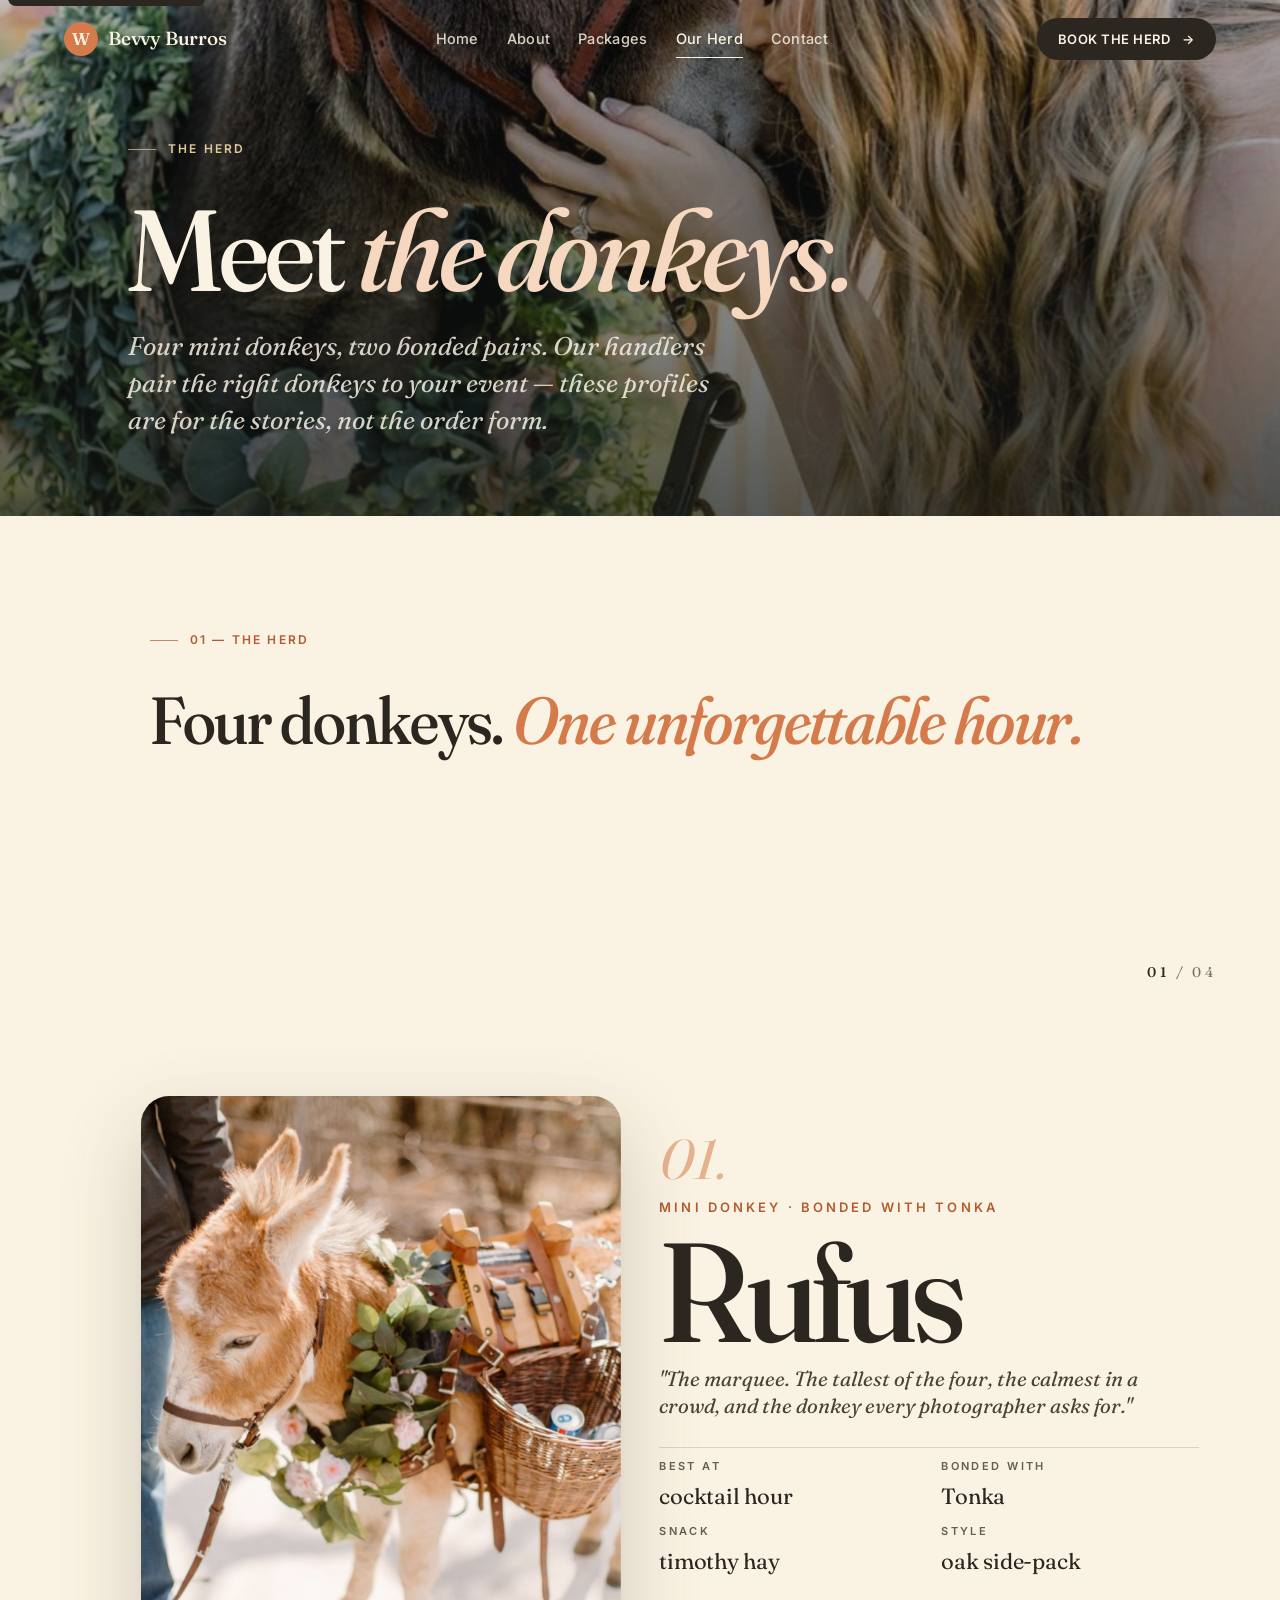
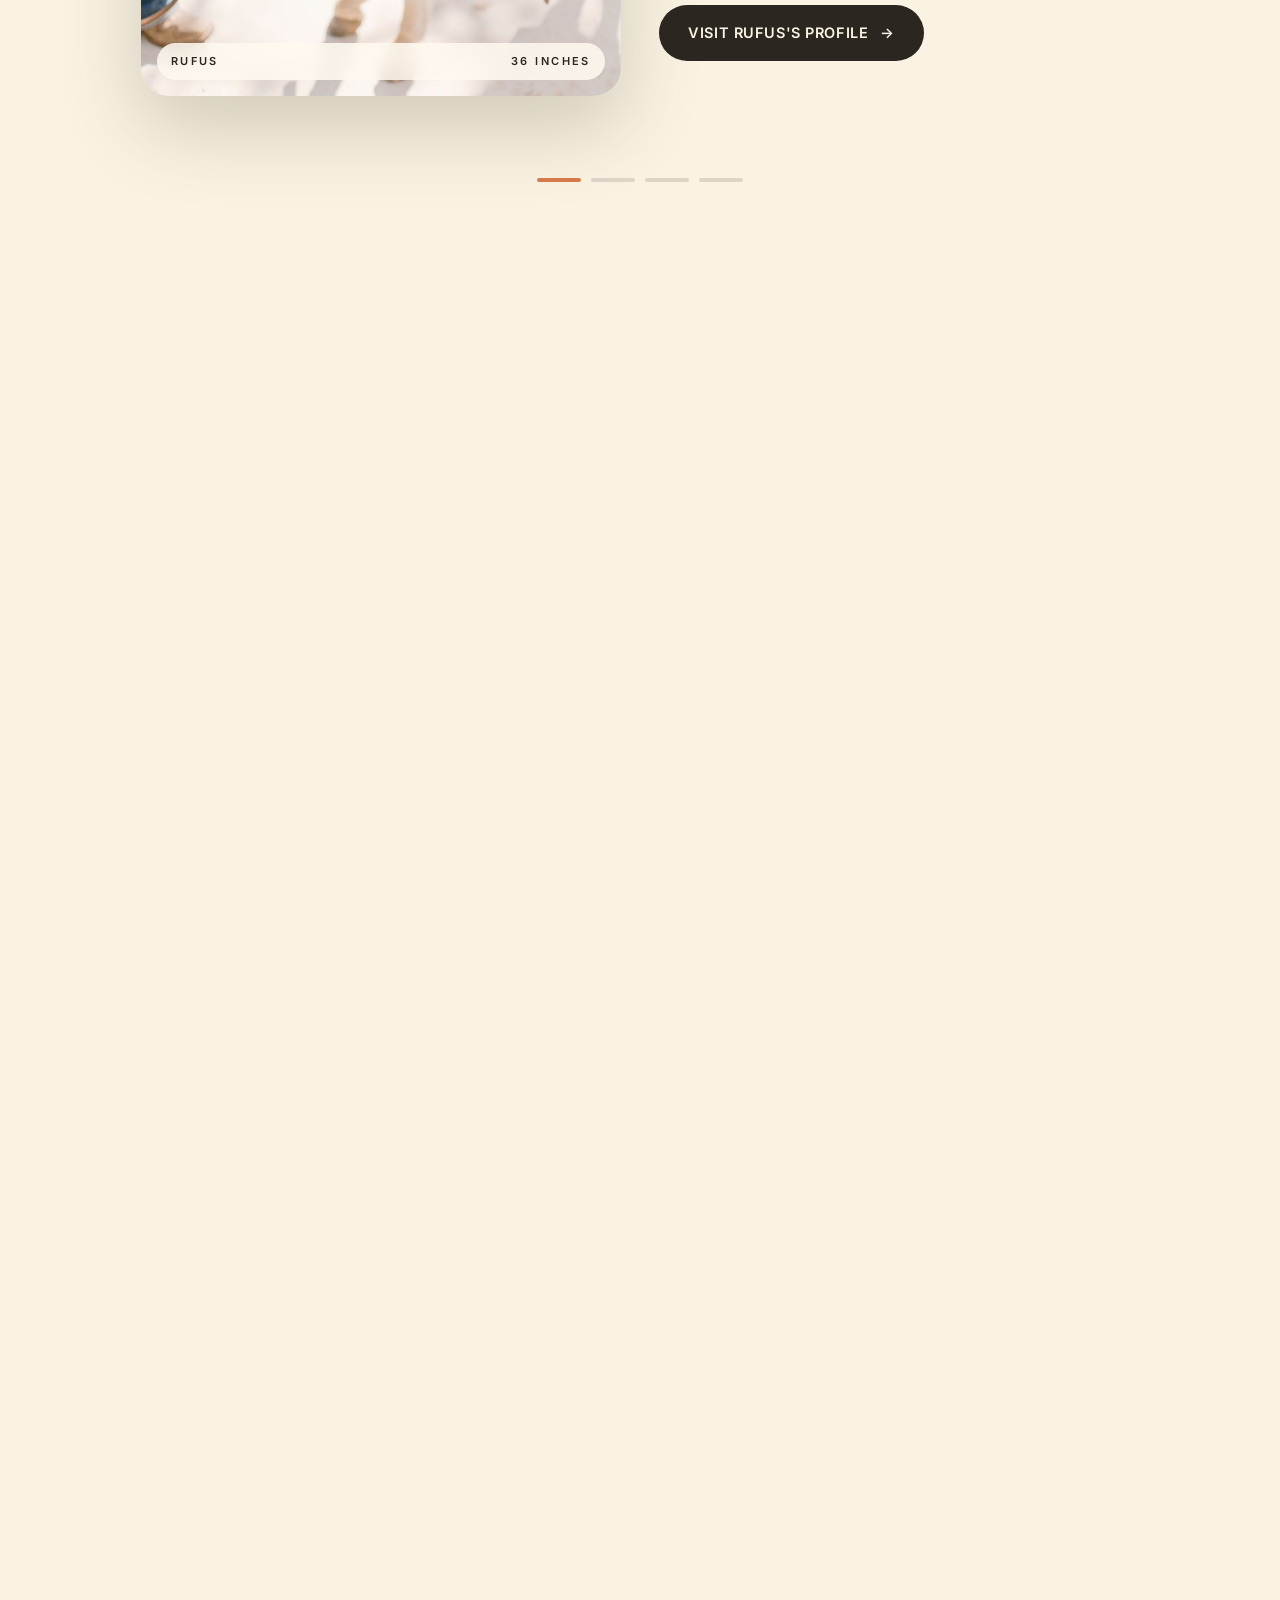
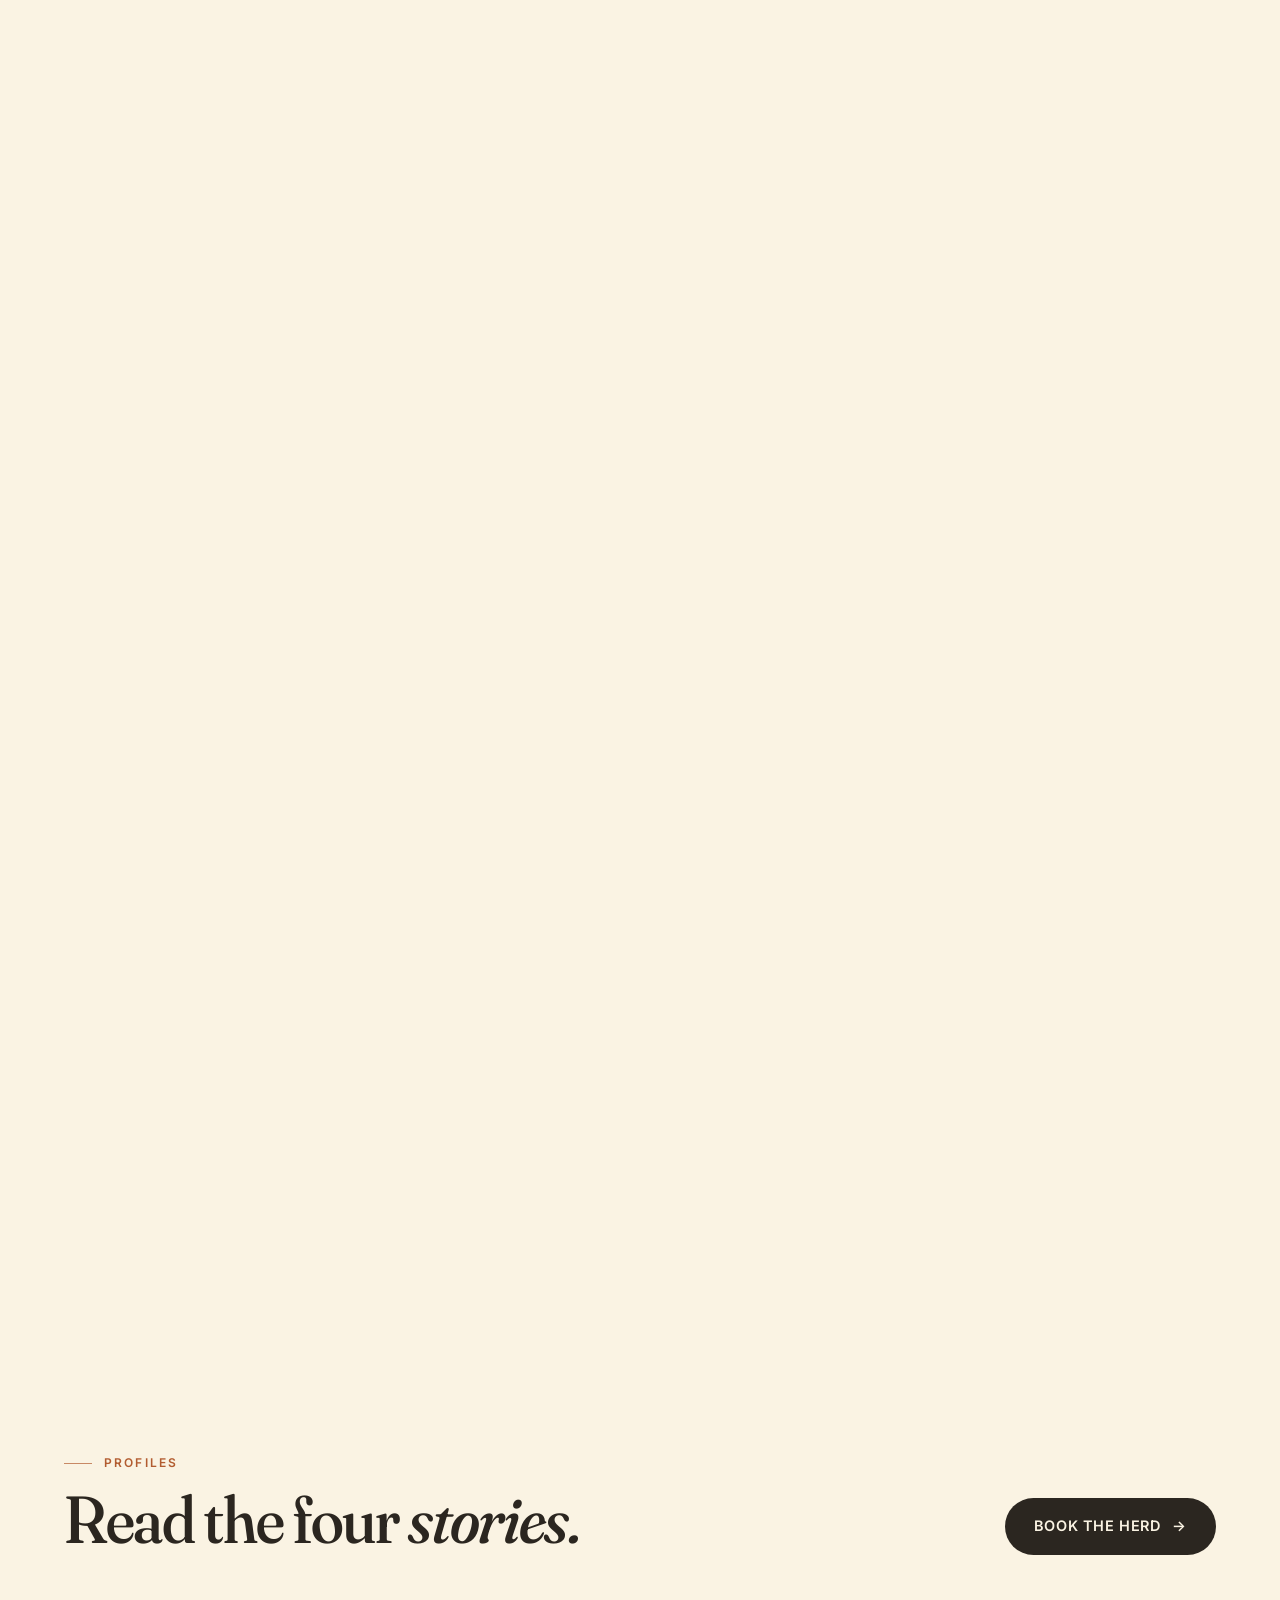
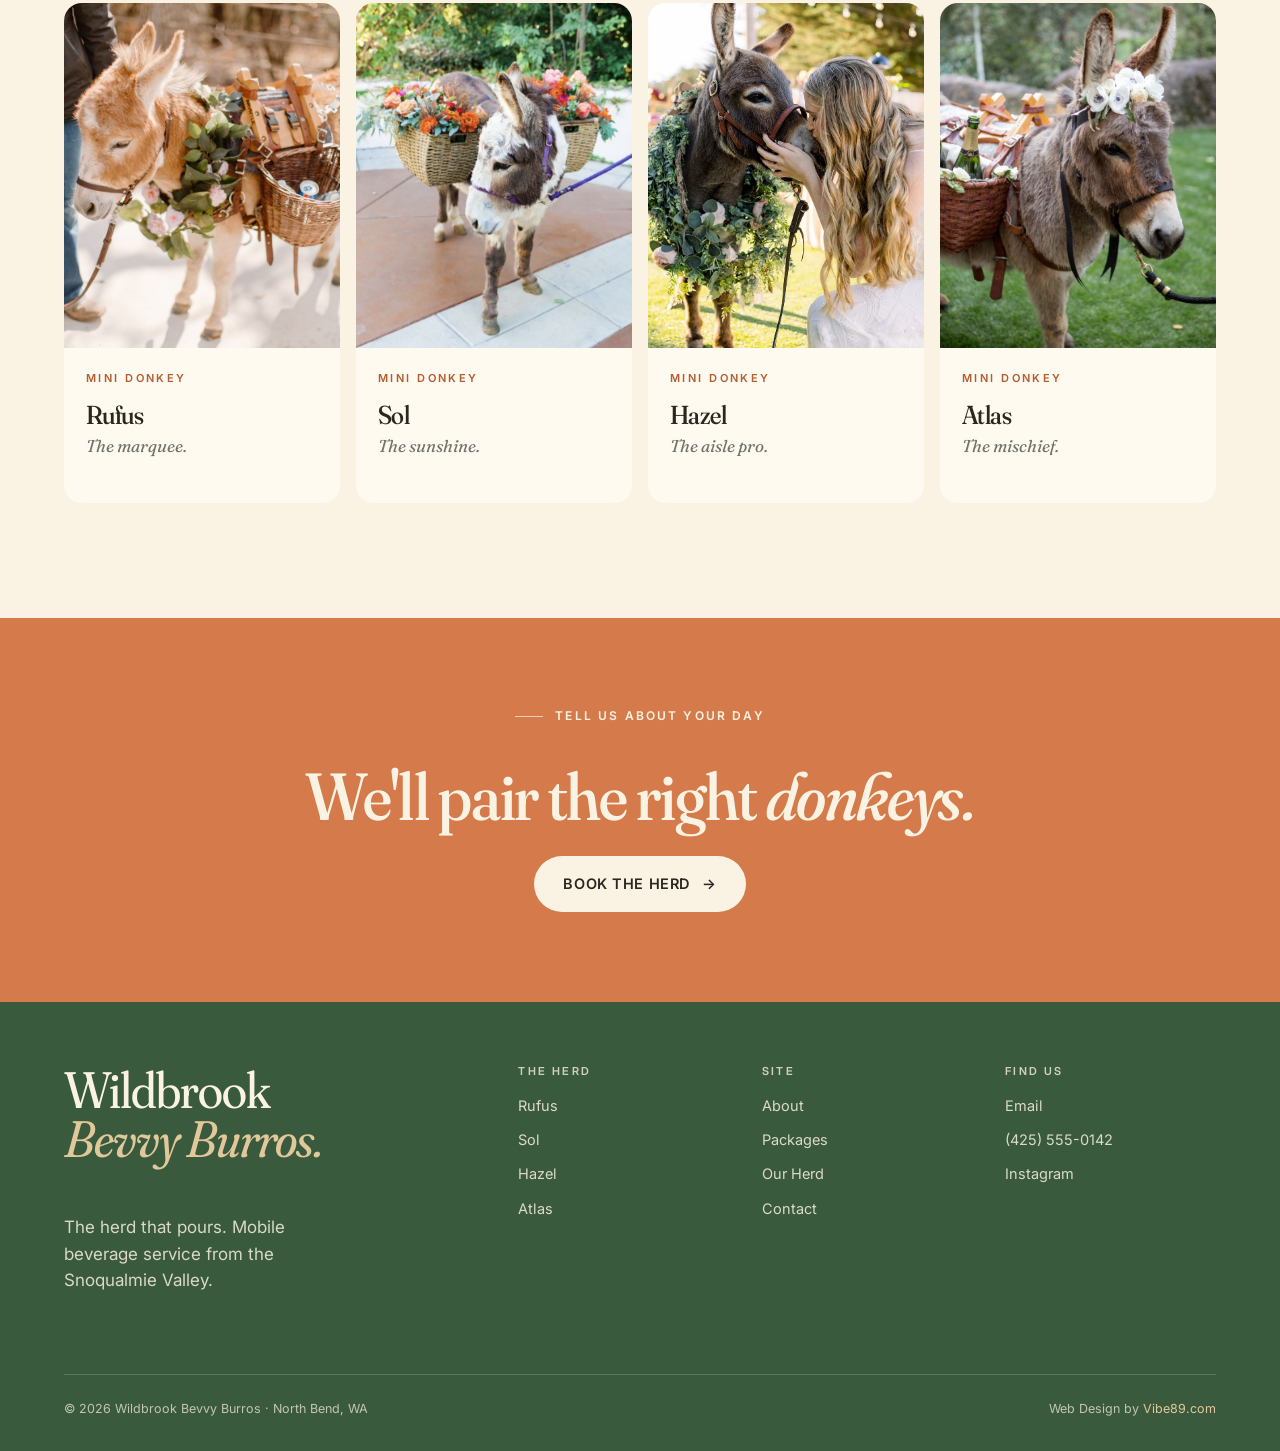
<file: herd.html>
<!DOCTYPE html>
<html lang="en">
<head>
  <meta charset="UTF-8" />
  <meta name="viewport" content="width=device-width, initial-scale=1.0" />
  <title>Our Herd — Wildbrook Bevvy Burros · Meet the four mini donkeys</title>
  <meta name="description" content="Meet the four Wildbrook mini donkeys — Rufus, Sol, Hazel, and Atlas. Scroll the showcase, then read each donkey's profile." />
  <meta name="theme-color" content="#2a3d2c" />
  <link rel="icon" href="favicon.svg" type="image/svg+xml" />
  <link rel="canonical" href="https://wildbrookbevvyburros.com/herd.html" />
  <meta property="og:title" content="Our Herd — Wildbrook Bevvy Burros" />
  <meta property="og:description" content="Four mini donkeys, two bonded pairs, one farm in the Snoqualmie Valley." />
  <meta property="og:image" content="https://wildbrookbevvyburros.com/images/og-image.svg" />
  <meta property="og:type" content="website" />
  <link rel="preconnect" href="https://fonts.googleapis.com" />
  <link rel="preconnect" href="https://fonts.gstatic.com" crossorigin />
  <link href="https://fonts.googleapis.com/css2?family=Fraunces:ital,opsz,wght@0,9..144,400;0,9..144,500;0,9..144,600;1,9..144,400;1,9..144,500&family=Inter:wght@400;500;600;700&display=swap" rel="stylesheet" />
  <link rel="stylesheet" href="styles.css" />
</head>
<body>
  <a href="#main" class="skip-link">Skip to main content</a>

  <header class="nav nav--on-dark" id="topnav" role="banner">
    <a class="nav__brand" href="index.html" aria-label="Wildbrook Bevvy Burros — Home">
      <span class="nav__mark" aria-hidden="true">W</span>
      <span>Bevvy Burros</span>
    </a>
    <nav class="nav__links" id="nav-panel" aria-label="Primary">
      <a href="index.html">Home</a>
      <a href="about.html">About</a>
      <a href="packages.html">Packages</a>
      <a href="herd.html" aria-current="page">Our Herd</a>
      <a href="contact.html">Contact</a>
    </nav>
    <a class="btn nav__cta" href="contact.html"><span>Book the herd</span><span class="btn__arrow" aria-hidden="true">→</span></a>
    <button class="nav__toggle" type="button" aria-label="Open menu" aria-expanded="false" aria-controls="nav-panel"><span></span></button>
  </header>

  <main id="main">
    <section class="page-hero" aria-label="Meet the donkeys">
      <div class="page-hero__bg" aria-hidden="true">
        <img src="images/hazel.jpg?v=3" alt="" />
      </div>
      <div class="page-hero__inner">
        <p class="eyebrow page-hero__eyebrow">The herd</p>
        <h1 class="page-hero__title">Meet <em>the donkeys.</em></h1>
        <p class="page-hero__lede">Four mini donkeys, two bonded pairs. Our handlers pair the right donkeys to your event — these profiles are for the stories, not the order form.</p>
      </div>
    </section>

    <section class="showcase" aria-label="The herd showcase">
      <div class="showcase__intro">
        <div class="shell">
          <p class="eyebrow reveal">01 — The herd</p>
          <h2 class="showcase__title reveal reveal--delay-1">Four donkeys. <em>One unforgettable hour.</em></h2>
          <p class="showcase__lede reveal reveal--delay-2">Each donkey is hand-trained, well-groomed, and bonded to a partner. Scroll to meet them.</p>
        </div>
      </div>

      <div class="showcase__rail" id="showcase-rail" data-panels="4">
        <div class="showcase__viewport">
          <div class="showcase__counter" aria-hidden="true"><strong id="showcase-current">01</strong> / 04</div>

          <article class="showcase__panel is-active" data-panel="0" aria-labelledby="panel-rufus-name">
            <div class="showcase__media">
              <img src="images/rufus.jpg?v=3" alt="Rufus the mini donkey — placeholder portrait." loading="lazy" />
              <div class="showcase__media-label"><span>Rufus</span><span>36 inches</span></div>
            </div>
            <div class="showcase__copy">
              <p class="showcase__index">01.</p>
              <p class="showcase__species">Mini Donkey · Bonded with Tonka</p>
              <h3 class="showcase__name" id="panel-rufus-name"><span>R</span><span>u</span><span>f</span><span>u</span><span>s</span></h3>
              <p class="showcase__tagline">"The marquee. The tallest of the four, the calmest in a crowd, and the donkey every photographer asks for."</p>
              <dl class="showcase__stats">
                <div class="showcase__stat"><dt>Best at</dt><dd>cocktail hour</dd></div>
                <div class="showcase__stat"><dt>Bonded with</dt><dd>Tonka</dd></div>
                <div class="showcase__stat"><dt>Snack</dt><dd>timothy hay</dd></div>
                <div class="showcase__stat"><dt>Style</dt><dd>oak side-pack</dd></div>
              </dl>
              <a class="btn showcase__cta" href="rufus.html"><span>Visit Rufus's profile</span><span class="btn__arrow" aria-hidden="true">→</span></a>
            </div>
          </article>

          <article class="showcase__panel" data-panel="1" aria-hidden="true" aria-labelledby="panel-sol-name">
            <div class="showcase__media">
              <img src="images/sol.jpg?v=3" alt="Sol the mini donkey — placeholder portrait." loading="lazy" />
              <div class="showcase__media-label"><span>Sol</span><span>33 inches</span></div>
            </div>
            <div class="showcase__copy">
              <p class="showcase__index">02.</p>
              <p class="showcase__species">Mini Donkey · Bonded with Marigold</p>
              <h3 class="showcase__name" id="panel-sol-name"><span>S</span><span>o</span><span>l</span></h3>
              <p class="showcase__tagline">"The sunshine. The brightest disposition on the roster — made for brunch hour and garden parties under string lights."</p>
              <dl class="showcase__stats">
                <div class="showcase__stat"><dt>Best at</dt><dd>brunch &amp; daylight</dd></div>
                <div class="showcase__stat"><dt>Bonded with</dt><dd>Marigold</dd></div>
                <div class="showcase__stat"><dt>Snack</dt><dd>orchard pears</dd></div>
                <div class="showcase__stat"><dt>Style</dt><dd>flower crown</dd></div>
              </dl>
              <a class="btn showcase__cta" href="sol.html"><span>Visit Sol's profile</span><span class="btn__arrow" aria-hidden="true">→</span></a>
            </div>
          </article>

          <article class="showcase__panel" data-panel="2" aria-hidden="true" aria-labelledby="panel-hazel-name">
            <div class="showcase__media">
              <img src="images/hazel.jpg?v=3" alt="Hazel the mini donkey — placeholder portrait." loading="lazy" />
              <div class="showcase__media-label"><span>Hazel</span><span>32 inches</span></div>
            </div>
            <div class="showcase__copy">
              <p class="showcase__index">03.</p>
              <p class="showcase__species">Mini Donkey · Bonded with Juniper</p>
              <h3 class="showcase__name" id="panel-hazel-name"><span>H</span><span>a</span><span>z</span><span>e</span><span>l</span></h3>
              <p class="showcase__tagline">"The aisle pro. Patient through processions, calm with kids, uncannily aware of camera angles."</p>
              <dl class="showcase__stats">
                <div class="showcase__stat"><dt>Best at</dt><dd>aisle walks</dd></div>
                <div class="showcase__stat"><dt>Bonded with</dt><dd>Juniper</dd></div>
                <div class="showcase__stat"><dt>Snack</dt><dd>carrot tops</dd></div>
                <div class="showcase__stat"><dt>Style</dt><dd>eucalyptus garland</dd></div>
              </dl>
              <a class="btn showcase__cta" href="hazel.html"><span>Visit Hazel's profile</span><span class="btn__arrow" aria-hidden="true">→</span></a>
            </div>
          </article>

          <article class="showcase__panel" data-panel="3" aria-hidden="true" aria-labelledby="panel-atlas-name">
            <div class="showcase__media">
              <img src="images/atlas.jpg?v=3" alt="Atlas the mini donkey — placeholder portrait." loading="lazy" />
              <div class="showcase__media-label"><span>Atlas</span><span>34 inches</span></div>
            </div>
            <div class="showcase__copy">
              <p class="showcase__index">04.</p>
              <p class="showcase__species">Mini Donkey · Bonded with Cypress</p>
              <h3 class="showcase__name" id="panel-atlas-name"><span>A</span><span>t</span><span>l</span><span>a</span><span>s</span></h3>
              <p class="showcase__tagline">"The mischief. The icebreaker at cocktail hour — guests laughing within ninety seconds of arriving."</p>
              <dl class="showcase__stats">
                <div class="showcase__stat"><dt>Best at</dt><dd>cocktail hour</dd></div>
                <div class="showcase__stat"><dt>Bonded with</dt><dd>Cypress</dd></div>
                <div class="showcase__stat"><dt>Snack</dt><dd>apple slices</dd></div>
                <div class="showcase__stat"><dt>Style</dt><dd>knit bowtie</dd></div>
              </dl>
              <a class="btn showcase__cta" href="atlas.html"><span>Visit Atlas's profile</span><span class="btn__arrow" aria-hidden="true">→</span></a>
            </div>
          </article>

          <div class="showcase__nav" role="group" aria-label="Choose a donkey">
            <button type="button" data-go="0" aria-pressed="true" aria-label="Show Rufus"></button>
            <button type="button" data-go="1" aria-pressed="false" aria-label="Show Sol"></button>
            <button type="button" data-go="2" aria-pressed="false" aria-label="Show Hazel"></button>
            <button type="button" data-go="3" aria-pressed="false" aria-label="Show Atlas"></button>
          </div>
        </div>
      </div>
    </section>

    <section class="herd" aria-label="All four donkey profiles">
      <div class="herd__head">
        <div>
          <p class="eyebrow">Profiles</p>
          <h2>Read the four <em>stories.</em></h2>
        </div>
        <a class="btn" href="contact.html"><span>Book the herd</span><span class="btn__arrow" aria-hidden="true">→</span></a>
      </div>
      <div class="herd__grid">
        <a class="herd-card" href="rufus.html">
          <div class="herd-card__media"><img src="images/rufus.jpg?v=3" alt="Rufus the mini donkey." /></div>
          <div class="herd-card__body">
            <p class="herd-card__species">Mini Donkey</p>
            <h3 class="herd-card__name">Rufus</h3>
            <p class="herd-card__tag">The marquee.</p>
          </div>
        </a>
        <a class="herd-card" href="sol.html">
          <div class="herd-card__media"><img src="images/sol.jpg?v=3" alt="Sol the mini donkey." /></div>
          <div class="herd-card__body">
            <p class="herd-card__species">Mini Donkey</p>
            <h3 class="herd-card__name">Sol</h3>
            <p class="herd-card__tag">The sunshine.</p>
          </div>
        </a>
        <a class="herd-card" href="hazel.html">
          <div class="herd-card__media"><img src="images/hazel.jpg?v=3" alt="Hazel the mini donkey." /></div>
          <div class="herd-card__body">
            <p class="herd-card__species">Mini Donkey</p>
            <h3 class="herd-card__name">Hazel</h3>
            <p class="herd-card__tag">The aisle pro.</p>
          </div>
        </a>
        <a class="herd-card" href="atlas.html">
          <div class="herd-card__media"><img src="images/atlas.jpg?v=3" alt="Atlas the mini donkey." /></div>
          <div class="herd-card__body">
            <p class="herd-card__species">Mini Donkey</p>
            <h3 class="herd-card__name">Atlas</h3>
            <p class="herd-card__tag">The mischief.</p>
          </div>
        </a>
      </div>
    </section>

    <section class="cta-strip" aria-label="Book the herd">
      <p class="eyebrow" style="color:var(--cream);">Tell us about your day</p>
      <h2>We'll pair the right <em>donkeys.</em></h2>
      <a class="btn btn--cream" href="contact.html"><span>Book the herd</span><span class="btn__arrow" aria-hidden="true">→</span></a>
    </section>
  </main>

  <footer class="footer" role="contentinfo">
    <div class="shell">
      <div class="footer__grid">
        <div>
          <p class="footer__brand">Wildbrook<br><em>Bevvy Burros.</em></p>
          <p style="margin-top:18px; color:rgba(246,239,226,0.85); max-width:280px;">The herd that pours. Mobile beverage service from the Snoqualmie Valley.</p>
        </div>
        <div class="footer__col">
          <h4>The herd</h4>
          <ul class="footer__links">
            <li><a href="rufus.html">Rufus</a></li>
            <li><a href="sol.html">Sol</a></li>
            <li><a href="hazel.html">Hazel</a></li>
            <li><a href="atlas.html">Atlas</a></li>
          </ul>
        </div>
        <div class="footer__col">
          <h4>Site</h4>
          <ul class="footer__links">
            <li><a href="about.html">About</a></li>
            <li><a href="packages.html">Packages</a></li>
            <li><a href="herd.html" aria-current="page">Our Herd</a></li>
            <li><a href="contact.html">Contact</a></li>
          </ul>
        </div>
        <div class="footer__col">
          <h4>Find us</h4>
          <ul class="footer__links">
            <li><a href="mailto:hello@wildbrookbevvyburros.com">Email</a></li>
            <li><a href="tel:+14255550142">(425) 555-0142</a></li>
            <li><a href="https://instagram.com" target="_blank" rel="noopener">Instagram</a></li>
          </ul>
        </div>
      </div>
      <div class="footer__legal">
        <span>© 2026 Wildbrook Bevvy Burros · North Bend, WA</span>
        <span>Web Design by <a href="https://vibe89.com" target="_blank" rel="noopener" style="color:var(--brass-soft);">Vibe89.com</a></span>
      </div>
    </div>
  </footer>

  <script src="script.js" defer></script>
</body>
</html>
</file>
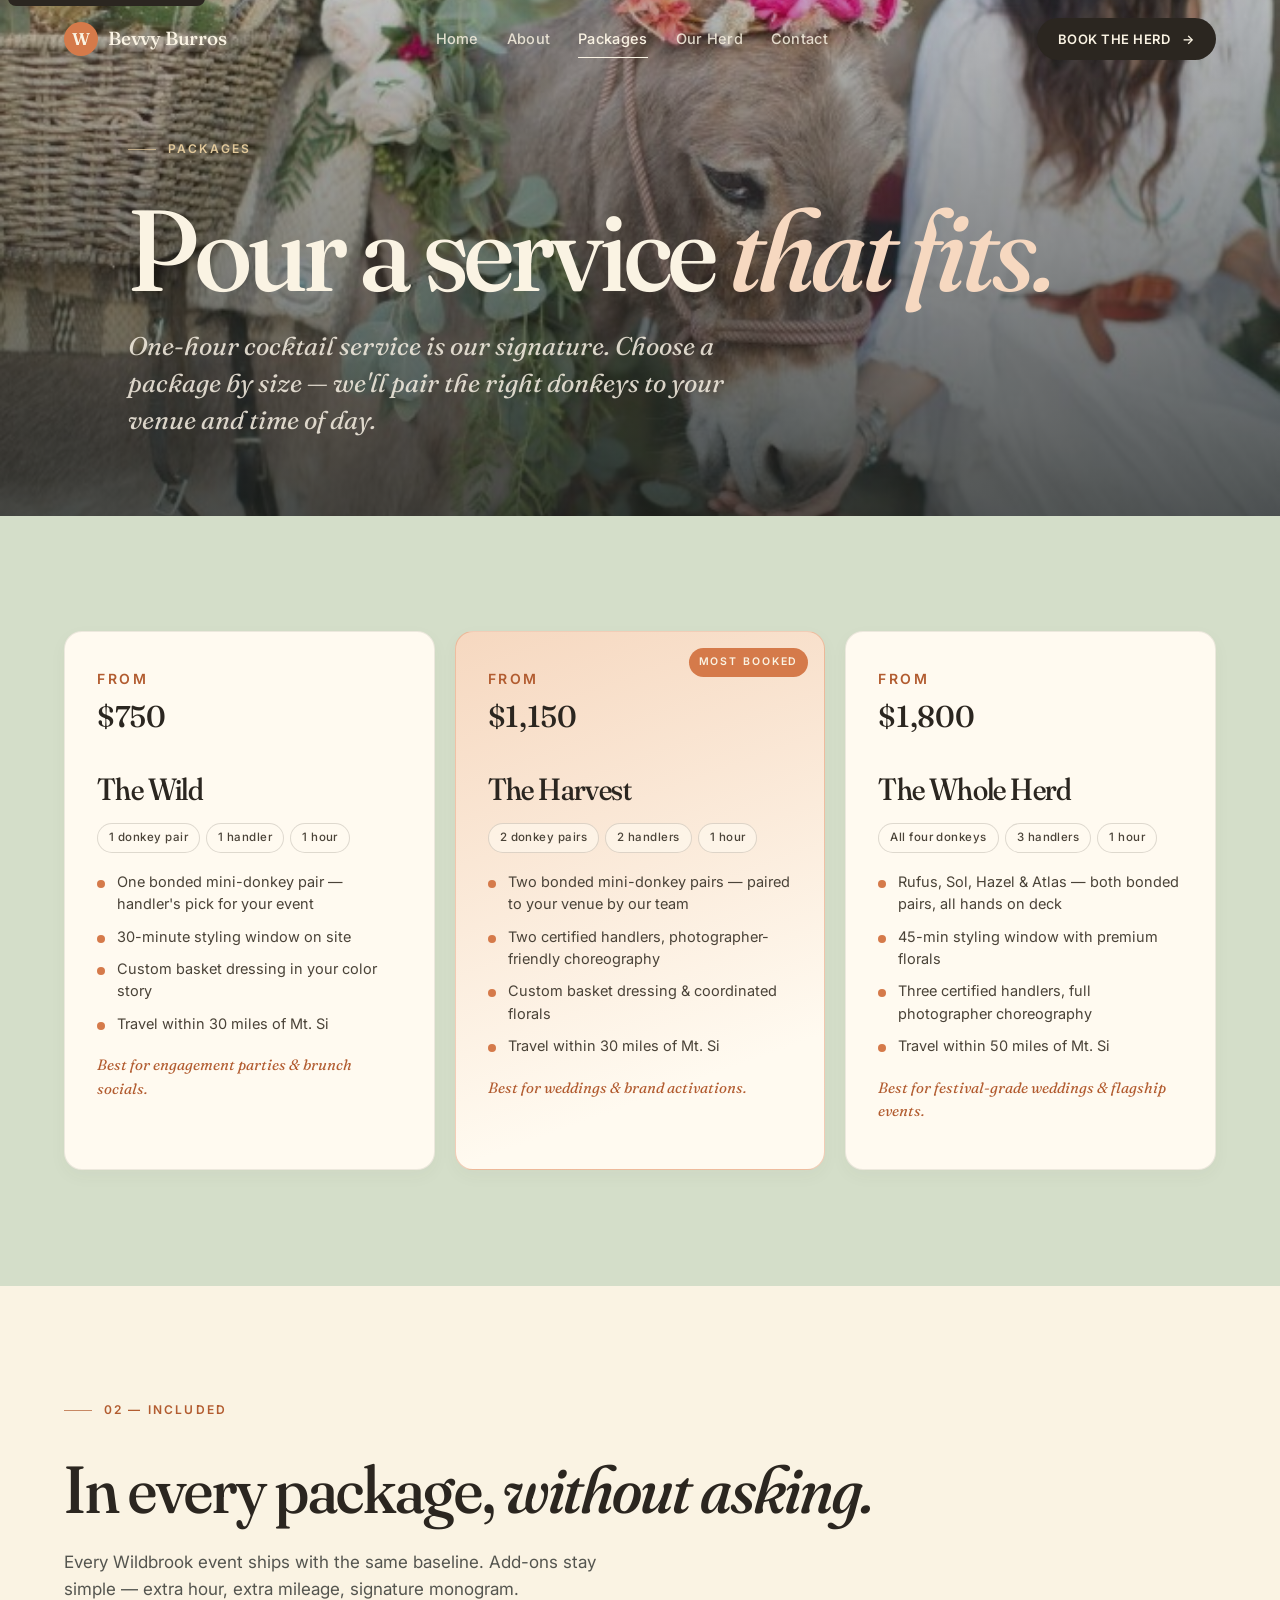
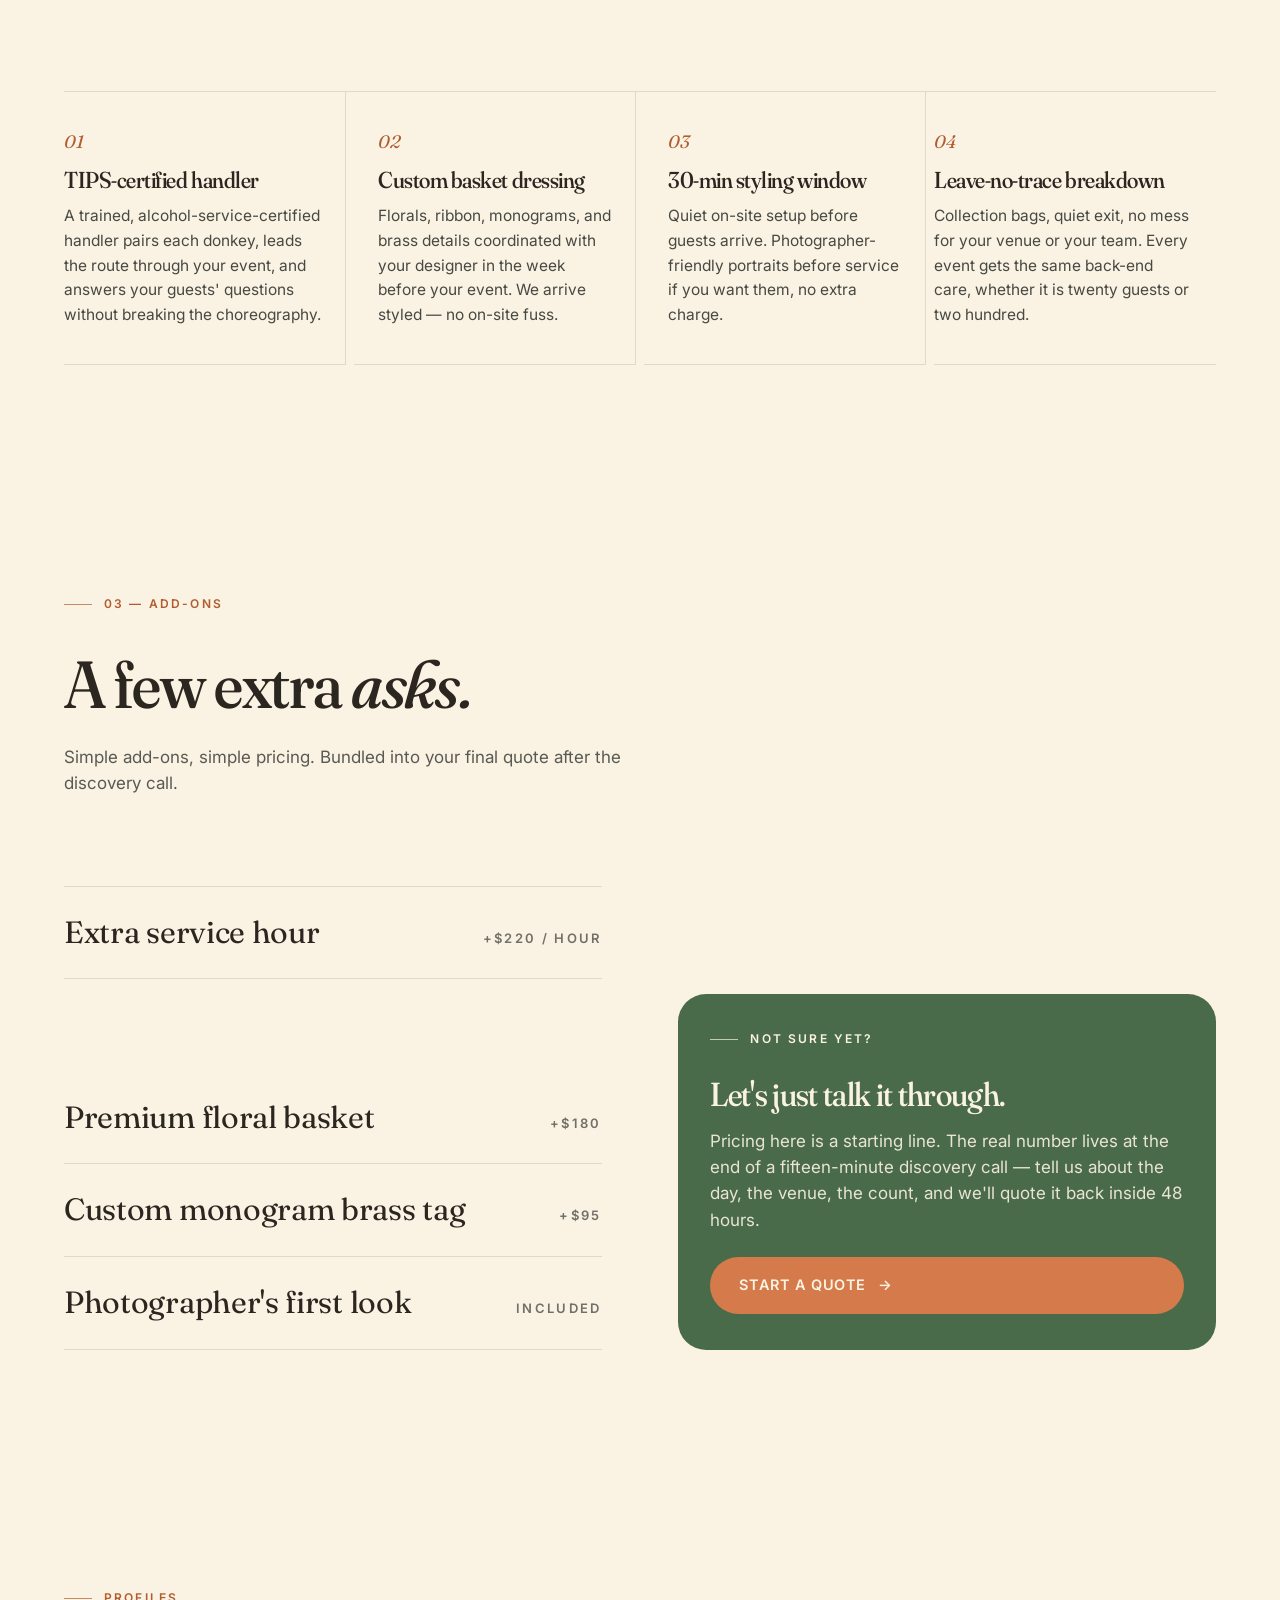
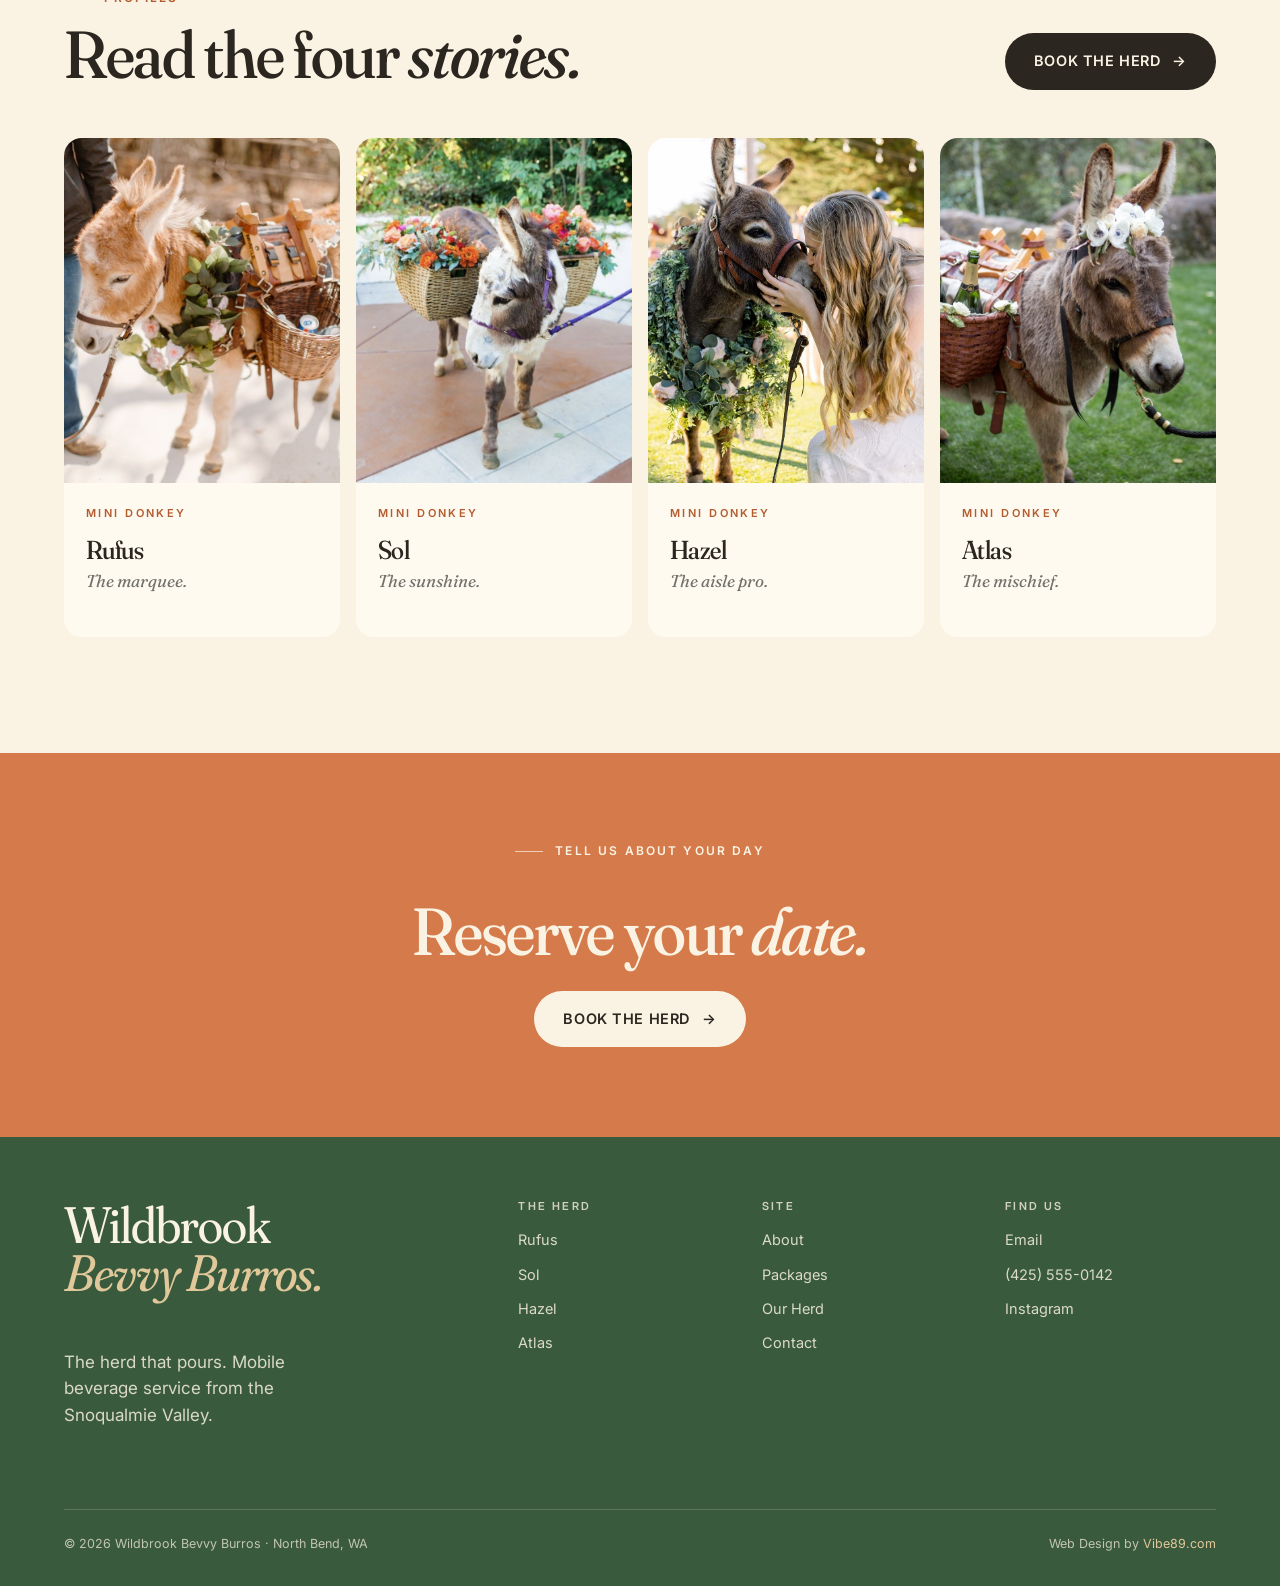
<file: packages.html>
<!DOCTYPE html>
<html lang="en">
<head>
  <meta charset="UTF-8" />
  <meta name="viewport" content="width=device-width, initial-scale=1.0" />
  <title>Packages — Wildbrook Bevvy Burros · Mini donkey beverage service</title>
  <meta name="description" content="Three Wildbrook packages — The Wild, The Harvest, The Whole Herd. One donkey pair, two donkey pairs, or all four mini donkeys at your event. Pricing starts at $750." />
  <meta name="theme-color" content="#2a3d2c" />
  <link rel="icon" href="favicon.svg" type="image/svg+xml" />
  <link rel="canonical" href="https://wildbrookbevvyburros.com/packages.html" />
  <meta property="og:title" content="Packages — Wildbrook Bevvy Burros" />
  <meta property="og:description" content="One donkey pair, two donkey pairs, or all four. Pricing from $750." />
  <meta property="og:image" content="https://wildbrookbevvyburros.com/images/og-image.svg" />
  <meta property="og:type" content="website" />
  <link rel="preconnect" href="https://fonts.googleapis.com" />
  <link rel="preconnect" href="https://fonts.gstatic.com" crossorigin />
  <link href="https://fonts.googleapis.com/css2?family=Fraunces:ital,opsz,wght@0,9..144,400;0,9..144,500;0,9..144,600;1,9..144,400;1,9..144,500&family=Inter:wght@400;500;600;700&display=swap" rel="stylesheet" />
  <link rel="stylesheet" href="styles.css" />
</head>
<body>
  <a href="#main" class="skip-link">Skip to main content</a>

  <header class="nav nav--on-dark" id="topnav" role="banner">
    <a class="nav__brand" href="index.html" aria-label="Wildbrook Bevvy Burros — Home">
      <span class="nav__mark" aria-hidden="true">W</span>
      <span>Bevvy Burros</span>
    </a>
    <nav class="nav__links" id="nav-panel" aria-label="Primary">
      <a href="index.html">Home</a>
      <a href="about.html">About</a>
      <a href="packages.html" aria-current="page">Packages</a>
      <a href="herd.html">Our Herd</a>
      <a href="contact.html">Contact</a>
    </nav>
    <a class="btn nav__cta" href="contact.html"><span>Book the herd</span><span class="btn__arrow" aria-hidden="true">→</span></a>
    <button class="nav__toggle" type="button" aria-label="Open menu" aria-expanded="false" aria-controls="nav-panel"><span></span></button>
  </header>

  <main id="main">
    <section class="page-hero" aria-label="Packages">
      <div class="page-hero__bg" aria-hidden="true">
        <img src="images/scene-cocktail.jpg?v=3" alt="" />
      </div>
      <div class="page-hero__inner">
        <p class="eyebrow page-hero__eyebrow">Packages</p>
        <h1 class="page-hero__title">Pour a service <em>that fits.</em></h1>
        <p class="page-hero__lede">One-hour cocktail service is our signature. Choose a package by size — we'll pair the right donkeys to your venue and time of day.</p>
      </div>
    </section>

    <section class="section packages" aria-label="All packages">
      <div class="shell">
        <div class="packages__grid">
          <article class="pkg reveal">
            <p class="pkg__price">From <strong>$750</strong></p>
            <h3 class="pkg__name">The Wild</h3>
            <div class="pkg__chips">
              <span class="chip">1 donkey pair</span>
              <span class="chip">1 handler</span>
              <span class="chip">1 hour</span>
            </div>
            <ul class="pkg__list">
              <li>One bonded mini-donkey pair — handler's pick for your event</li>
              <li>30-minute styling window on site</li>
              <li>Custom basket dressing in your color story</li>
              <li>Travel within 30 miles of Mt. Si</li>
            </ul>
            <p class="pkg__best">Best for engagement parties &amp; brunch socials.</p>
          </article>
          <article class="pkg pkg--featured reveal reveal--delay-1">
            <p class="pkg__price">From <strong>$1,150</strong></p>
            <h3 class="pkg__name">The Harvest</h3>
            <div class="pkg__chips">
              <span class="chip">2 donkey pairs</span>
              <span class="chip">2 handlers</span>
              <span class="chip">1 hour</span>
            </div>
            <ul class="pkg__list">
              <li>Two bonded mini-donkey pairs — paired to your venue by our team</li>
              <li>Two certified handlers, photographer-friendly choreography</li>
              <li>Custom basket dressing &amp; coordinated florals</li>
              <li>Travel within 30 miles of Mt. Si</li>
            </ul>
            <p class="pkg__best">Best for weddings &amp; brand activations.</p>
          </article>
          <article class="pkg reveal reveal--delay-2">
            <p class="pkg__price">From <strong>$1,800</strong></p>
            <h3 class="pkg__name">The Whole Herd</h3>
            <div class="pkg__chips">
              <span class="chip">All four donkeys</span>
              <span class="chip">3 handlers</span>
              <span class="chip">1 hour</span>
            </div>
            <ul class="pkg__list">
              <li>Rufus, Sol, Hazel &amp; Atlas — both bonded pairs, all hands on deck</li>
              <li>45-min styling window with premium florals</li>
              <li>Three certified handlers, full photographer choreography</li>
              <li>Travel within 50 miles of Mt. Si</li>
            </ul>
            <p class="pkg__best">Best for festival-grade weddings &amp; flagship events.</p>
          </article>
        </div>
      </div>
    </section>

    <section class="section section--cream pillars" aria-label="What's included with every package">
      <div class="shell">
        <div class="section__head">
          <p class="eyebrow reveal">02 — Included</p>
          <h2 class="reveal reveal--delay-1">In every package, <em>without asking.</em></h2>
          <p class="reveal reveal--delay-2" style="max-width:580px; color:rgba(20,24,22,0.72);">Every Wildbrook event ships with the same baseline. Add-ons stay simple — extra hour, extra mileage, signature monogram.</p>
        </div>
        <div class="pillars__grid">
          <div class="pillar reveal">
            <span class="pillar__num">01</span>
            <h3 class="pillar__title">TIPS-certified handler</h3>
            <p class="pillar__body">A trained, alcohol-service-certified handler pairs each donkey, leads the route through your event, and answers your guests' questions without breaking the choreography.</p>
          </div>
          <div class="pillar reveal reveal--delay-1">
            <span class="pillar__num">02</span>
            <h3 class="pillar__title">Custom basket dressing</h3>
            <p class="pillar__body">Florals, ribbon, monograms, and brass details coordinated with your designer in the week before your event. We arrive styled — no on-site fuss.</p>
          </div>
          <div class="pillar reveal reveal--delay-2">
            <span class="pillar__num">03</span>
            <h3 class="pillar__title">30-min styling window</h3>
            <p class="pillar__body">Quiet on-site setup before guests arrive. Photographer-friendly portraits before service if you want them, no extra charge.</p>
          </div>
          <div class="pillar reveal reveal--delay-3">
            <span class="pillar__num">04</span>
            <h3 class="pillar__title">Leave-no-trace breakdown</h3>
            <p class="pillar__body">Collection bags, quiet exit, no mess for your venue or your team. Every event gets the same back-end care, whether it is twenty guests or two hundred.</p>
          </div>
        </div>
      </div>
    </section>

    <section class="section venues" aria-label="Add-ons">
      <div class="shell">
        <div class="section__head">
          <p class="eyebrow reveal">03 — Add-ons</p>
          <h2 class="reveal reveal--delay-1">A few extra <em>asks.</em></h2>
          <p class="reveal reveal--delay-2" style="max-width:580px; color:rgba(20,24,22,0.7);">Simple add-ons, simple pricing. Bundled into your final quote after the discovery call.</p>
        </div>
        <div class="venues__grid">
          <ul class="venues__list">
            <li class="reveal">
              <span class="venues__name">Extra service hour</span>
              <span class="venues__city">+$220 / hour</span>
            </li>
            <li class="reveal">
              <span class="venues__name">Travel beyond 30 miles</span>
              <span class="venues__city">$2.40 / mile</span>
            </li>
            <li class="reveal">
              <span class="venues__name">Premium floral basket</span>
              <span class="venues__city">+$180</span>
            </li>
            <li class="reveal">
              <span class="venues__name">Custom monogram brass tag</span>
              <span class="venues__city">+$95</span>
            </li>
            <li class="reveal">
              <span class="venues__name">Photographer's first look</span>
              <span class="venues__city">Included</span>
            </li>
          </ul>
          <aside class="venues__partner reveal reveal--delay-2">
            <p class="eyebrow" style="color:var(--cream);">Not sure yet?</p>
            <h3>Let's just talk it through.</h3>
            <p style="color:rgba(246,239,226,0.92); margin-bottom:8px;">Pricing here is a starting line. The real number lives at the end of a fifteen-minute discovery call — tell us about the day, the venue, the count, and we'll quote it back inside 48 hours.</p>
            <a class="btn btn--terra" href="contact.html"><span>Start a quote</span><span class="btn__arrow" aria-hidden="true">→</span></a>
          </aside>
        </div>
      </div>
    </section>

    <section class="herd" aria-label="All four donkey profiles">
      <div class="herd__head">
        <div>
          <p class="eyebrow">Profiles</p>
          <h2>Read the four <em>stories.</em></h2>
        </div>
        <a class="btn" href="contact.html"><span>Book the herd</span><span class="btn__arrow" aria-hidden="true">→</span></a>
      </div>
      <div class="herd__grid">
        <a class="herd-card" href="rufus.html">
          <div class="herd-card__media"><img src="images/rufus.jpg?v=3" alt="Rufus the mini donkey." /></div>
          <div class="herd-card__body">
            <p class="herd-card__species">Mini Donkey</p>
            <h3 class="herd-card__name">Rufus</h3>
            <p class="herd-card__tag">The marquee.</p>
          </div>
        </a>
        <a class="herd-card" href="sol.html">
          <div class="herd-card__media"><img src="images/sol.jpg?v=3" alt="Sol the mini donkey." /></div>
          <div class="herd-card__body">
            <p class="herd-card__species">Mini Donkey</p>
            <h3 class="herd-card__name">Sol</h3>
            <p class="herd-card__tag">The sunshine.</p>
          </div>
        </a>
        <a class="herd-card" href="hazel.html">
          <div class="herd-card__media"><img src="images/hazel.jpg?v=3" alt="Hazel the mini donkey." /></div>
          <div class="herd-card__body">
            <p class="herd-card__species">Mini Donkey</p>
            <h3 class="herd-card__name">Hazel</h3>
            <p class="herd-card__tag">The aisle pro.</p>
          </div>
        </a>
        <a class="herd-card" href="atlas.html">
          <div class="herd-card__media"><img src="images/atlas.jpg?v=3" alt="Atlas the mini donkey." /></div>
          <div class="herd-card__body">
            <p class="herd-card__species">Mini Donkey</p>
            <h3 class="herd-card__name">Atlas</h3>
            <p class="herd-card__tag">The mischief.</p>
          </div>
        </a>
      </div>
    </section>

    <section class="cta-strip" aria-label="Book the herd">
      <p class="eyebrow" style="color:var(--cream);">Tell us about your day</p>
      <h2>Reserve your <em>date.</em></h2>
      <a class="btn btn--cream" href="contact.html"><span>Book the herd</span><span class="btn__arrow" aria-hidden="true">→</span></a>
    </section>
  </main>

  <footer class="footer" role="contentinfo">
    <div class="shell">
      <div class="footer__grid">
        <div>
          <p class="footer__brand">Wildbrook<br><em>Bevvy Burros.</em></p>
          <p style="margin-top:18px; color:rgba(246,239,226,0.85); max-width:280px;">The herd that pours. Mobile beverage service from the Snoqualmie Valley.</p>
        </div>
        <div class="footer__col">
          <h4>The herd</h4>
          <ul class="footer__links">
            <li><a href="rufus.html">Rufus</a></li>
            <li><a href="sol.html">Sol</a></li>
            <li><a href="hazel.html">Hazel</a></li>
            <li><a href="atlas.html">Atlas</a></li>
          </ul>
        </div>
        <div class="footer__col">
          <h4>Site</h4>
          <ul class="footer__links">
            <li><a href="about.html">About</a></li>
            <li><a href="packages.html" aria-current="page">Packages</a></li>
            <li><a href="herd.html">Our Herd</a></li>
            <li><a href="contact.html">Contact</a></li>
          </ul>
        </div>
        <div class="footer__col">
          <h4>Find us</h4>
          <ul class="footer__links">
            <li><a href="mailto:hello@wildbrookbevvyburros.com">Email</a></li>
            <li><a href="tel:+14255550142">(425) 555-0142</a></li>
            <li><a href="https://instagram.com" target="_blank" rel="noopener">Instagram</a></li>
          </ul>
        </div>
      </div>
      <div class="footer__legal">
        <span>© 2026 Wildbrook Bevvy Burros · North Bend, WA</span>
        <span>Web Design by <a href="https://vibe89.com" target="_blank" rel="noopener" style="color:var(--brass-soft);">Vibe89.com</a></span>
      </div>
    </div>
  </footer>

  <script src="script.js" defer></script>
</body>
</html>
</file>
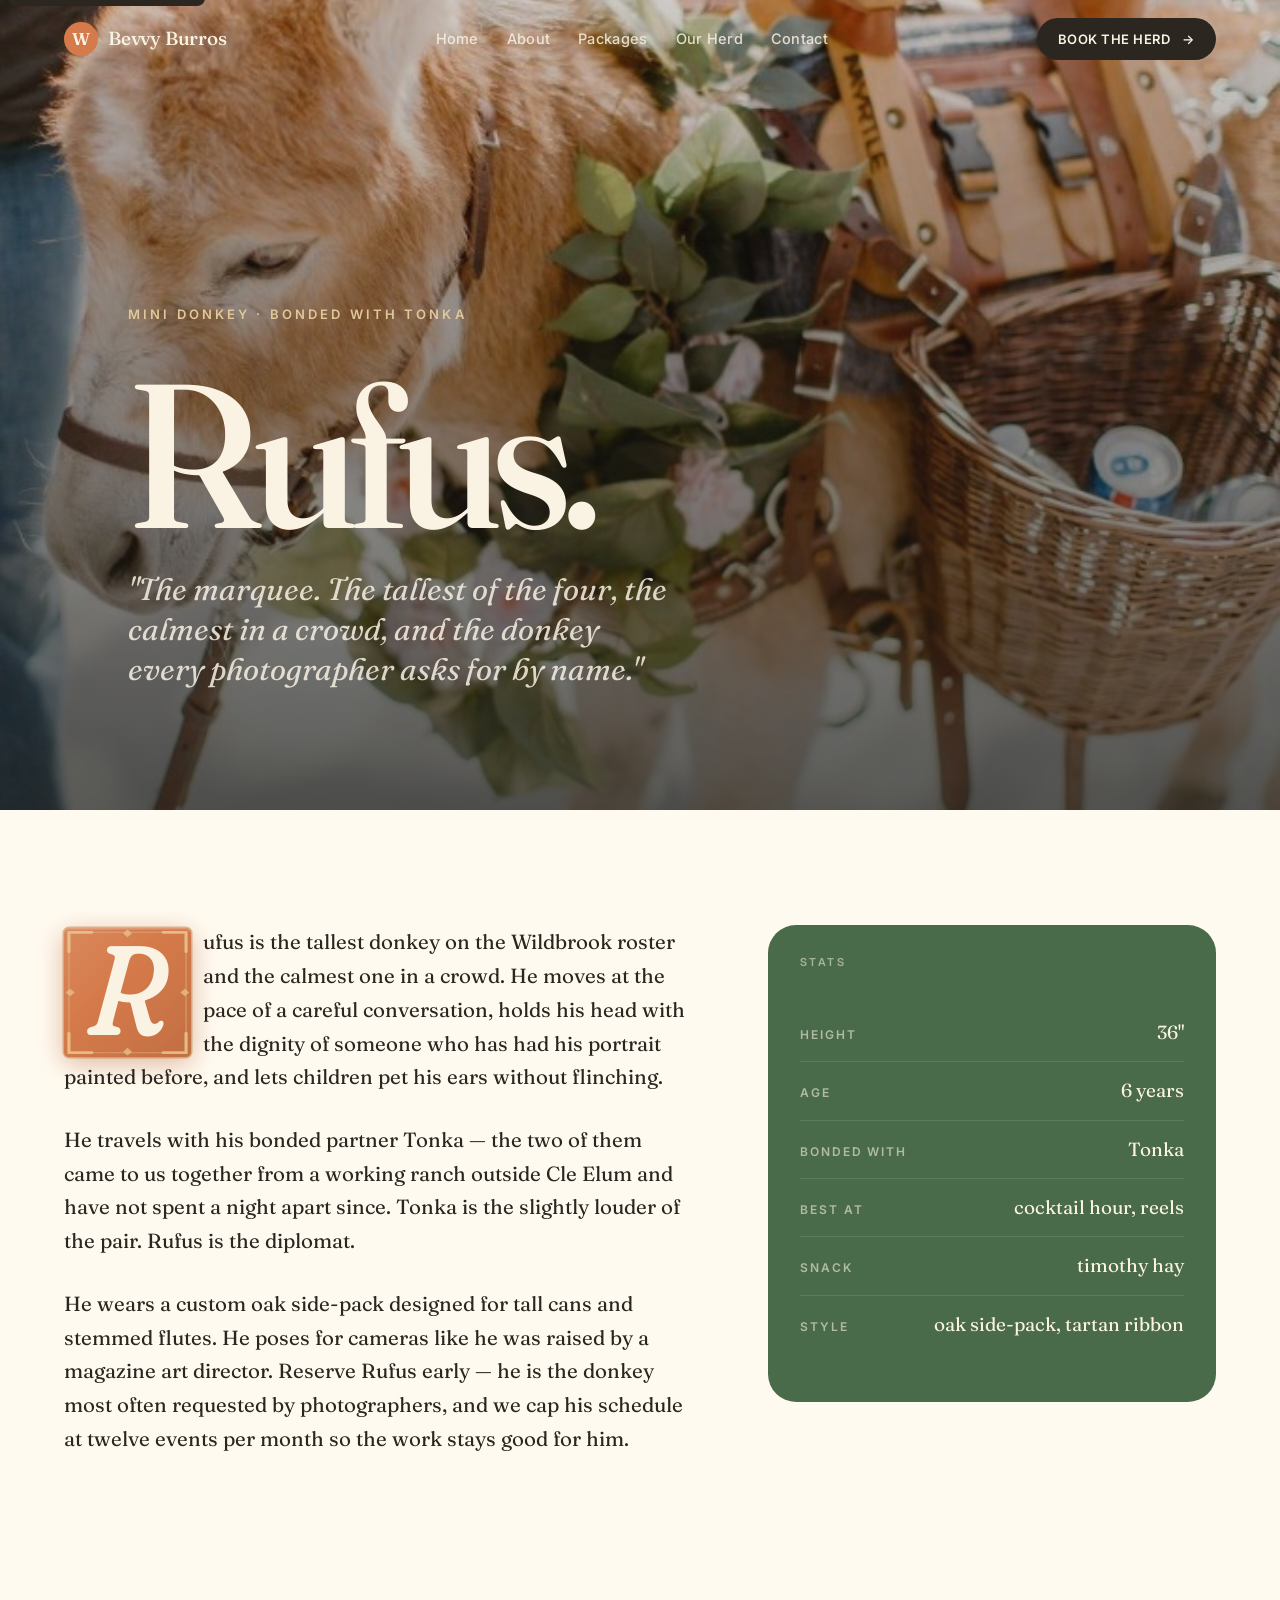
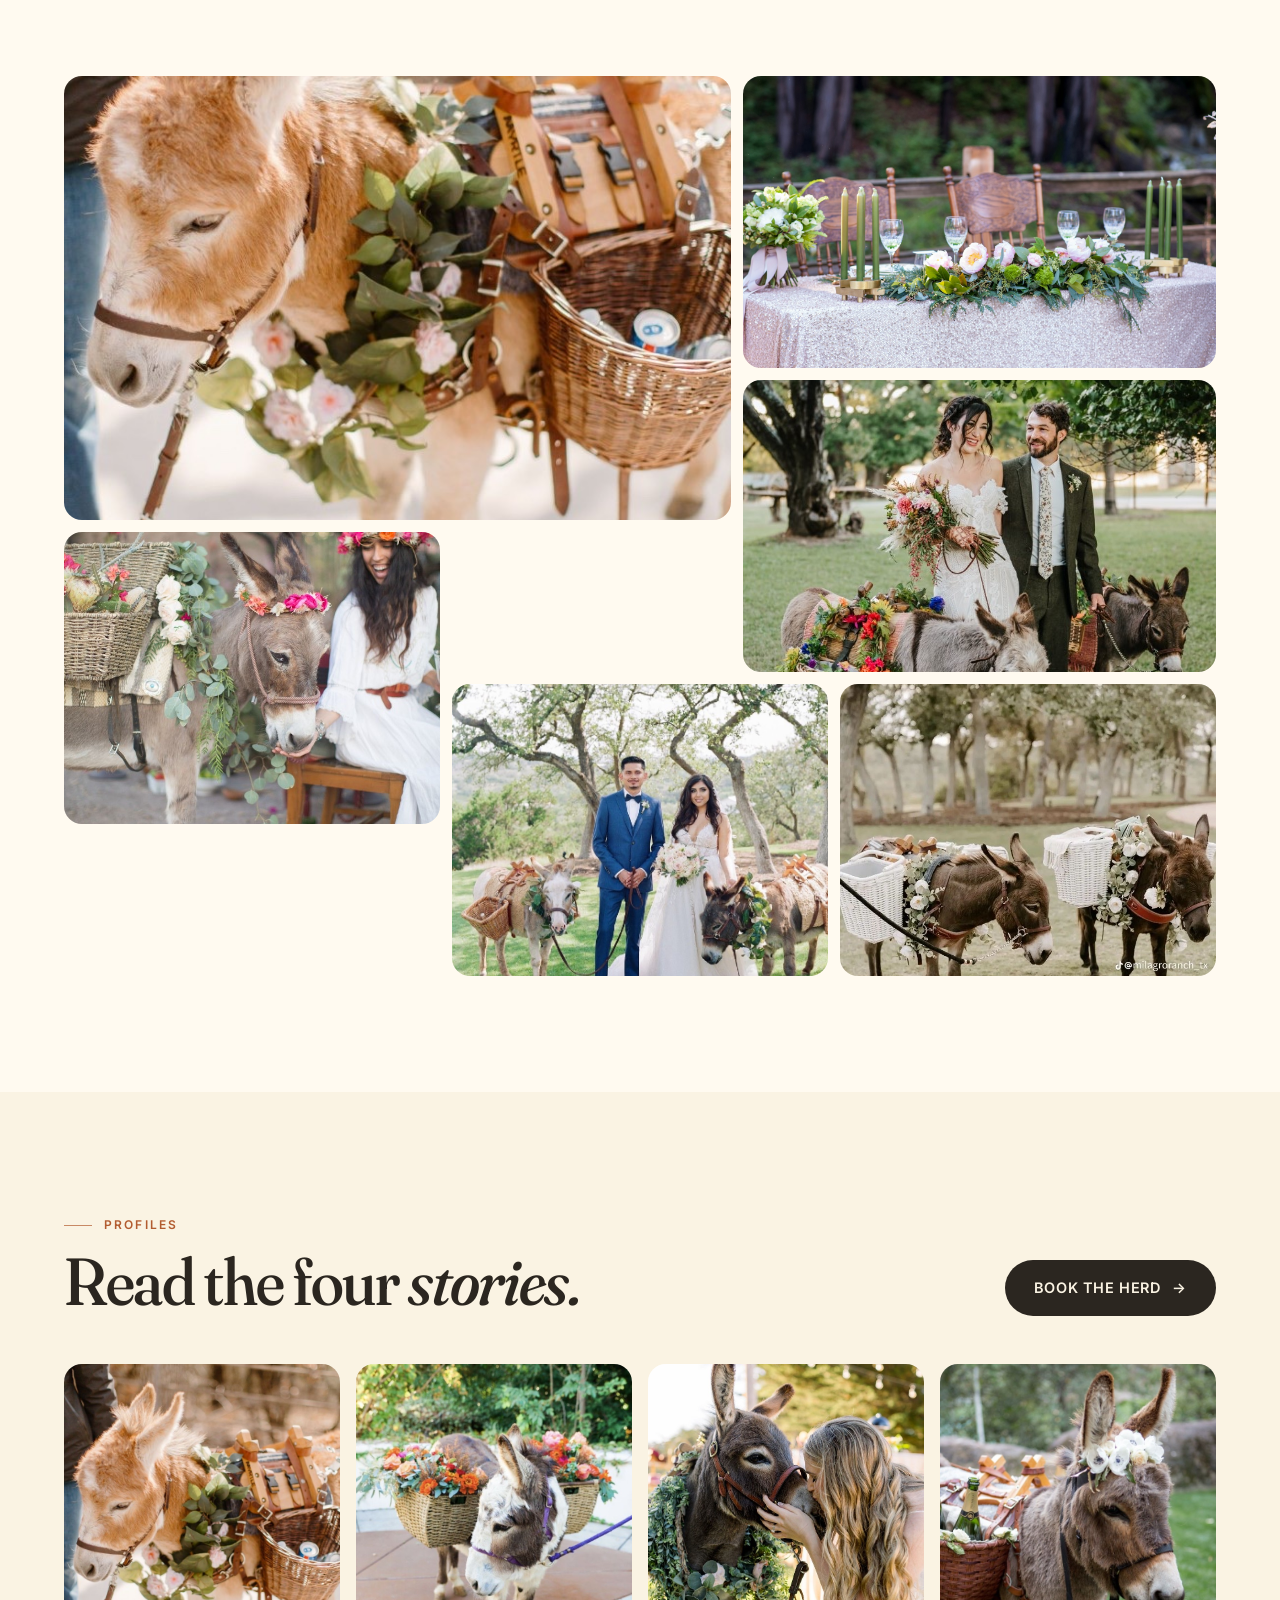
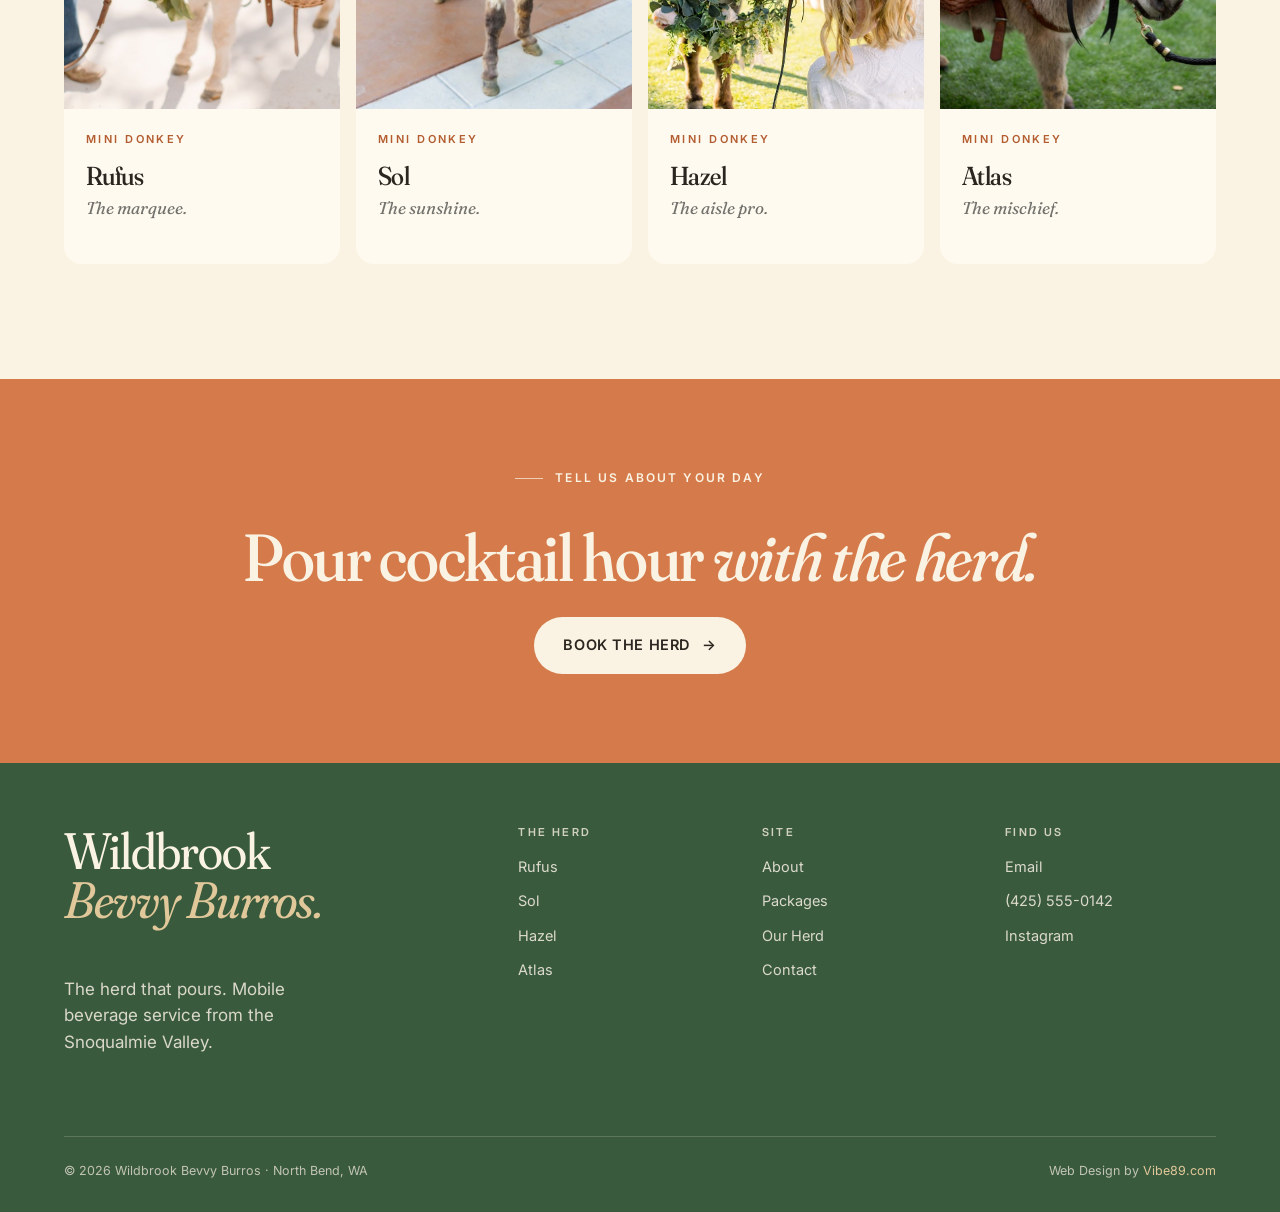
<file: rufus.html>
<!DOCTYPE html>
<html lang="en">
<head>
  <meta charset="UTF-8" />
  <meta name="viewport" content="width=device-width, initial-scale=1.0" />
  <title>Rufus — Mini Donkey · Wildbrook Bevvy Burros</title>
  <meta name="description" content="Meet Rufus — Wildbrook's tall, calm mini donkey and the photographer's favorite. Bonded with Tonka, made for cocktail hour and reels." />
  <meta name="theme-color" content="#2a3d2c" />
  <link rel="icon" href="favicon.svg" type="image/svg+xml" />
  <link rel="canonical" href="https://wildbrookbevvyburros.com/rufus.html" />
  <meta property="og:title" content="Rufus — Mini Donkey · Wildbrook" />
  <meta property="og:description" content="The marquee. Wildbrook's calm, photogenic mini donkey, bonded with Tonka." />
  <meta property="og:image" content="https://wildbrookbevvyburros.com/images/og-image.svg" />
  <meta property="og:type" content="profile" />
  <link rel="preconnect" href="https://fonts.googleapis.com" />
  <link rel="preconnect" href="https://fonts.gstatic.com" crossorigin />
  <link href="https://fonts.googleapis.com/css2?family=Fraunces:ital,opsz,wght@0,9..144,400;0,9..144,500;0,9..144,600;1,9..144,400;1,9..144,500&family=Inter:wght@400;500;600;700&display=swap" rel="stylesheet" />
  <link rel="stylesheet" href="styles.css" />
</head>
<body class="animal">
  <a href="#main" class="skip-link">Skip to main content</a>

  <header class="nav nav--on-dark" id="topnav" role="banner">
    <a class="nav__brand" href="index.html" aria-label="Wildbrook Bevvy Burros — Home">
      <span class="nav__mark" aria-hidden="true">W</span>
      <span>Bevvy Burros</span>
    </a>
    <nav class="nav__links" id="nav-panel" aria-label="Primary">
      <a href="index.html">Home</a>
      <a href="about.html">About</a>
      <a href="packages.html">Packages</a>
      <a href="herd.html">Our Herd</a>
      <a href="contact.html">Contact</a>
    </nav>
    <a class="btn nav__cta" href="contact.html"><span>Book the herd</span><span class="btn__arrow" aria-hidden="true">→</span></a>
    <button class="nav__toggle" type="button" aria-label="Open menu" aria-expanded="false" aria-controls="nav-panel"><span></span></button>
  </header>

  <main id="main">
    <section class="animal__hero" aria-label="Meet Rufus">
      <div class="animal__hero-bg" aria-hidden="true">
        <img src="images/rufus.jpg?v=3" alt="" />
      </div>
      <div class="animal__hero-inner">
        <p class="animal__species">Mini Donkey · Bonded with Tonka</p>
        <h1 class="animal__name">Rufus.</h1>
        <p class="animal__tagline">"The marquee. The tallest of the four, the calmest in a crowd, and the donkey every photographer asks for by name."</p>
      </div>
    </section>

    <section class="animal__body" aria-label="About Rufus">
      <div class="animal__story editorial">
        <p>Rufus is the tallest donkey on the Wildbrook roster and the calmest one in a crowd. He moves at the pace of a careful conversation, holds his head with the dignity of someone who has had his portrait painted before, and lets children pet his ears without flinching.</p>
        <p>He travels with his bonded partner Tonka — the two of them came to us together from a working ranch outside Cle Elum and have not spent a night apart since. Tonka is the slightly louder of the pair. Rufus is the diplomat.</p>
        <p>He wears a custom oak side-pack designed for tall cans and stemmed flutes. He poses for cameras like he was raised by a magazine art director. Reserve Rufus early — he is the donkey most often requested by photographers, and we cap his schedule at twelve events per month so the work stays good for him.</p>
      </div>
      <aside class="animal__stats">
        <h3>Stats</h3>
        <dl>
          <div class="animal__stat"><dt>Height</dt><dd>36"</dd></div>
          <div class="animal__stat"><dt>Age</dt><dd>6 years</dd></div>
          <div class="animal__stat"><dt>Bonded with</dt><dd>Tonka</dd></div>
          <div class="animal__stat"><dt>Best at</dt><dd>cocktail hour, reels</dd></div>
          <div class="animal__stat"><dt>Snack</dt><dd>timothy hay</dd></div>
          <div class="animal__stat"><dt>Style</dt><dd>oak side-pack, tartan ribbon</dd></div>
        </dl>
      </aside>
    </section>

    <section class="gallery" aria-label="Rufus gallery">
      <div class="gallery__grid">
        <div class="gallery__item" role="button" aria-label="Rufus — portrait"><img src="images/rufus.jpg?v=3" alt="Rufus portrait." /></div>
        <div class="gallery__item" role="button" aria-label="Rufus — table styling"><img src="images/scene-table.jpg?v=3" alt="Wedding table styled for Rufus's service." /></div>
        <div class="gallery__item" role="button" aria-label="Rufus — meadow"><img src="images/scene-meadow.jpg?v=3" alt="Meadow scene." /></div>
        <div class="gallery__item" role="button" aria-label="Rufus — cocktail"><img src="images/scene-cocktail.jpg?v=3" alt="Cocktail moment." /></div>
        <div class="gallery__item" role="button" aria-label="Rufus — forest"><img src="images/scene-forest.jpg?v=3" alt="Forest setting." /></div>
        <div class="gallery__item" role="button" aria-label="Rufus — detail still life"><img src="images/scene-detail.jpg?v=3" alt="Detail still life." /></div>
      </div>
    </section>

    <section class="herd" aria-label="All four donkey profiles">
      <div class="herd__head">
        <div>
          <p class="eyebrow">Profiles</p>
          <h2>Read the four <em>stories.</em></h2>
        </div>
        <a class="btn" href="contact.html"><span>Book the herd</span><span class="btn__arrow" aria-hidden="true">→</span></a>
      </div>
      <div class="herd__grid">
        <a class="herd-card" href="rufus.html" aria-current="page">
          <div class="herd-card__media"><img src="images/rufus.jpg?v=3" alt="Rufus the mini donkey." /></div>
          <div class="herd-card__body">
            <p class="herd-card__species">Mini Donkey</p>
            <h3 class="herd-card__name">Rufus</h3>
            <p class="herd-card__tag">The marquee.</p>
          </div>
        </a>
        <a class="herd-card" href="sol.html">
          <div class="herd-card__media"><img src="images/sol.jpg?v=3" alt="Sol the mini donkey." /></div>
          <div class="herd-card__body">
            <p class="herd-card__species">Mini Donkey</p>
            <h3 class="herd-card__name">Sol</h3>
            <p class="herd-card__tag">The sunshine.</p>
          </div>
        </a>
        <a class="herd-card" href="hazel.html">
          <div class="herd-card__media"><img src="images/hazel.jpg?v=3" alt="Hazel the mini donkey." /></div>
          <div class="herd-card__body">
            <p class="herd-card__species">Mini Donkey</p>
            <h3 class="herd-card__name">Hazel</h3>
            <p class="herd-card__tag">The aisle pro.</p>
          </div>
        </a>
        <a class="herd-card" href="atlas.html">
          <div class="herd-card__media"><img src="images/atlas.jpg?v=3" alt="Atlas the mini donkey." /></div>
          <div class="herd-card__body">
            <p class="herd-card__species">Mini Donkey</p>
            <h3 class="herd-card__name">Atlas</h3>
            <p class="herd-card__tag">The mischief.</p>
          </div>
        </a>
      </div>
    </section>


    <section class="cta-strip" aria-label="Book the herd">
      <p class="eyebrow" style="color:var(--cream);">Tell us about your day</p>
      <h2>Pour cocktail hour <em>with the herd.</em></h2>
      <a class="btn btn--cream" href="contact.html"><span>Book the herd</span><span class="btn__arrow" aria-hidden="true">→</span></a>
    </section>
  </main>

  <a class="btn btn--terra animal__sticky-cta" href="contact.html"><span>Book the herd</span><span class="btn__arrow" aria-hidden="true">→</span></a>

  <footer class="footer" role="contentinfo">
    <div class="shell">
      <div class="footer__grid">
        <div>
          <p class="footer__brand">Wildbrook<br><em>Bevvy Burros.</em></p>
          <p style="margin-top:18px; color:rgba(246,239,226,0.85); max-width:280px;">The herd that pours. Mobile beverage service from the Snoqualmie Valley.</p>
        </div>
        <div class="footer__col">
          <h4>The herd</h4>
          <ul class="footer__links">
            <li><a href="rufus.html" aria-current="page">Rufus</a></li>
            <li><a href="sol.html">Sol</a></li>
            <li><a href="hazel.html">Hazel</a></li>
            <li><a href="atlas.html">Atlas</a></li>
          </ul>
        </div>
        <div class="footer__col">
          <h4>Site</h4>
          <ul class="footer__links">
            <li><a href="about.html">About</a></li>
            <li><a href="packages.html">Packages</a></li>
            <li><a href="herd.html">Our Herd</a></li>
            <li><a href="contact.html">Contact</a></li>
          </ul>
        </div>
        <div class="footer__col">
          <h4>Find us</h4>
          <ul class="footer__links">
            <li><a href="mailto:hello@wildbrookbevvyburros.com">Email</a></li>
            <li><a href="tel:+14255550142">(425) 555-0142</a></li>
            <li><a href="https://instagram.com" target="_blank" rel="noopener">Instagram</a></li>
          </ul>
        </div>
      </div>
      <div class="footer__legal">
        <span>© 2026 Wildbrook Bevvy Burros · North Bend, WA</span>
        <span>Web Design by <a href="https://vibe89.com" target="_blank" rel="noopener" style="color:var(--brass-soft);">Vibe89.com</a></span>
      </div>
    </div>
  </footer>

  <script src="script.js" defer></script>
</body>
</html>
</file>
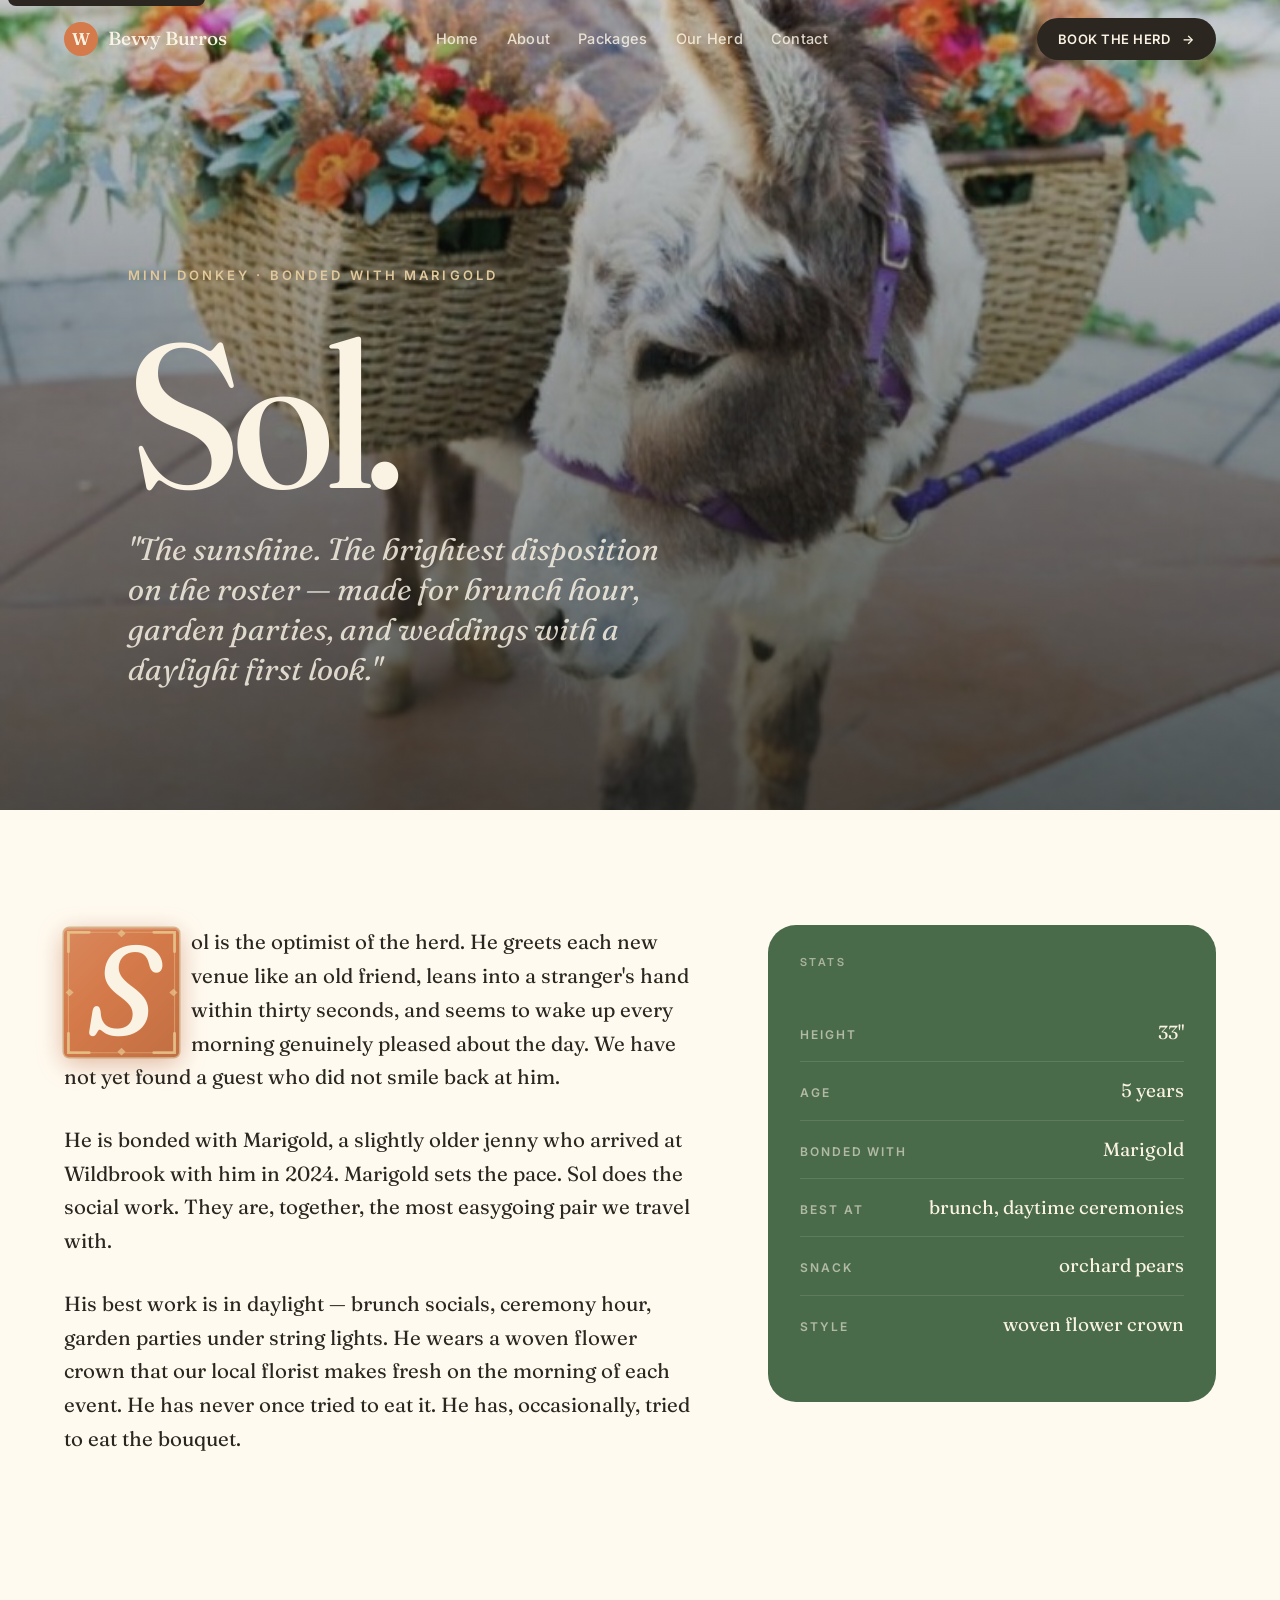
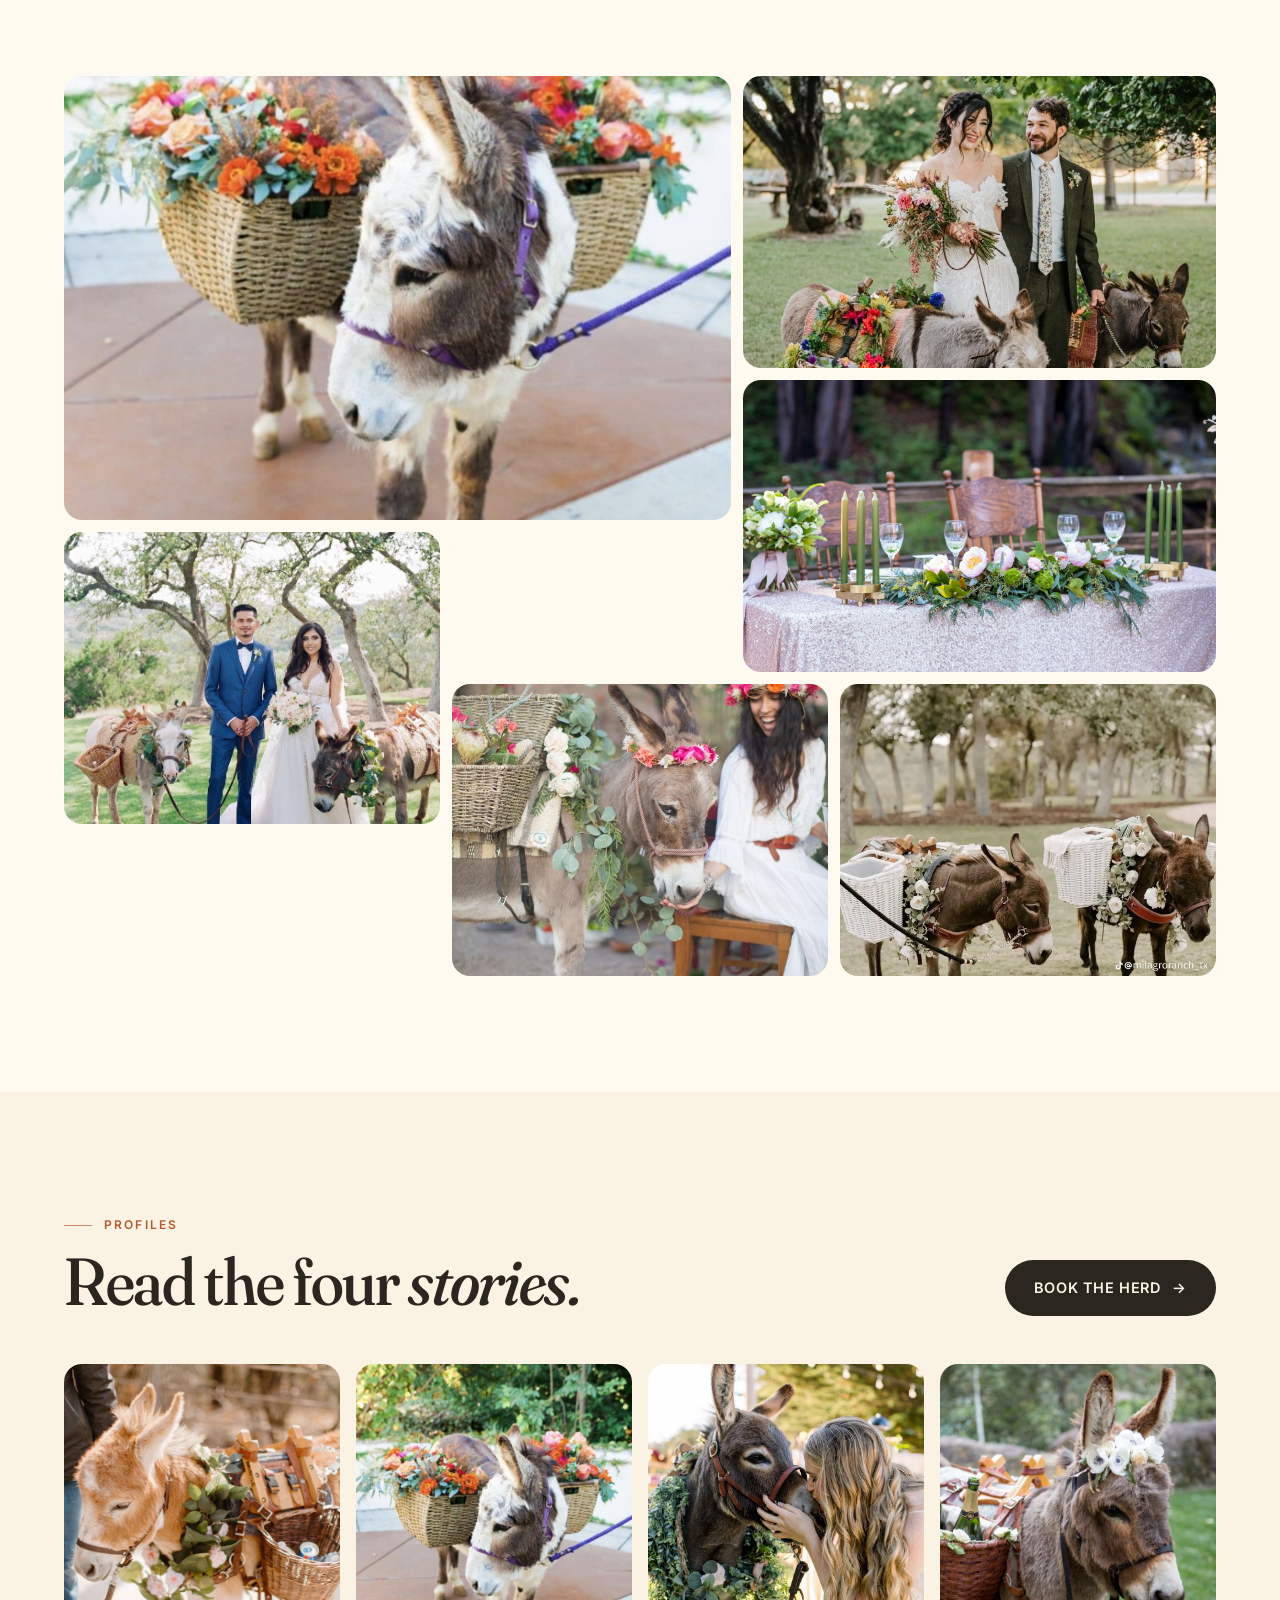
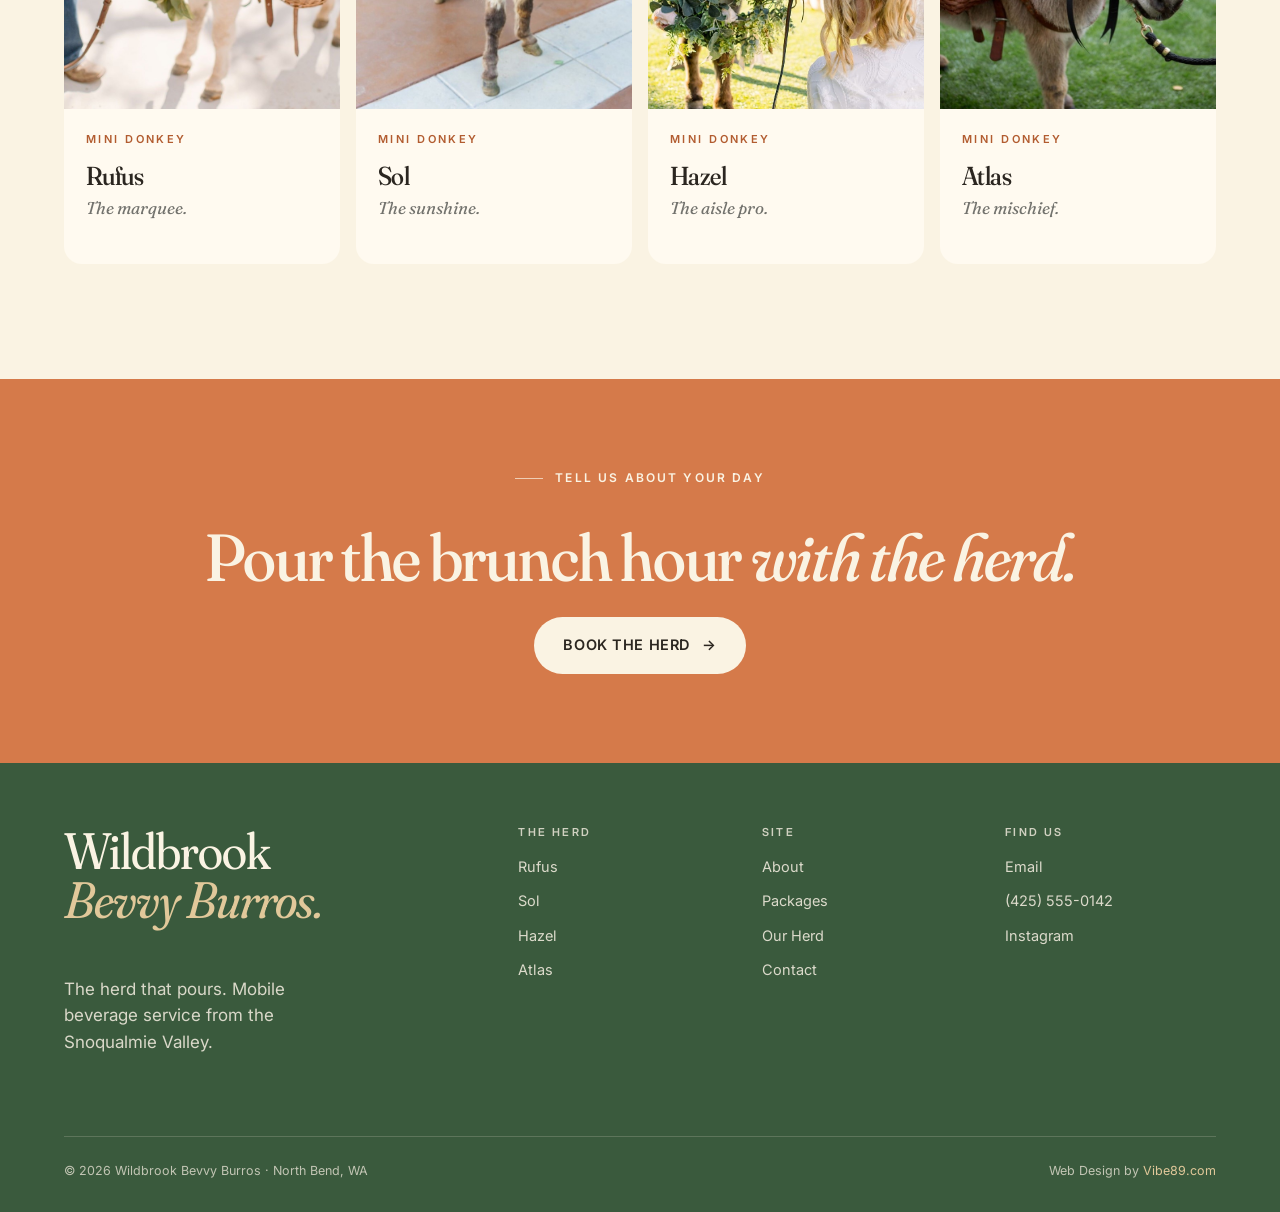
<file: sol.html>
<!DOCTYPE html>
<html lang="en">
<head>
  <meta charset="UTF-8" />
  <meta name="viewport" content="width=device-width, initial-scale=1.0" />
  <title>Sol — Mini Donkey · Wildbrook Bevvy Burros</title>
  <meta name="description" content="Meet Sol — Wildbrook's sunshine mini donkey. Bright disposition, made for brunch hour and garden parties. Bonded with Marigold." />
  <meta name="theme-color" content="#2a3d2c" />
  <link rel="icon" href="favicon.svg" type="image/svg+xml" />
  <link rel="canonical" href="https://wildbrookbevvyburros.com/sol.html" />
  <meta property="og:title" content="Sol — Mini Donkey · Wildbrook" />
  <meta property="og:description" content="The sunshine. Wildbrook's brightest mini donkey, made for daylight events. Bonded with Marigold." />
  <meta property="og:image" content="https://wildbrookbevvyburros.com/images/og-image.svg" />
  <meta property="og:type" content="profile" />
  <link rel="preconnect" href="https://fonts.googleapis.com" />
  <link rel="preconnect" href="https://fonts.gstatic.com" crossorigin />
  <link href="https://fonts.googleapis.com/css2?family=Fraunces:ital,opsz,wght@0,9..144,400;0,9..144,500;0,9..144,600;1,9..144,400;1,9..144,500&family=Inter:wght@400;500;600;700&display=swap" rel="stylesheet" />
  <link rel="stylesheet" href="styles.css" />
</head>
<body class="animal">
  <a href="#main" class="skip-link">Skip to main content</a>

  <header class="nav nav--on-dark" id="topnav" role="banner">
    <a class="nav__brand" href="index.html" aria-label="Wildbrook Bevvy Burros — Home">
      <span class="nav__mark" aria-hidden="true">W</span>
      <span>Bevvy Burros</span>
    </a>
    <nav class="nav__links" id="nav-panel" aria-label="Primary">
      <a href="index.html">Home</a>
      <a href="about.html">About</a>
      <a href="packages.html">Packages</a>
      <a href="herd.html">Our Herd</a>
      <a href="contact.html">Contact</a>
    </nav>
    <a class="btn nav__cta" href="contact.html"><span>Book the herd</span><span class="btn__arrow" aria-hidden="true">→</span></a>
    <button class="nav__toggle" type="button" aria-label="Open menu" aria-expanded="false" aria-controls="nav-panel"><span></span></button>
  </header>

  <main id="main">
    <section class="animal__hero" aria-label="Meet Sol">
      <div class="animal__hero-bg" aria-hidden="true">
        <img src="images/sol.jpg?v=3" alt="" />
      </div>
      <div class="animal__hero-inner">
        <p class="animal__species">Mini Donkey · Bonded with Marigold</p>
        <h1 class="animal__name">Sol.</h1>
        <p class="animal__tagline">"The sunshine. The brightest disposition on the roster — made for brunch hour, garden parties, and weddings with a daylight first look."</p>
      </div>
    </section>

    <section class="animal__body" aria-label="About Sol">
      <div class="animal__story editorial">
        <p>Sol is the optimist of the herd. He greets each new venue like an old friend, leans into a stranger's hand within thirty seconds, and seems to wake up every morning genuinely pleased about the day. We have not yet found a guest who did not smile back at him.</p>
        <p>He is bonded with Marigold, a slightly older jenny who arrived at Wildbrook with him in 2024. Marigold sets the pace. Sol does the social work. They are, together, the most easygoing pair we travel with.</p>
        <p>His best work is in daylight — brunch socials, ceremony hour, garden parties under string lights. He wears a woven flower crown that our local florist makes fresh on the morning of each event. He has never once tried to eat it. He has, occasionally, tried to eat the bouquet.</p>
      </div>
      <aside class="animal__stats">
        <h3>Stats</h3>
        <dl>
          <div class="animal__stat"><dt>Height</dt><dd>33"</dd></div>
          <div class="animal__stat"><dt>Age</dt><dd>5 years</dd></div>
          <div class="animal__stat"><dt>Bonded with</dt><dd>Marigold</dd></div>
          <div class="animal__stat"><dt>Best at</dt><dd>brunch, daytime ceremonies</dd></div>
          <div class="animal__stat"><dt>Snack</dt><dd>orchard pears</dd></div>
          <div class="animal__stat"><dt>Style</dt><dd>woven flower crown</dd></div>
        </dl>
      </aside>
    </section>

    <section class="gallery" aria-label="Sol gallery">
      <div class="gallery__grid">
        <div class="gallery__item" role="button" aria-label="Sol — portrait"><img src="images/sol.jpg?v=3" alt="Sol portrait." /></div>
        <div class="gallery__item" role="button" aria-label="Sol — meadow"><img src="images/scene-meadow.jpg?v=3" alt="Meadow scene." /></div>
        <div class="gallery__item" role="button" aria-label="Sol — table styling"><img src="images/scene-table.jpg?v=3" alt="Table styling." /></div>
        <div class="gallery__item" role="button" aria-label="Sol — forest"><img src="images/scene-forest.jpg?v=3" alt="Forest setting." /></div>
        <div class="gallery__item" role="button" aria-label="Sol — cocktail"><img src="images/scene-cocktail.jpg?v=3" alt="Cocktail moment." /></div>
        <div class="gallery__item" role="button" aria-label="Sol — detail still life"><img src="images/scene-detail.jpg?v=3" alt="Detail still life." /></div>
      </div>
    </section>

    <section class="herd" aria-label="All four donkey profiles">
      <div class="herd__head">
        <div>
          <p class="eyebrow">Profiles</p>
          <h2>Read the four <em>stories.</em></h2>
        </div>
        <a class="btn" href="contact.html"><span>Book the herd</span><span class="btn__arrow" aria-hidden="true">→</span></a>
      </div>
      <div class="herd__grid">
        <a class="herd-card" href="rufus.html">
          <div class="herd-card__media"><img src="images/rufus.jpg?v=3" alt="Rufus the mini donkey." /></div>
          <div class="herd-card__body">
            <p class="herd-card__species">Mini Donkey</p>
            <h3 class="herd-card__name">Rufus</h3>
            <p class="herd-card__tag">The marquee.</p>
          </div>
        </a>
        <a class="herd-card" href="sol.html" aria-current="page">
          <div class="herd-card__media"><img src="images/sol.jpg?v=3" alt="Sol the mini donkey." /></div>
          <div class="herd-card__body">
            <p class="herd-card__species">Mini Donkey</p>
            <h3 class="herd-card__name">Sol</h3>
            <p class="herd-card__tag">The sunshine.</p>
          </div>
        </a>
        <a class="herd-card" href="hazel.html">
          <div class="herd-card__media"><img src="images/hazel.jpg?v=3" alt="Hazel the mini donkey." /></div>
          <div class="herd-card__body">
            <p class="herd-card__species">Mini Donkey</p>
            <h3 class="herd-card__name">Hazel</h3>
            <p class="herd-card__tag">The aisle pro.</p>
          </div>
        </a>
        <a class="herd-card" href="atlas.html">
          <div class="herd-card__media"><img src="images/atlas.jpg?v=3" alt="Atlas the mini donkey." /></div>
          <div class="herd-card__body">
            <p class="herd-card__species">Mini Donkey</p>
            <h3 class="herd-card__name">Atlas</h3>
            <p class="herd-card__tag">The mischief.</p>
          </div>
        </a>
      </div>
    </section>


    <section class="cta-strip" aria-label="Book the herd">
      <p class="eyebrow" style="color:var(--cream);">Tell us about your day</p>
      <h2>Pour the brunch hour <em>with the herd.</em></h2>
      <a class="btn btn--cream" href="contact.html"><span>Book the herd</span><span class="btn__arrow" aria-hidden="true">→</span></a>
    </section>
  </main>

  <a class="btn btn--terra animal__sticky-cta" href="contact.html"><span>Book the herd</span><span class="btn__arrow" aria-hidden="true">→</span></a>

  <footer class="footer" role="contentinfo">
    <div class="shell">
      <div class="footer__grid">
        <div>
          <p class="footer__brand">Wildbrook<br><em>Bevvy Burros.</em></p>
          <p style="margin-top:18px; color:rgba(246,239,226,0.85); max-width:280px;">The herd that pours. Mobile beverage service from the Snoqualmie Valley.</p>
        </div>
        <div class="footer__col">
          <h4>The herd</h4>
          <ul class="footer__links">
            <li><a href="rufus.html">Rufus</a></li>
            <li><a href="sol.html" aria-current="page">Sol</a></li>
            <li><a href="hazel.html">Hazel</a></li>
            <li><a href="atlas.html">Atlas</a></li>
          </ul>
        </div>
        <div class="footer__col">
          <h4>Site</h4>
          <ul class="footer__links">
            <li><a href="about.html">About</a></li>
            <li><a href="packages.html">Packages</a></li>
            <li><a href="herd.html">Our Herd</a></li>
            <li><a href="contact.html">Contact</a></li>
          </ul>
        </div>
        <div class="footer__col">
          <h4>Find us</h4>
          <ul class="footer__links">
            <li><a href="mailto:hello@wildbrookbevvyburros.com">Email</a></li>
            <li><a href="tel:+14255550142">(425) 555-0142</a></li>
            <li><a href="https://instagram.com" target="_blank" rel="noopener">Instagram</a></li>
          </ul>
        </div>
      </div>
      <div class="footer__legal">
        <span>© 2026 Wildbrook Bevvy Burros · North Bend, WA</span>
        <span>Web Design by <a href="https://vibe89.com" target="_blank" rel="noopener" style="color:var(--brass-soft);">Vibe89.com</a></span>
      </div>
    </div>
  </footer>

  <script src="script.js" defer></script>
</body>
</html>
</file>
<file: styles.css>
/* =============================================================================
   WILDBROOK BEVVY BURROS — Single source stylesheet
   Palette: PNW moody-luxe. Mossy forest green, cream, terracotta, brass.
   Type: Fraunces (display) + Inter (body).
   ============================================================================= */

:root {
  /* Color — bright PNW palette: cream-led, sage and peach accents,
     terracotta pop. Moss reserved as a deep accent. */
  --moss: #4a6b4a;
  --moss-deep: #3a5a3d;
  --moss-dark: #28402a;
  --cream: #faf3e3;
  --cream-warm: #f1e5cb;
  --paper: #fffaf0;
  --sage: #d4dec9;
  --sage-deep: #a8bd9e;
  --peach: #f6d8c0;
  --peach-deep: #e9b394;
  --blush: #f1d4cf;
  --terra: #d57a4a;
  --terra-deep: #b25c30;
  --brass: #c8a56a;
  --brass-soft: #e1c89a;
  --ink: #2b2620;
  --ink-soft: #4a4338;
  --shadow: rgba(74, 67, 56, 0.12);
  --shadow-strong: rgba(74, 67, 56, 0.24);

  /* Typography */
  --font-display: "Fraunces", "Times New Roman", serif;
  --font-body: "Inter", -apple-system, BlinkMacSystemFont, "Segoe UI", sans-serif;

  /* Spacing scale */
  --space-1: 4px;
  --space-2: 8px;
  --space-3: 12px;
  --space-4: 16px;
  --space-5: 24px;
  --space-6: 32px;
  --space-7: 48px;
  --space-8: 64px;
  --space-9: 96px;
  --space-10: 128px;

  /* Layout */
  --shell-max: 1320px;
  --gutter: clamp(20px, 5vw, 64px);
  --radius-sm: 10px;
  --radius-md: 18px;
  --radius-lg: 28px;
  --radius-xl: 44px;

  /* Motion */
  --ease-out: cubic-bezier(0.22, 0.61, 0.36, 1);
  --ease-in-out: cubic-bezier(0.65, 0, 0.35, 1);
  --ease-spring: cubic-bezier(0.34, 1.56, 0.64, 1);
  --dur-fast: 180ms;
  --dur-base: 320ms;
  --dur-slow: 560ms;
  --dur-langur: 900ms;
}

/* ---------- Reset & base ------------------------------------------------- */

*,
*::before,
*::after {
  box-sizing: border-box;
}

html {
  scroll-behavior: smooth;
  -webkit-text-size-adjust: 100%;
}

body {
  margin: 0;
  font-family: var(--font-body);
  font-size: 17px;
  line-height: 1.55;
  color: var(--ink);
  background: var(--paper);
  -webkit-font-smoothing: antialiased;
  -moz-osx-font-smoothing: grayscale;
  overflow-x: hidden;
}

img,
svg,
video {
  display: block;
  max-width: 100%;
  height: auto;
}

button {
  font: inherit;
  color: inherit;
  background: none;
  border: 0;
  cursor: pointer;
}

a {
  color: inherit;
  text-decoration: none;
  transition: color var(--dur-fast) var(--ease-out);
}

:focus-visible {
  outline: 2px solid var(--terra);
  outline-offset: 4px;
  border-radius: 4px;
}

::selection {
  background: var(--terra);
  color: var(--cream);
}

.skip-link {
  position: absolute;
  top: -40px;
  left: 8px;
  padding: 10px 16px;
  background: var(--ink);
  color: var(--cream);
  border-radius: 8px;
  z-index: 9999;
  font-weight: 600;
}

.skip-link:focus {
  top: 8px;
}

.visually-hidden {
  position: absolute;
  width: 1px;
  height: 1px;
  padding: 0;
  margin: -1px;
  overflow: hidden;
  clip: rect(0, 0, 0, 0);
  white-space: nowrap;
  border: 0;
}

/* ---------- Typography --------------------------------------------------- */

h1,
h2,
h3,
h4 {
  font-family: var(--font-display);
  font-weight: 500;
  letter-spacing: -0.02em;
  line-height: 1.05;
  margin: 0;
  font-variation-settings: "opsz" 144, "SOFT" 50;
}

h1 {
  font-size: clamp(48px, 8vw, 128px);
}
h2 {
  font-size: clamp(36px, 5.2vw, 84px);
}
h3 {
  font-size: clamp(24px, 2.6vw, 36px);
}
h4 {
  font-size: clamp(18px, 1.6vw, 22px);
}

p {
  margin: 0 0 1em;
}

.eyebrow {
  display: inline-flex;
  align-items: center;
  gap: 12px;
  font-family: var(--font-body);
  font-size: 12px;
  letter-spacing: 0.18em;
  text-transform: uppercase;
  color: var(--terra-deep);
  font-weight: 600;
}

.eyebrow::before {
  content: "";
  display: inline-block;
  width: 28px;
  height: 1px;
  background: currentColor;
  opacity: 0.7;
}

/* Editorial drop-cap — filigree badge */
.editorial > p:first-of-type::first-letter {
  font-family: var(--font-display);
  font-size: 6.2em;
  font-style: italic;
  font-weight: 500;
  font-variation-settings: "opsz" 144, "SOFT" 100;
  float: left;
  line-height: 0.78;
  margin: 0.02em 0.1em -0.04em 0;
  color: var(--cream);
  padding: 0.1em 0.18em 0.14em;
  border-radius: 5px;
  /* Stack:
     1 — SVG filigree (corner brackets + diamond side-marks in brass)
     2 — diagonal gloss sheen
     3 — terra base colour                                             */
  background:
    url("data:image/svg+xml,%3Csvg xmlns='http://www.w3.org/2000/svg' viewBox='0 0 100 120' preserveAspectRatio='none'%3E%3Crect x='4' y='4' width='92' height='112' rx='2' fill='none' stroke='%23e8c890' stroke-width='1' stroke-opacity='0.45'/%3E%3Cpath d='M4,22 L4,4 L22,4' fill='none' stroke='%23e8c890' stroke-width='2.5' stroke-opacity='0.8' stroke-linecap='round'/%3E%3Cpath d='M78,4 L96,4 L96,22' fill='none' stroke='%23e8c890' stroke-width='2.5' stroke-opacity='0.8' stroke-linecap='round'/%3E%3Cpath d='M4,98 L4,116 L22,116' fill='none' stroke='%23e8c890' stroke-width='2.5' stroke-opacity='0.8' stroke-linecap='round'/%3E%3Cpath d='M78,116 L96,116 L96,98' fill='none' stroke='%23e8c890' stroke-width='2.5' stroke-opacity='0.8' stroke-linecap='round'/%3E%3Cpath d='M50,1.5 L53.5,5 L50,8.5 L46.5,5 Z' fill='%23e8c890' fill-opacity='0.7'/%3E%3Cpath d='M50,111.5 L53.5,115 L50,118.5 L46.5,115 Z' fill='%23e8c890' fill-opacity='0.7'/%3E%3Cpath d='M1.5,60 L5,63.5 L8.5,60 L5,56.5 Z' fill='%23e8c890' fill-opacity='0.7'/%3E%3Cpath d='M91.5,60 L95,63.5 L98.5,60 L95,56.5 Z' fill='%23e8c890' fill-opacity='0.7'/%3E%3C/svg%3E")
    center / 100% 100% no-repeat,
    linear-gradient(135deg, rgba(255,255,255,0.11) 0%, transparent 42%, rgba(0,0,0,0.09) 100%),
    var(--terra);
  /* Outer brass ring + warm lift shadow + inner top gloss */
  box-shadow:
    0 6px 26px rgba(181, 92, 48, 0.44),
    0 0 0 1.5px rgba(200, 165, 106, 0.65),
    inset 0 1.5px 0 rgba(255, 255, 255, 0.22);
}

/* ---------- Layout primitives ------------------------------------------- */

.shell {
  width: min(100% - var(--gutter) * 2, var(--shell-max));
  margin-inline: auto;
}

.section {
  padding-block: clamp(72px, 9vw, 144px);
  position: relative;
}

.section--cream {
  background: var(--cream);
  color: var(--ink);
}

.section--sage {
  background: var(--sage);
  color: var(--ink);
}

.section--peach {
  background: var(--peach);
  color: var(--ink);
}

.section--moss {
  background: var(--moss);
  color: var(--cream);
}

.section--ink {
  background: var(--ink);
  color: var(--cream);
}

.section__head {
  display: grid;
  gap: var(--space-5);
  max-width: 880px;
  margin-bottom: clamp(40px, 6vw, 72px);
}

/* ---------- Buttons ------------------------------------------------------ */

.btn {
  --btn-bg: var(--ink);
  --btn-fg: var(--cream);
  --btn-border: transparent;
  display: inline-flex;
  align-items: center;
  gap: 12px;
  padding: 16px 28px;
  border-radius: 999px;
  background: var(--btn-bg);
  color: var(--btn-fg);
  border: 1.5px solid var(--btn-border);
  font-weight: 600;
  font-size: 14.5px;
  letter-spacing: 0.04em;
  text-transform: uppercase;
  position: relative;
  overflow: hidden;
  isolation: isolate;
  transition: transform var(--dur-base) var(--ease-spring),
    background var(--dur-base) var(--ease-out),
    color var(--dur-base) var(--ease-out);
}

.btn::before {
  content: "";
  position: absolute;
  inset: 0;
  background: var(--terra);
  transform: translateY(101%);
  transition: transform var(--dur-base) var(--ease-out);
  z-index: -1;
}

.btn:hover,
.btn:focus-visible {
  transform: translateY(-2px);
}

.btn:hover::before,
.btn:focus-visible::before {
  transform: translateY(0);
}

.btn .btn__arrow {
  display: inline-block;
  transition: transform var(--dur-base) var(--ease-out);
}

.btn:hover .btn__arrow {
  transform: translateX(4px);
}

.btn--ghost {
  --btn-bg: transparent;
  --btn-fg: currentColor;
  --btn-border: currentColor;
}

.btn--ghost::before {
  background: var(--cream);
}

.btn--ghost:hover,
.btn--ghost:focus-visible {
  color: var(--ink);
}

.btn--cream {
  --btn-bg: var(--cream);
  --btn-fg: var(--ink);
}

.btn--terra {
  --btn-bg: var(--terra);
  --btn-fg: var(--cream);
}

.btn--terra::before {
  background: var(--ink);
}

/* ---------- Navigation --------------------------------------------------- */

.nav {
  position: fixed;
  top: 0;
  inset-inline: 0;
  z-index: 100;
  padding: 18px var(--gutter);
  display: flex;
  align-items: center;
  justify-content: space-between;
  gap: 24px;
  transition: background var(--dur-base) var(--ease-out),
    backdrop-filter var(--dur-base) var(--ease-out),
    padding var(--dur-base) var(--ease-out),
    color var(--dur-base) var(--ease-out);
  color: var(--ink);
}

.nav.is-scrolled {
  padding-block: 12px;
  background: rgba(255, 250, 240, 0.85);
  backdrop-filter: saturate(160%) blur(18px);
  -webkit-backdrop-filter: saturate(160%) blur(18px);
  box-shadow: 0 1px 0 rgba(74, 67, 56, 0.08);
}

/* Dark variant for pages whose hero is dark (animal profiles) */
.nav--on-dark {
  color: var(--cream);
}

.nav--on-dark.is-scrolled {
  background: rgba(43, 38, 32, 0.85);
  box-shadow: none;
}

.nav__brand {
  display: inline-flex;
  align-items: center;
  gap: 10px;
  font-family: var(--font-display);
  font-size: 19px;
  font-weight: 500;
  letter-spacing: -0.01em;
  color: inherit;
}

.nav__mark {
  display: inline-flex;
  width: 34px;
  height: 34px;
  border-radius: 50%;
  background: var(--terra);
  color: var(--cream);
  align-items: center;
  justify-content: center;
  font-family: var(--font-display);
  font-size: 17px;
  font-weight: 600;
}

.nav__links {
  display: flex;
  gap: 28px;
  font-size: 14.5px;
  font-weight: 500;
  letter-spacing: 0.02em;
}

.nav__links a {
  position: relative;
  padding: 4px 0;
  opacity: 0.85;
}

.nav__links a::after {
  content: "";
  position: absolute;
  inset: auto 0 -4px 0;
  height: 1.5px;
  background: currentColor;
  transform-origin: left;
  transform: scaleX(0);
  transition: transform var(--dur-base) var(--ease-out);
}

.nav__links a:hover,
.nav__links a:focus-visible,
.nav__links a[aria-current="page"] {
  opacity: 1;
}

.nav__links a:hover::after,
.nav__links a:focus-visible::after,
.nav__links a[aria-current="page"]::after {
  transform: scaleX(1);
}

.nav__cta {
  padding: 10px 20px;
  font-size: 13px;
}

.nav__toggle {
  display: none;
  width: 44px;
  height: 44px;
  border-radius: 50%;
  background: rgba(255, 255, 255, 0.08);
  align-items: center;
  justify-content: center;
}

.nav__toggle span {
  display: block;
  width: 18px;
  height: 1.5px;
  background: currentColor;
  position: relative;
}

.nav__toggle span::before,
.nav__toggle span::after {
  content: "";
  position: absolute;
  inset: 0;
  background: currentColor;
  transform: translateY(-6px);
}

.nav__toggle span::after {
  transform: translateY(6px);
}

@media (max-width: 820px) {
  .nav__links,
  .nav__cta {
    display: none;
  }
  .nav__toggle {
    display: inline-flex;
  }
  .nav.is-open .nav__links {
    display: flex;
    position: fixed;
    inset: 64px 12px auto 12px;
    flex-direction: column;
    gap: 4px;
    background: var(--ink);
    color: var(--cream);
    padding: 24px;
    border-radius: var(--radius-md);
    font-size: 18px;
    box-shadow: 0 16px 40px rgba(43, 38, 32, 0.28);
    z-index: 200;
  }

  .nav.is-open .nav__links a {
    padding: 10px 0;
    color: var(--cream);
    opacity: 1;
    border-bottom: 1px solid rgba(246, 239, 226, 0.1);
  }

  .nav.is-open .nav__links a:last-child {
    border-bottom: none;
  }

  .nav.is-open .nav__links a:hover,
  .nav.is-open .nav__links a:focus-visible {
    color: var(--terra);
  }

  .nav.is-open .nav__links a::after {
    display: none;
  }
}

/* ---------- Hero --------------------------------------------------------- */

.hero {
  min-height: 100svh;
  display: grid;
  grid-template-columns: 55fr 45fr;
  color: var(--ink);
  background: var(--paper);
  overflow: hidden;
  position: relative;
}

/* Left: cream text panel */
.hero__panel {
  display: flex;
  flex-direction: column;
  justify-content: flex-end;
  gap: clamp(20px, 2.5vw, 30px);
  padding:
    clamp(100px, 14vh, 180px)
    clamp(32px, 4vw, 72px)
    clamp(56px, 9vw, 100px);
}

/* Right: full-height photo column */
.hero__photo {
  position: relative;
  overflow: hidden;
}

.hero__photo img {
  position: absolute;
  inset: 0;
  width: 100%;
  height: 100%;
  object-fit: cover;
  object-position: center 18%;
  opacity: 0;
  transition: opacity 1s var(--ease-in-out);
}

.hero__photo img.is-active {
  opacity: 1;
  animation: kenBurns 14s var(--ease-in-out) infinite alternate;
}

/* Slight uniform darken over slideshow (sits above imgs, below gradients) */
.hero__photo-overlay {
  position: absolute;
  inset: 0;
  z-index: 1;
  pointer-events: none;
  background: rgba(20, 24, 22, 0.2);
}

/* Feathered left edge blends photo into cream panel */
.hero__photo::after {
  content: "";
  position: absolute;
  inset: 0 auto 0 0;
  width: clamp(40px, 6vw, 100px);
  background: linear-gradient(to right, var(--paper), transparent);
  pointer-events: none;
  z-index: 2;
}

/* Light wash at photo top keeps nav links legible */
.hero__photo::before {
  content: "";
  position: absolute;
  inset: 0 0 auto 0;
  height: 160px;
  background: linear-gradient(to bottom, rgba(255, 250, 240, 0.55), transparent);
  pointer-events: none;
  z-index: 2;
}

.hero__eyebrow {
  color: var(--terra-deep);
}

.hero__title {
  font-size: clamp(52px, 7.5vw, 100px);
  letter-spacing: -0.03em;
  line-height: 1;
  font-weight: 500;
  font-variation-settings: "opsz" 144, "SOFT" 60;
  text-wrap: balance;
  word-break: normal;
  overflow-wrap: normal;
  hyphens: none;
}

.hero__title em {
  font-style: italic;
  color: var(--terra);
  font-variation-settings: "opsz" 144, "SOFT" 100;
}

/* Word wrapper — keeps letters together, lets breaks happen only between words */
.hero__split-word {
  display: inline-block;
  white-space: nowrap;
}

.hero__split-letter {
  display: inline-block;
  transform: translateY(110%);
  opacity: 0;
  animation: heroLetterIn 1.1s var(--ease-out) forwards;
}

@keyframes heroLetterIn {
  to {
    transform: translateY(0);
    opacity: 1;
  }
}

.hero__lede {
  max-width: 460px;
  font-size: clamp(15px, 1.3vw, 18px);
  color: var(--ink-soft);
  line-height: 1.65;
  margin: 0;
}

.hero__ctas {
  display: flex;
  gap: 12px;
  flex-wrap: wrap;
}

/* Scroll indicator sits at bottom-center of the photo column */
.hero__scroll {
  position: absolute;
  bottom: 32px;
  right: calc(22.5% - 20px); /* center of photo column */
  font-size: 11px;
  letter-spacing: 0.3em;
  text-transform: uppercase;
  color: rgba(255, 250, 240, 0.75);
  text-shadow: 0 1px 6px rgba(0, 0, 0, 0.35);
  display: flex;
  flex-direction: column;
  align-items: center;
  gap: 12px;
  pointer-events: none;
  z-index: 2;
}

.hero__scroll::after {
  content: "";
  width: 1px;
  height: 38px;
  background: linear-gradient(180deg, currentColor, transparent);
  animation: scrollLine 2.4s var(--ease-in-out) infinite;
}

@keyframes scrollLine {
  0%,
  100% {
    transform: scaleY(0.6);
    transform-origin: top;
  }
  50% {
    transform: scaleY(1);
  }
}

/* Mobile: full-screen parallax overlay hero */
@media (max-width: 720px) {
  .hero {
    height: 100svh;
    overflow: hidden;
    display: block;
    position: relative;
  }

  /* Photo fills the full screen, with extra height for parallax travel */
  .hero__photo {
    position: absolute;
    top: -22%;
    left: 0;
    right: 0;
    bottom: -22%;
    will-change: transform;
  }

  /* Scrim: gradient from transparent at top to dark at bottom */
  .hero__photo::after {
    position: absolute;
    inset: 28% 0 0 0;
    width: auto;
    height: auto;
    z-index: 2;
    background: linear-gradient(
      to bottom,
      transparent 0%,
      rgba(20, 24, 22, 0.55) 55%,
      rgba(20, 24, 22, 0.82) 100%
    );
  }

  /* Light nav-wash stays the same */
  .hero__photo::before {
    height: 140px;
  }

  /* Text panel: absolute, anchored to bottom of hero */
  .hero__panel {
    position: absolute;
    inset: auto 0 0 0;
    z-index: 2;
    justify-content: flex-end;
    gap: 16px;
    padding: 0 var(--gutter) clamp(44px, 8svh, 72px);
    color: var(--cream);
    background: transparent;
  }

  .hero__eyebrow {
    color: rgba(246, 239, 226, 0.78);
  }

  .hero__title {
    font-size: clamp(40px, 10.5vw, 68px);
    text-wrap: balance;
    word-break: normal;
    hyphens: none;
  }

  .hero__title em {
    color: var(--peach-deep);
  }

  .hero__lede {
    color: rgba(246, 239, 226, 0.85);
    max-width: 100%;
    font-size: clamp(14px, 3.8vw, 17px);
  }

  /* Ghost button reads well on dark background — cream border/text */
  .hero__ctas .btn--ghost {
    border-color: rgba(246, 239, 226, 0.6);
  }

  .hero__scroll {
    display: none;
  }
}

/* Mobile nav: always start cream so it reads over any dark hero photo */
@media (max-width: 820px) {
  .nav:not(.is-scrolled):not(.is-open) {
    color: var(--cream);
  }
}

/* ---------- Marquee strip ----------------------------------------------- */

.marquee {
  background: var(--cream);
  color: var(--ink);
  padding: 22px 0;
  border-block: 1px solid rgba(20, 24, 22, 0.08);
  overflow: hidden;
}

.marquee__track {
  display: flex;
  gap: 48px;
  white-space: nowrap;
  font-family: var(--font-display);
  font-size: clamp(28px, 4.4vw, 56px);
  font-weight: 500;
  font-style: italic;
  letter-spacing: -0.02em;
  animation: marqueeMove 38s linear infinite;
  font-variation-settings: "opsz" 144, "SOFT" 80;
}

.marquee__track > span {
  display: inline-flex;
  align-items: center;
  gap: 48px;
}

.marquee__dot {
  display: inline-block;
  width: 14px;
  height: 14px;
  border-radius: 50%;
  background: var(--terra);
  flex-shrink: 0;
}

@keyframes marqueeMove {
  to {
    transform: translateX(-50%);
  }
}

/* ---------- Flagship slider --------------------------------------------- */

.showcase {
  background: var(--cream);
  color: var(--ink);
  position: relative;
}

.showcase__intro {
  padding: clamp(80px, 9vw, 140px) var(--gutter) clamp(48px, 6vw, 80px);
}

.showcase__intro .shell {
  display: grid;
  gap: var(--space-5);
  max-width: 980px;
}

.showcase__title em {
  font-style: italic;
  color: var(--terra);
}

.showcase__lede {
  max-width: 580px;
  color: var(--ink-soft);
  font-size: clamp(15px, 1.4vw, 19px);
}

.showcase__rail {
  position: relative;
}

/* Desktop: sticky pinned panels */
@media (min-width: 900px) {
  .showcase__rail {
    height: calc(var(--showcase-panels, 4) * 100vh);
  }

  .showcase__viewport {
    position: sticky;
    top: 0;
    height: 100vh;
    overflow: hidden;
    isolation: isolate;
  }
}

.showcase__viewport {
  background: var(--cream);
}

.showcase__panel {
  position: absolute;
  inset: 0;
  display: grid;
  grid-template-columns: minmax(0, 1fr) minmax(0, 1fr);
  align-items: center;
  gap: clamp(24px, 3vw, 48px);
  padding: clamp(80px, 8vh, 100px) var(--gutter) clamp(48px, 5vh, 60px);
  opacity: 0;
  transform: translateY(40px);
  transition: opacity var(--dur-slow) var(--ease-out),
    transform var(--dur-slow) var(--ease-out);
  pointer-events: none;
  overflow: hidden;
}

.showcase__panel.is-active {
  opacity: 1;
  transform: translateY(0);
  pointer-events: auto;
}

.showcase__media {
  position: relative;
  aspect-ratio: 4 / 5;
  border-radius: var(--radius-lg);
  overflow: hidden;
  box-shadow: 0 30px 80px var(--shadow-strong),
    0 0 0 1px rgba(43, 38, 32, 0.06) inset;
  transform: translateY(0) scale(1);
  transition: transform 1.2s var(--ease-out);
  align-self: center;
  justify-self: end;
  width: min(100%, 480px);
  max-height: calc(100vh - 160px);
  object-fit: cover;
}

.showcase__media img,
.showcase__media svg {
  width: 100%;
  height: 100%;
  object-fit: cover;
  will-change: transform;
  transform: scale(1);
  transform-origin: center center;
  transition: transform 0.12s linear;
}

.showcase__media-label {
  position: absolute;
  inset: auto 16px 16px 16px;
  display: flex;
  justify-content: space-between;
  align-items: center;
  padding: 10px 14px;
  border-radius: 999px;
  background: rgba(255, 250, 240, 0.85);
  backdrop-filter: blur(8px);
  -webkit-backdrop-filter: blur(8px);
  font-size: 11px;
  letter-spacing: 0.22em;
  text-transform: uppercase;
  color: var(--ink);
  font-weight: 600;
}

.showcase__copy {
  display: grid;
  gap: 10px;
  max-width: 540px;
  align-self: center;
  min-width: 0;
}

/* Zero out default p margins inside copy — gap handles all spacing */
.showcase__copy p {
  margin: 0;
}

.showcase__index {
  font-family: var(--font-display);
  font-size: 56px;
  line-height: 1;
  color: var(--terra);
  font-variation-settings: "opsz" 144;
  font-style: italic;
  opacity: 0.55;
}

.showcase__name {
  font-size: clamp(72px, 11vw, 168px);
  line-height: 0.92;
  letter-spacing: -0.04em;
  margin: 0;
  font-variation-settings: "opsz" 144, "SOFT" 30;
  overflow: hidden;
}

.showcase__name span {
  display: inline-block;
  transform: translateY(110%);
  opacity: 0;
}

.showcase__panel.is-active .showcase__name span {
  animation: panelLetterIn 0.9s var(--ease-out) forwards;
}

.showcase__panel.is-active .showcase__name span:nth-child(2) {
  animation-delay: 0.05s;
}
.showcase__panel.is-active .showcase__name span:nth-child(3) {
  animation-delay: 0.1s;
}
.showcase__panel.is-active .showcase__name span:nth-child(4) {
  animation-delay: 0.15s;
}
.showcase__panel.is-active .showcase__name span:nth-child(5) {
  animation-delay: 0.2s;
}
.showcase__panel.is-active .showcase__name span:nth-child(6) {
  animation-delay: 0.25s;
}

@keyframes panelLetterIn {
  to {
    transform: translateY(0);
    opacity: 1;
  }
}

.showcase__species {
  font-size: 13px;
  letter-spacing: 0.24em;
  text-transform: uppercase;
  color: var(--terra-deep);
  font-weight: 600;
}

.showcase__tagline {
  font-family: var(--font-display);
  font-style: italic;
  font-size: clamp(17px, 1.6vw, 22px);
  color: var(--ink-soft);
  line-height: 1.3;
}

.showcase__stats {
  display: grid;
  grid-template-columns: repeat(2, 1fr);
  gap: 10px 24px;
  border-top: 1px solid rgba(74, 67, 56, 0.18);
  padding-top: 10px;
}

.showcase__stat {
  display: grid;
  gap: 4px;
}

.showcase__stat dt {
  font-size: 11px;
  letter-spacing: 0.22em;
  text-transform: uppercase;
  color: rgba(74, 67, 56, 0.85);
  font-weight: 600;
}

.showcase__stat dd {
  margin: 0;
  font-family: var(--font-display);
  font-size: 22px;
  letter-spacing: -0.01em;
}

.showcase__cta {
  display: inline-flex;
  width: fit-content;
}

/* Progress dots */
.showcase__nav {
  position: absolute;
  inset: auto 0 28px 0;
  display: flex;
  gap: 10px;
  justify-content: center;
  z-index: 5;
}

/* Touch target wrapper: 44×44px tap area around the 4px bar */
.showcase__nav button {
  width: 44px;
  min-height: 44px;
  display: flex;
  align-items: center;
  justify-content: center;
  background: transparent;
  position: relative;
  padding: 0;
}

.showcase__nav button::before {
  content: "";
  width: 44px;
  height: 4px;
  border-radius: 999px;
  background: rgba(74, 67, 56, 0.16);
  transition: background var(--dur-base) var(--ease-out);
  position: relative;
  overflow: hidden;
}

/* The fill indicator on the bar lives on ::before's inner element —
   re-use the ::after pseudo on the button itself for the active fill */
.showcase__nav button[aria-pressed="true"]::before,
.showcase__nav button[aria-current="true"]::before {
  background: var(--terra);
}

.showcase__counter {
  position: absolute;
  top: 32px;
  right: var(--gutter);
  font-family: var(--font-display);
  font-size: 14px;
  letter-spacing: 0.24em;
  text-transform: uppercase;
  color: rgba(74, 67, 56, 0.75);
  z-index: 5;
}

.showcase__counter strong {
  color: var(--ink);
  font-weight: 500;
}

/* Mobile: scroll-driven pinned — same engine as desktop, vertical layout */
@media (max-width: 899px) {
  /* Rail height drives scroll distance (same as desktop) */
  .showcase__rail {
    height: calc(var(--showcase-panels, 4) * 100svh);
  }

  .showcase__viewport {
    position: sticky;
    top: 0;
    height: 100svh;
    overflow: hidden;
    isolation: isolate;
  }

  /* Full-screen vertical panel: image top ~55%, copy bottom */
  .showcase__panel {
    position: absolute;
    inset: 0;
    display: grid;
    grid-template-columns: 1fr;
    grid-template-rows: 54svh 1fr;
    align-items: start;
    gap: 0;
    padding: 0;
    overflow: hidden;
  }

  /* Image fills top row — img inside can parallax-translate */
  .showcase__media {
    grid-row: 1;
    width: 100%;
    height: 100%;
    max-width: none;
    max-height: none;
    aspect-ratio: unset;
    border-radius: 0;
    box-shadow: none;
    margin: 0;
    justify-self: stretch;
    align-self: stretch;
    overflow: hidden;
  }

  .showcase__media img,
  .showcase__media svg {
    height: 100%;
    top: 0;
    position: static;
  }

  /* Soft bottom edge blends photo into the copy area */
  .showcase__media::after {
    content: "";
    position: absolute;
    inset: auto 0 0 0;
    height: 80px;
    background: linear-gradient(to top, var(--cream), transparent);
    pointer-events: none;
    z-index: 1;
  }

  /* Copy fills bottom row */
  .showcase__copy {
    grid-row: 2;
    padding: 20px var(--gutter) 32px;
    max-width: none;
    gap: 10px;
    overflow-y: auto;
    align-self: start;
  }

  /* Hide the name/height label — CTA takes its spot on the image */
  .showcase__media-label {
    display: none;
  }

  /* Lift CTA onto the image as a frosted pill, matching label position */
  .showcase__cta.btn {
    position: absolute;
    bottom: calc(46svh + 14px);
    left: var(--gutter);
    z-index: 6;
    /* Frosted pill — same treatment as the old media label */
    display: inline-flex;
    background: rgba(255, 250, 240, 0.88);
    backdrop-filter: blur(10px);
    -webkit-backdrop-filter: blur(10px);
    color: var(--ink);
    border: none;
    border-radius: 999px;
    padding: 8px 16px;
    font-size: 11px;
    font-weight: 600;
    letter-spacing: 0.2em;
    text-transform: uppercase;
    box-shadow: 0 2px 12px rgba(43, 38, 32, 0.18);
    transform: none;
    width: auto;
  }

  .showcase__cta.btn::before {
    display: none;
  }

  .showcase__cta.btn:hover,
  .showcase__cta.btn:focus-visible {
    background: rgba(255, 250, 240, 1);
    transform: none;
    color: var(--terra-deep);
  }

  .showcase__index {
    display: none;
  }

  .showcase__name {
    font-size: clamp(56px, 17vw, 92px);
    overflow: hidden;
  }

  /* Counter: over image, top-right */
  .showcase__counter {
    display: block;
    top: 16px;
    right: var(--gutter);
    left: auto;
    font-size: 12px;
    letter-spacing: 0.18em;
    color: rgba(255, 250, 240, 0.92);
    text-shadow: 0 1px 8px rgba(0, 0, 0, 0.5);
    z-index: 10;
  }

  .showcase__counter strong {
    color: var(--cream);
  }

  /* Dots sit above copy, below image */
  .showcase__nav {
    display: flex;
    position: absolute;
    inset: calc(54svh - 28px) 0 auto 0;
    justify-content: center;
    z-index: 10;
  }
}

/* ---------- Why-us pillars ---------------------------------------------- */

.pillars {
  background: var(--cream);
  color: var(--ink);
}

.pillars__grid {
  display: grid;
  grid-template-columns: repeat(auto-fit, minmax(240px, 1fr));
  gap: 8px;
  border-top: 1px solid rgba(20, 32, 26, 0.12);
}

.pillar {
  padding: 36px 24px 36px 0;
  border-bottom: 1px solid rgba(20, 32, 26, 0.12);
  display: grid;
  gap: 12px;
  align-content: start;
  position: relative;
  transition: padding var(--dur-base) var(--ease-out);
}

.pillar:not(:last-child) {
  border-right: 1px solid rgba(20, 32, 26, 0.12);
  padding-right: 24px;
  padding-left: 24px;
}

.pillar:first-child {
  padding-left: 0;
}

.pillar__num {
  font-family: var(--font-display);
  font-size: 18px;
  font-style: italic;
  color: var(--terra-deep);
}

.pillar__title {
  font-size: clamp(22px, 1.8vw, 28px);
  margin: 0;
}

.pillar__body {
  margin: 0;
  color: rgba(20, 24, 22, 0.78);
  font-size: 15.5px;
  line-height: 1.6;
}

.pillar:hover {
  background: rgba(198, 106, 61, 0.05);
}

@media (max-width: 720px) {
  .pillar,
  .pillar:not(:last-child),
  .pillar:first-child {
    padding: 28px 0;
    border-right: none;
  }
}

/* Stats row */
.stats {
  display: grid;
  grid-template-columns: repeat(auto-fit, minmax(160px, 1fr));
  gap: var(--space-5);
  margin-top: clamp(56px, 7vw, 96px);
  padding-top: var(--space-7);
  border-top: 1px solid rgba(20, 32, 26, 0.12);
}

.stat {
  display: grid;
  gap: 4px;
}

.stat__num {
  font-family: var(--font-display);
  font-size: clamp(56px, 7vw, 96px);
  line-height: 1;
  color: var(--moss);
  font-variation-settings: "opsz" 144;
}

.stat__label {
  font-size: 12px;
  letter-spacing: 0.2em;
  text-transform: uppercase;
  color: rgba(20, 24, 22, 0.6);
  font-weight: 600;
}

/* ---------- Packages ---------------------------------------------------- */

.packages {
  background: var(--sage);
  color: var(--ink);
}

.packages__grid {
  display: grid;
  grid-template-columns: repeat(auto-fit, minmax(280px, 1fr));
  gap: 20px;
}

.pkg {
  position: relative;
  padding: 36px 32px 32px;
  background: var(--paper);
  border: 1px solid rgba(74, 67, 56, 0.1);
  border-radius: var(--radius-md);
  display: grid;
  gap: 18px;
  align-content: start;
  transition: transform var(--dur-base) var(--ease-spring),
    background var(--dur-base) var(--ease-out),
    border-color var(--dur-base) var(--ease-out),
    box-shadow var(--dur-base) var(--ease-out);
  isolation: isolate;
  overflow: hidden;
  box-shadow: 0 6px 18px rgba(74, 67, 56, 0.04);
}

.pkg::before {
  content: "";
  position: absolute;
  inset: -1px;
  border-radius: inherit;
  padding: 1px;
  background: linear-gradient(
    135deg,
    var(--terra),
    transparent 40%,
    var(--sage-deep)
  );
  -webkit-mask: linear-gradient(#000 0 0) content-box, linear-gradient(#000 0 0);
  -webkit-mask-composite: xor;
  mask-composite: exclude;
  opacity: 0;
  transition: opacity var(--dur-base) var(--ease-out);
}

.pkg:hover {
  transform: translateY(-6px);
  background: var(--paper);
  box-shadow: 0 24px 56px rgba(74, 67, 56, 0.14);
}

.pkg:hover::before {
  opacity: 1;
}

.pkg--featured {
  background: linear-gradient(160deg, var(--peach) 0%, var(--paper) 80%);
  border-color: rgba(217, 122, 74, 0.35);
}

.pkg--featured::after {
  content: "Most booked";
  position: absolute;
  top: 16px;
  right: 16px;
  font-size: 10.5px;
  letter-spacing: 0.18em;
  text-transform: uppercase;
  background: var(--terra);
  color: var(--cream);
  padding: 6px 10px;
  border-radius: 999px;
  font-weight: 600;
}

.pkg__name {
  font-size: clamp(28px, 2.4vw, 36px);
  margin: 0;
}

.pkg__price {
  font-family: var(--font-body);
  font-size: 14px;
  letter-spacing: 0.18em;
  text-transform: uppercase;
  color: var(--terra-deep);
  font-weight: 600;
}

.pkg__price strong {
  font-family: var(--font-display);
  font-size: 30px;
  letter-spacing: -0.01em;
  color: var(--ink);
  font-weight: 500;
  display: block;
  margin-top: 4px;
  text-transform: none;
}

.pkg__chips {
  display: flex;
  flex-wrap: wrap;
  gap: 6px;
}

.chip {
  font-size: 11.5px;
  padding: 5px 11px;
  border-radius: 999px;
  border: 1px solid rgba(74, 67, 56, 0.18);
  background: rgba(255, 250, 240, 0.6);
  color: var(--ink-soft);
  font-weight: 500;
  letter-spacing: 0.04em;
}

.pkg__list {
  list-style: none;
  margin: 0;
  padding: 0;
  display: grid;
  gap: 10px;
}

.pkg__list li {
  position: relative;
  padding-left: 20px;
  font-size: 14.5px;
  color: var(--ink-soft);
  line-height: 1.55;
}

.pkg__list li::before {
  content: "";
  position: absolute;
  left: 0;
  top: 9px;
  width: 8px;
  height: 8px;
  border-radius: 50%;
  background: var(--terra);
}

.pkg__best {
  font-family: var(--font-display);
  font-style: italic;
  font-size: 15px;
  color: var(--terra-deep);
}

/* ---------- Venues ------------------------------------------------------ */

.venues {
  background: var(--cream);
  color: var(--ink);
}

.venues__grid {
  display: grid;
  grid-template-columns: 1fr 1fr;
  gap: clamp(40px, 6vw, 96px);
  align-items: end;
}

.venues__list {
  list-style: none;
  margin: 0;
  padding: 0;
  display: grid;
  border-top: 1px solid rgba(20, 32, 26, 0.12);
}

.venues__list li {
  display: grid;
  grid-template-columns: 1fr auto;
  align-items: baseline;
  gap: 24px;
  padding: 22px 0;
  border-bottom: 1px solid rgba(20, 32, 26, 0.12);
  position: relative;
  transition: padding-left var(--dur-base) var(--ease-out);
}

.venues__list li:hover {
  padding-left: 16px;
}

.venues__list li::before {
  content: "→";
  position: absolute;
  left: -8px;
  font-family: var(--font-display);
  color: var(--terra);
  opacity: 0;
  transition: all var(--dur-base) var(--ease-out);
}

.venues__list li:hover::before {
  opacity: 1;
  left: -2px;
}

.venues__name {
  font-family: var(--font-display);
  font-size: clamp(24px, 2.4vw, 32px);
  letter-spacing: -0.01em;
}

.venues__city {
  font-size: 13px;
  letter-spacing: 0.18em;
  text-transform: uppercase;
  color: rgba(20, 24, 22, 0.6);
  font-weight: 600;
}

.venues__partner {
  background: var(--moss);
  color: var(--cream);
  padding: 36px 32px;
  border-radius: var(--radius-lg);
  display: grid;
  gap: var(--space-4);
  position: sticky;
  top: 120px;
}

.venues__partner h3 {
  margin: 0;
}

@media (max-width: 820px) {
  .venues__grid {
    grid-template-columns: 1fr;
  }
  .venues__partner {
    position: static;
  }
}

/* ---------- Booking form ------------------------------------------------ */

.booking {
  background: var(--moss);
  color: var(--cream);
  position: relative;
  overflow: hidden;
}

.booking::before {
  content: "";
  position: absolute;
  inset: 0;
  background:
    radial-gradient(40% 60% at 90% 10%, rgba(246, 216, 192, 0.18), transparent 70%),
    radial-gradient(40% 60% at 10% 90%, rgba(212, 222, 201, 0.16), transparent 70%);
  pointer-events: none;
}

.booking .shell {
  position: relative;
}

.booking__grid {
  display: grid;
  grid-template-columns: 1fr 1.2fr;
  gap: clamp(40px, 6vw, 88px);
}

.booking__head h2 {
  margin-bottom: var(--space-5);
}

.booking__lede {
  color: rgba(246, 239, 226, 0.92);
  font-size: 16px;
  max-width: 380px;
}

.booking__contact {
  margin-top: var(--space-7);
  display: grid;
  gap: 12px;
  font-size: 14px;
  color: rgba(246, 239, 226, 0.88);
}

.booking__contact a {
  color: var(--brass-soft);
}

.booking__form {
  display: grid;
  gap: 18px;
  align-content: start;
}

.field {
  display: grid;
  gap: 8px;
}

.field label {
  font-size: 11px;
  letter-spacing: 0.22em;
  text-transform: uppercase;
  color: rgba(246, 239, 226, 0.90);
  font-weight: 600;
}

.field input,
.field select,
.field textarea {
  background: transparent;
  border: 0;
  border-bottom: 1.5px solid rgba(246, 239, 226, 0.22);
  color: var(--cream);
  font: inherit;
  font-size: 17px;
  padding: 10px 0 12px;
  transition: border-color var(--dur-base) var(--ease-out);
}

.field input::placeholder,
.field textarea::placeholder {
  color: rgba(246, 239, 226, 0.38);
}

.field input:focus,
.field select:focus,
.field textarea:focus {
  outline: none;
  border-bottom-color: var(--terra);
}

.field--row {
  display: grid;
  grid-template-columns: 1fr 1fr;
  gap: 18px;
}

.field--row .field {
  gap: 8px;
}

.field textarea {
  resize: vertical;
  min-height: 100px;
}

.field select {
  appearance: none;
  background-image: linear-gradient(45deg, transparent 50%, var(--cream) 50%),
    linear-gradient(135deg, var(--cream) 50%, transparent 50%);
  background-position: calc(100% - 14px) center, calc(100% - 8px) center;
  background-size: 6px 6px;
  background-repeat: no-repeat;
  padding-right: 28px;
}

.booking__submit {
  margin-top: 8px;
  justify-self: start;
}

.booking__success {
  background: rgba(198, 106, 61, 0.16);
  border: 1px solid rgba(198, 106, 61, 0.44);
  color: var(--cream);
  padding: 18px 22px;
  border-radius: var(--radius-md);
  font-size: 15px;
  display: none;
}

.booking__success.is-visible {
  display: block;
  animation: successIn 0.5s var(--ease-spring);
}

@keyframes successIn {
  from {
    opacity: 0;
    transform: translateY(10px);
  }
  to {
    opacity: 1;
    transform: translateY(0);
  }
}

@media (max-width: 820px) {
  .booking__grid {
    grid-template-columns: 1fr;
  }
  .field--row {
    grid-template-columns: 1fr;
  }
}

/* ---------- Footer ------------------------------------------------------ */

.footer {
  background: var(--moss-deep);
  color: var(--cream);
  padding-block: 64px 32px;
}

.footer__grid {
  display: grid;
  grid-template-columns: 2fr 1fr 1fr 1fr;
  gap: 32px;
  align-items: start;
  margin-bottom: 64px;
}

.footer__brand {
  font-family: var(--font-display);
  font-size: clamp(32px, 4vw, 56px);
  line-height: 0.95;
  letter-spacing: -0.02em;
  font-variation-settings: "opsz" 144, "SOFT" 60;
}

.footer__brand em {
  font-style: italic;
  color: var(--brass-soft);
}

.footer__col h4 {
  font-family: var(--font-body);
  font-size: 11px;
  letter-spacing: 0.22em;
  text-transform: uppercase;
  color: rgba(246, 239, 226, 0.80);
  font-weight: 600;
  margin-bottom: 14px;
}

.footer__links {
  list-style: none;
  margin: 0;
  padding: 0;
  display: grid;
  gap: 8px;
}

.footer__links a {
  font-size: 14.5px;
  color: rgba(246, 239, 226, 0.86);
}

.footer__links a:hover {
  color: var(--terra);
}

.footer__legal {
  display: flex;
  justify-content: space-between;
  align-items: center;
  flex-wrap: wrap;
  gap: 12px;
  padding-top: 24px;
  border-top: 1px solid rgba(246, 239, 226, 0.18);
  font-size: 12.5px;
  color: rgba(246, 239, 226, 0.72);
}

@media (max-width: 720px) {
  .footer__grid {
    grid-template-columns: 1fr 1fr;
  }
}

/* ---------- Animal profile pages --------------------------------------- */

.animal {
  background: var(--paper);
}

.animal__hero {
  position: relative;
  min-height: 90vh;
  padding: 140px var(--gutter) clamp(60px, 7vw, 100px);
  display: grid;
  align-items: end;
  color: var(--cream);
  background: var(--moss-dark);
  overflow: hidden;
  isolation: isolate;
}

.animal__hero-bg {
  position: absolute;
  inset: 0;
  z-index: -2;
  overflow: hidden;
}

.animal__hero-bg::after {
  content: "";
  position: absolute;
  inset: 0;
  background: linear-gradient(180deg, rgba(20, 24, 22, 0.2) 0%, rgba(20, 24, 22, 0.7) 100%);
}

.animal__hero-bg img,
.animal__hero-bg svg {
  width: 100%;
  height: 100%;
  object-fit: cover;
  animation: kenBurns 12s var(--ease-in-out) infinite alternate;
}

.animal__hero-inner {
  width: min(100% - var(--gutter) * 2, var(--shell-max));
  margin-inline: auto;
  display: grid;
  gap: var(--space-5);
  position: relative;
}

.animal__species {
  font-size: 13px;
  letter-spacing: 0.24em;
  text-transform: uppercase;
  color: var(--brass-soft);
  font-weight: 600;
}

.animal__name {
  font-size: clamp(72px, 16vw, 240px);
  line-height: 0.9;
  letter-spacing: -0.04em;
  font-variation-settings: "opsz" 144, "SOFT" 30;
}

.animal__tagline {
  font-family: var(--font-display);
  font-style: italic;
  font-size: clamp(20px, 2.4vw, 32px);
  color: rgba(246, 239, 226, 0.86);
  max-width: 540px;
  line-height: 1.3;
}

.animal__sticky-cta {
  position: fixed;
  bottom: 24px;
  right: 24px;
  z-index: 50;
  opacity: 0;
  pointer-events: none;
  transform: translateY(20px);
  transition: opacity var(--dur-base) var(--ease-out),
    transform var(--dur-base) var(--ease-out);
  box-shadow: 0 14px 40px rgba(0, 0, 0, 0.3);
}

.animal__sticky-cta.is-visible {
  opacity: 1;
  pointer-events: auto;
  transform: translateY(0);
}

/* Story + stats */
.animal__body {
  padding: clamp(80px, 9vw, 140px) var(--gutter);
  background: var(--paper);
  display: grid;
  grid-template-columns: 1.4fr 1fr;
  gap: clamp(40px, 6vw, 96px);
  width: min(100% - var(--gutter) * 2, var(--shell-max));
  margin-inline: auto;
  align-items: start;
  padding-inline: 0;
}

.animal__story {
  font-size: clamp(17px, 1.6vw, 21px);
  line-height: 1.65;
  color: var(--ink);
  font-family: var(--font-display);
  font-weight: 400;
  font-variation-settings: "opsz" 14;
}

.animal__story p {
  margin-bottom: 1.4em;
}

.animal__stats {
  background: var(--moss);
  color: var(--cream);
  padding: 32px;
  border-radius: var(--radius-lg);
  display: grid;
  gap: 4px;
  position: sticky;
  top: 100px;
}

.animal__stats h3 {
  font-family: var(--font-body);
  font-size: 11px;
  letter-spacing: 0.22em;
  text-transform: uppercase;
  color: rgba(246, 239, 226, 0.55);
  margin-bottom: 14px;
  font-weight: 600;
}

.animal__stat {
  display: grid;
  grid-template-columns: 1fr auto;
  gap: 12px;
  padding: 14px 0;
  border-bottom: 1px solid rgba(246, 239, 226, 0.12);
  align-items: baseline;
}

.animal__stat:last-of-type {
  border-bottom: none;
}

.animal__stat dt {
  font-size: 12px;
  letter-spacing: 0.16em;
  text-transform: uppercase;
  color: rgba(246, 239, 226, 0.6);
  font-weight: 600;
}

.animal__stat dd {
  margin: 0;
  font-family: var(--font-display);
  font-size: 19px;
  text-align: right;
}

@media (max-width: 820px) {
  .animal__body {
    grid-template-columns: 1fr;
  }
  .animal__stats {
    position: static;
  }
}

/* Gallery */
.gallery {
  padding: clamp(48px, 6vw, 96px) var(--gutter) clamp(80px, 9vw, 140px);
  background: var(--paper);
}

.gallery__grid {
  display: grid;
  grid-template-columns: repeat(12, 1fr);
  grid-auto-rows: 140px;
  gap: 12px;
  width: min(100%, var(--shell-max));
  margin-inline: auto;
}

.gallery__item {
  position: relative;
  border-radius: var(--radius-md);
  overflow: hidden;
  background: var(--cream-warm);
  cursor: zoom-in;
  transition: transform var(--dur-base) var(--ease-out);
}

.gallery__item:hover {
  transform: translateY(-4px);
}

.gallery__item img,
.gallery__item svg {
  width: 100%;
  height: 100%;
  object-fit: cover;
  transition: transform var(--dur-langur) var(--ease-out);
}

.gallery__item:hover img,
.gallery__item:hover svg {
  transform: scale(1.06);
}

.gallery__item:nth-child(1) {
  grid-column: span 7;
  grid-row: span 3;
}
.gallery__item:nth-child(2) {
  grid-column: span 5;
  grid-row: span 2;
}
.gallery__item:nth-child(3) {
  grid-column: span 5;
  grid-row: span 2;
}
.gallery__item:nth-child(4) {
  grid-column: span 4;
  grid-row: span 2;
}
.gallery__item:nth-child(5) {
  grid-column: span 4;
  grid-row: span 2;
}
.gallery__item:nth-child(6) {
  grid-column: span 4;
  grid-row: span 2;
}

@media (max-width: 720px) {
  .gallery__grid {
    grid-template-columns: repeat(2, 1fr);
    grid-auto-rows: 180px;
  }
  .gallery__item {
    grid-column: span 1 !important;
    grid-row: span 1 !important;
  }
  .gallery__item:nth-child(1) {
    grid-column: span 2 !important;
    grid-row: span 2 !important;
  }
}

/* Lightbox */
.lightbox {
  position: fixed;
  inset: 0;
  background: rgba(20, 24, 22, 0.92);
  backdrop-filter: blur(12px);
  display: none;
  align-items: center;
  justify-content: center;
  z-index: 200;
  padding: 24px;
}

.lightbox.is-open {
  display: flex;
  animation: fadeIn 0.3s var(--ease-out);
}

.lightbox__media {
  max-width: 92vw;
  max-height: 88vh;
  border-radius: var(--radius-lg);
  overflow: hidden;
  box-shadow: 0 30px 80px rgba(0, 0, 0, 0.5);
}

.lightbox__close {
  position: absolute;
  top: 24px;
  right: 24px;
  width: 48px;
  height: 48px;
  border-radius: 50%;
  background: rgba(255, 255, 255, 0.12);
  color: var(--cream);
  display: inline-flex;
  align-items: center;
  justify-content: center;
  font-size: 22px;
  transition: background var(--dur-base) var(--ease-out);
}

.lightbox__close:hover {
  background: rgba(255, 255, 255, 0.22);
}

@keyframes fadeIn {
  from {
    opacity: 0;
  }
  to {
    opacity: 1;
  }
}

/* Meet the herd */
.herd {
  padding: clamp(80px, 9vw, 140px) var(--gutter);
  background: var(--cream);
}

.herd__head {
  display: flex;
  justify-content: space-between;
  align-items: end;
  flex-wrap: wrap;
  gap: var(--space-4);
  margin-bottom: var(--space-7);
  width: min(100%, var(--shell-max));
  margin-inline: auto;
}

.herd__grid {
  display: grid;
  grid-template-columns: repeat(auto-fit, minmax(220px, 1fr));
  gap: 16px;
  width: min(100%, var(--shell-max));
  margin-inline: auto;
}

.herd-card {
  background: var(--paper);
  border-radius: var(--radius-md);
  overflow: hidden;
  transition: transform var(--dur-base) var(--ease-out),
    box-shadow var(--dur-base) var(--ease-out);
  display: grid;
  text-align: left;
}

.herd-card:hover {
  transform: translateY(-6px);
  box-shadow: 0 20px 48px rgba(20, 32, 26, 0.16);
}

.herd-card__media {
  aspect-ratio: 4 / 5;
  overflow: hidden;
  background: var(--moss);
}

.herd-card__media img,
.herd-card__media svg {
  width: 100%;
  height: 100%;
  object-fit: cover;
  transition: transform 1s var(--ease-out);
}

.herd-card:hover .herd-card__media img,
.herd-card:hover .herd-card__media svg {
  transform: scale(1.06);
}

.herd-card__body {
  padding: 22px 22px 26px;
  display: grid;
  gap: 4px;
}

.herd-card__species {
  font-size: 11px;
  letter-spacing: 0.22em;
  text-transform: uppercase;
  color: var(--terra-deep);
  font-weight: 600;
}

.herd-card__name {
  font-size: 26px;
  margin: 0;
}

.herd-card__tag {
  font-family: var(--font-display);
  font-style: italic;
  color: rgba(20, 24, 22, 0.6);
}

/* Final CTA strip */
.cta-strip {
  background: var(--terra);
  color: var(--cream);
  padding: clamp(60px, 7vw, 96px) var(--gutter);
  text-align: center;
  display: grid;
  gap: var(--space-5);
  justify-items: center;
}

.cta-strip h2 {
  margin: 0;
}

.cta-strip h2 em {
  font-style: italic;
}

/* ---------- Page hero (About / Packages / Our Herd / Contact) ---------- */

.page-hero {
  position: relative;
  min-height: 56vh;
  padding: 140px var(--gutter) clamp(48px, 6vw, 96px);
  display: grid;
  align-items: end;
  color: var(--cream);
  background: var(--moss-dark);
  overflow: hidden;
  isolation: isolate;
}

.page-hero__bg {
  position: absolute;
  inset: 0;
  z-index: -2;
  overflow: hidden;
}

.page-hero__bg::after {
  content: "";
  position: absolute;
  inset: 0;
  background: linear-gradient(180deg, rgba(20, 24, 22, 0.25) 0%, rgba(20, 24, 22, 0.72) 100%);
}

.page-hero__bg img,
.page-hero__bg svg {
  width: 100%;
  height: 100%;
  object-fit: cover;
  animation: kenBurns 14s var(--ease-in-out) infinite alternate;
}

.page-hero__inner {
  width: min(100% - var(--gutter) * 2, var(--shell-max));
  margin-inline: auto;
  display: grid;
  gap: var(--space-5);
  position: relative;
}

.page-hero__eyebrow {
  color: var(--brass-soft);
}

.page-hero__title {
  font-family: var(--font-display);
  font-weight: 500;
  font-size: clamp(48px, 9vw, 120px);
  line-height: 0.95;
  letter-spacing: -0.03em;
  margin: 0;
  font-variation-settings: "opsz" 144, "SOFT" 40;
}

.page-hero__title em {
  font-style: italic;
  color: var(--peach);
}

.page-hero__lede {
  font-family: var(--font-display);
  font-style: italic;
  font-size: clamp(18px, 2vw, 26px);
  color: rgba(246, 239, 226, 0.86);
  max-width: 620px;
  line-height: 1.45;
  margin: 0;
}

/* ---------- Reveal utilities -------------------------------------------- */

.reveal {
  opacity: 0;
  transform: translateY(28px);
  transition: opacity var(--dur-slow) var(--ease-out),
    transform var(--dur-slow) var(--ease-out);
}

.reveal.is-visible {
  opacity: 1;
  transform: translateY(0);
}

.reveal--delay-1 {
  transition-delay: 80ms;
}
.reveal--delay-2 {
  transition-delay: 160ms;
}
.reveal--delay-3 {
  transition-delay: 240ms;
}

/* Counter number animation handled by JS, but ensure smooth */
.counter {
  font-variant-numeric: tabular-nums;
}

/* ---------- Reduced motion ---------------------------------------------- */

@media (prefers-reduced-motion: reduce) {
  *,
  *::before,
  *::after {
    animation-duration: 0.01ms !important;
    animation-iteration-count: 1 !important;
    transition-duration: 0.01ms !important;
    scroll-behavior: auto !important;
  }

  .hero__split-letter,
  .showcase__name span {
    transform: none;
    opacity: 1;
  }

  .hero__lantern {
    animation: none;
  }

  .marquee__track {
    animation: none;
  }
}
</file>
